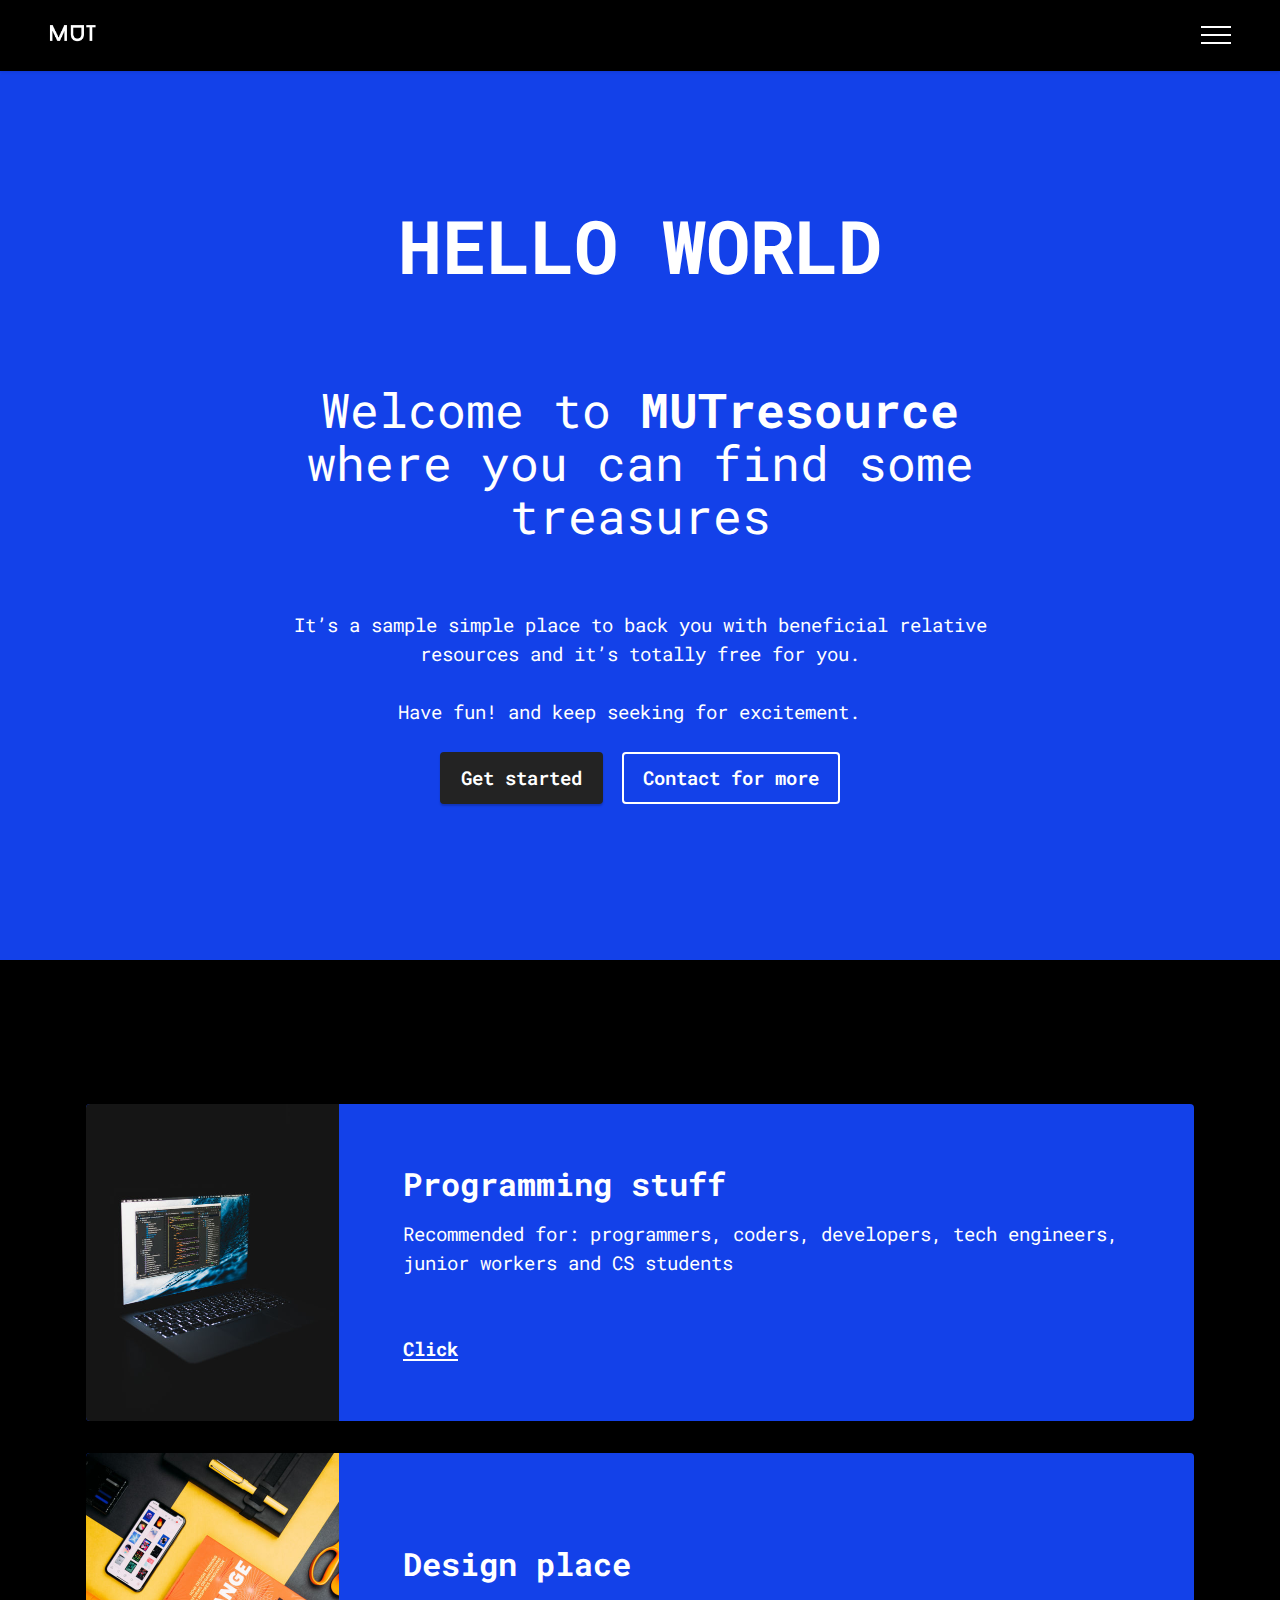
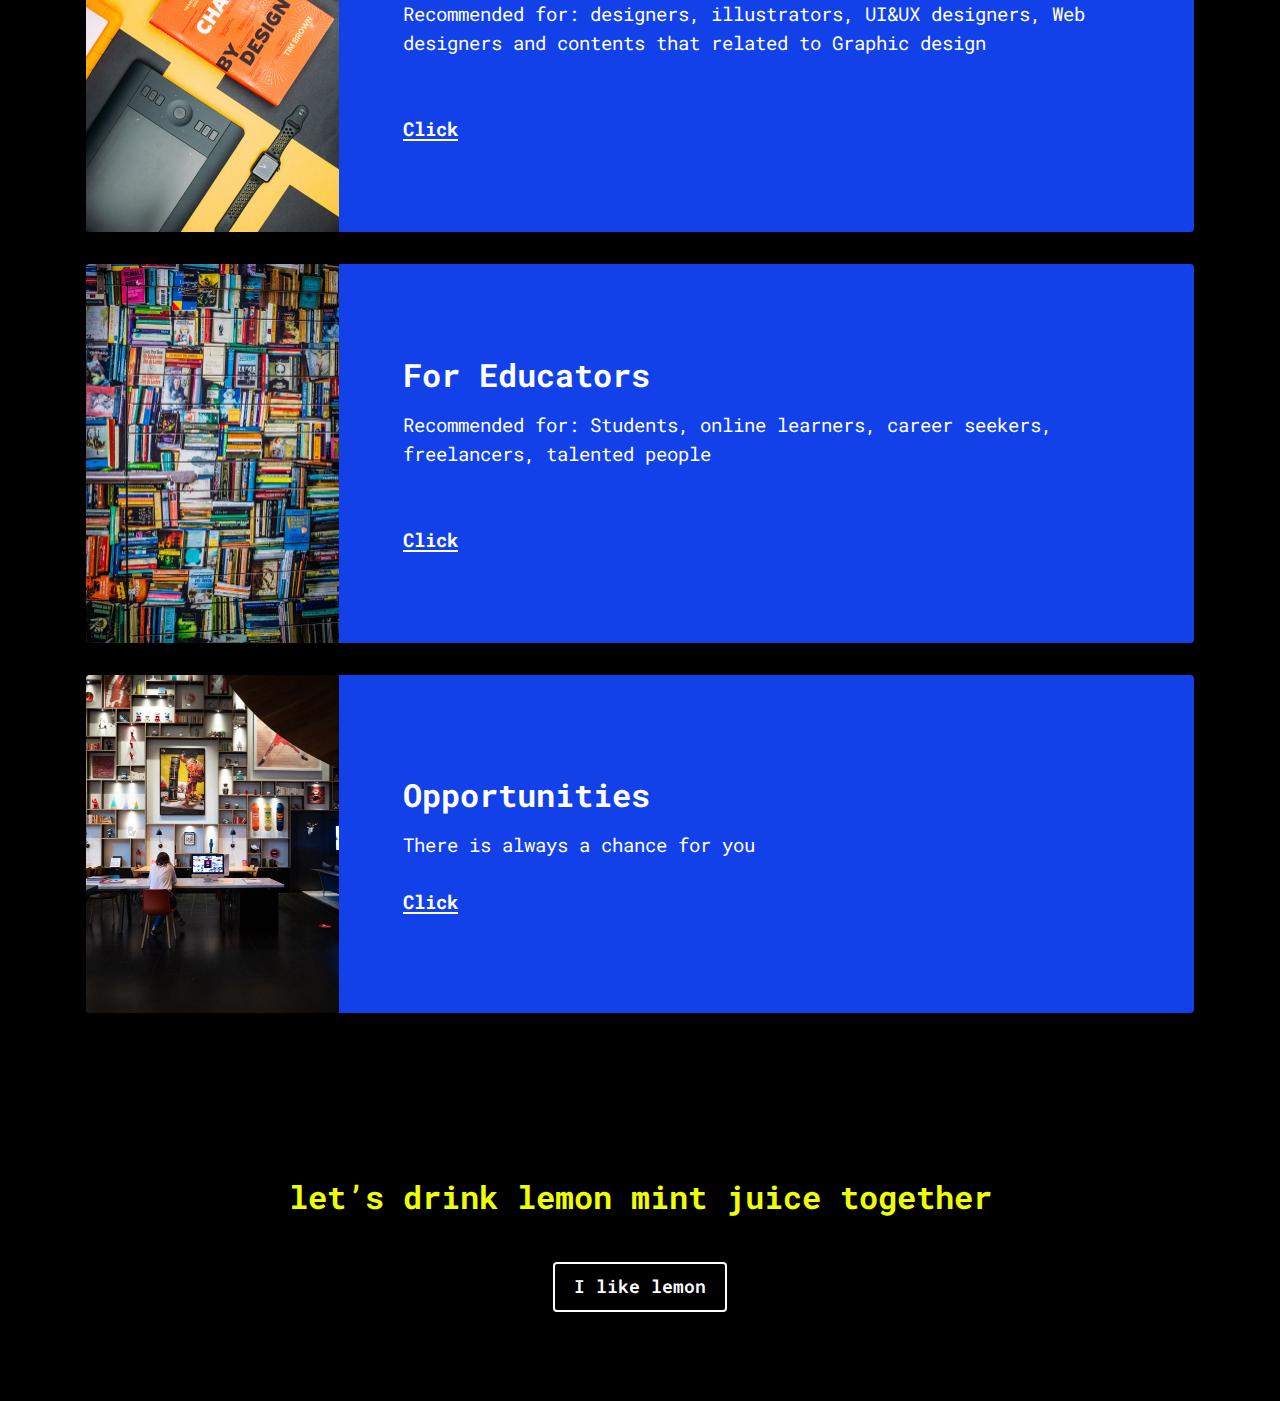
<file: index.html>
<!DOCTYPE html>
<html  >
<head>
  
  <meta charset="UTF-8">
  <meta http-equiv="X-UA-Compatible" content="IE=edge">
  <meta name="generator" content="Mobirise v5.3.0, mobirise.com">
  <meta name="viewport" content="width=device-width, initial-scale=1, minimum-scale=1">
  <link rel="shortcut icon" href="assets/images/mutw-128x128.png" type="image/x-icon">
  <meta name="description" content="A container for useful resources">
  
  
  <title>MUT</title>
  <link rel="stylesheet" href="assets/web/assets/mobirise-icons2/mobirise2.css">
  <link rel="stylesheet" href="assets/tether/tether.min.css">
  <link rel="stylesheet" href="assets/bootstrap/css/bootstrap.min.css">
  <link rel="stylesheet" href="assets/bootstrap/css/bootstrap-grid.min.css">
  <link rel="stylesheet" href="assets/bootstrap/css/bootstrap-reboot.min.css">
  <link rel="stylesheet" href="assets/dropdown/css/style.css">
  <link rel="stylesheet" href="assets/socicon/css/styles.css">
  <link rel="stylesheet" href="assets/theme/css/style.css">
  <link rel="preload" as="style" href="assets/mobirise/css/mbr-additional.css"><link rel="stylesheet" href="assets/mobirise/css/mbr-additional.css" type="text/css">
  
  
  
  
</head>
<body>
  
  <section class="menu menu1 cid-sCCufRMizf" once="menu" id="menu1-a">
    

    <nav class="navbar navbar-dropdown navbar-fixed-top collapsed">
        <div class="container-fluid">
            <div class="navbar-brand">
                <span class="navbar-logo">
                    <a href="index.html">
                        <img src="assets/images/mutw-80x80.png" alt="Home page" style="height: 3rem;">
                    </a>
                </span>
                
            </div>
            <button class="navbar-toggler" type="button" data-toggle="collapse" data-target="#navbarSupportedContent" aria-controls="navbarNavAltMarkup" aria-expanded="false" aria-label="Toggle navigation">
                <div class="hamburger">
                    <span></span>
                    <span></span>
                    <span></span>
                    <span></span>
                </div>
            </button>
            <div class="collapse navbar-collapse" id="navbarSupportedContent">
                <ul class="navbar-nav nav-dropdown nav-right" data-app-modern-menu="true"><li class="nav-item"><a class="nav-link link text-primary display-4" href="index.html">
                            Home</a></li><li class="nav-item"><a class="nav-link link text-primary display-4" href="Contact.html">Contact</a></li>
                    <li class="nav-item"><a class="nav-link link text-primary display-4" href="Programming.html">
                            Programming stuff</a></li>
                    <li class="nav-item"><a class="nav-link link text-primary display-4" href="Design place.html">Design place</a>
                    </li><li class="nav-item"><a class="nav-link link text-primary display-4" href="For educators.html">For educators</a></li><li class="nav-item"><a class="nav-link link text-primary display-4" href="Opportunities.html">Opportunities</a></li><li class="nav-item"><a class="nav-link link text-primary display-4" href="https://ko-fi.com/yasser_mutwakil">Buy me a coffee</a></li></ul>
                
                
            </div>
        </div>
    </nav>
</section>

<section class="header5 cid-sCCaR4shch mbr-fullscreen" id="header5-1">

    

    

    <div class="container-fluid">
        <div class="row justify-content-center">
            <div class="col-12 col-lg-7">
                <h1 class="mbr-section-title mbr-fonts-style mbr-white mb-3 display-1"><strong>HELLO WORLD</strong><br><strong><br></strong></h1>
                <h2 class="mbr-section-subtitle mbr-fonts-style mbr-white mb-3 display-2">Welcome to <strong>MUTresource</strong> where you can find some treasures<br><br></h2>
                <p class="mbr-text mbr-fonts-style mbr-white display-7">It’s a sample simple place to back you with beneficial relative resources and it’s totally free for you.<br><br>Have fun! and keep seeking for excitement.&nbsp;&nbsp;</p>
                <div class="mbr-section-btn mt-3"><a class="btn btn-black display-7" href="index.html#features11-2">Get started</a>
                    <a class="btn btn-primary-outline display-7" href="Contact.html">Contact for more</a></div>
            </div>
        </div>
    </div>
</section>

<section class="features10 cid-sCCaWDfQAD" id="features11-2">
    <!---->
    
    
    <div class="container">
        <div class="title">
            <h3 class="mbr-section-title mbr-fonts-style mb-4 display-2"></h3>
            
        </div>
        <div class="card">
            <div class="card-wrapper">
                <div class="row align-items-center">
                    <div class="col-12 col-md-3">
                        <div class="image-wrapper">
                            <a href="Programming.html"><img src="assets/images/altumcode-u0tbtn8ur8i-unsplash-506x633.jpg" alt="programming stuff" title=""></a>
                        </div>
                    </div>
                    <div class="col-12 col-md">
                        <div class="card-box">
                            <div class="row">
                                <div class="col-12">
                                    <div class="top-line">
                                        <h4 class="card-title mbr-fonts-style display-5"><strong>Programming stuff</strong></h4>
                                        <p class="cost mbr-fonts-style display-5"></p>
                                    </div>
                                </div>
                                <div class="col-12">
                                    <div class="bottom-line">
                                        <p class="mbr-text mbr-fonts-style m-0 display-7">Recommended for: programmers, coders, developers, tech engineers, junior workers and CS students<br><br><br><a href="Programming.html" class="text-secondary text-primary"><strong>Click</strong></a></p>
                                    </div>
                                </div>
                            </div>
                        </div>
                    </div>
                </div>
            </div>
        </div>
        <div class="card">
            <div class="card-wrapper">
                <div class="row align-items-center">
                    <div class="col-12 col-md-3">
                        <div class="image-wrapper">
                            <a href="Design place.html"><img src="assets/images/krisztian-tabori-iyanci0cyrk-unsplash-506x758.jpg" alt="design place" title=""></a>
                        </div>
                    </div>
                    <div class="col-12 col-md">
                        <div class="card-box">
                            <div class="row">
                                <div class="col-12">
                                    <div class="top-line">
                                        <h4 class="card-title mbr-fonts-style display-5"><strong>Design place</strong></h4>
                                        <p class="cost mbr-fonts-style display-5"></p>
                                    </div>
                                </div>
                                <div class="col-12">
                                    <div class="bottom-line">
                                        <p class="mbr-text mbr-fonts-style m-0 display-7">Recommended for: designers, illustrators, UI&amp;UX designers, Web designers and contents that related to Graphic design<br><br><br><a href="Design place.html" class="text-secondary text-primary"><strong>Click</strong></a><br></p>
                                    </div>
                                </div>
                            </div>
                        </div>
                    </div>
                </div>
            </div>
        </div>
        <div class="card">
            <div class="card-wrapper">
                <div class="row align-items-center">
                    <div class="col-12 col-md-3">
                        <div class="image-wrapper">
                            <a href="For educators.html"><img src="assets/images/stephanie-leblanc-1np-jcccwgq-unsplash-506x759.jpg" alt="for educators" title=""></a>
                        </div>
                    </div>
                    <div class="col-12 col-md">
                        <div class="card-box">
                            <div class="row">
                                <div class="col-12">
                                    <div class="top-line">
                                        <h4 class="card-title mbr-fonts-style display-5"><strong>For Educators</strong></h4>
                                        <p class="cost mbr-fonts-style display-5"></p>
                                    </div>
                                </div>
                                <div class="col-12">
                                    <div class="bottom-line">
                                        <p class="mbr-text mbr-fonts-style m-0 display-7">Recommended for: Students, online learners, career seekers, freelancers, talented people<br><br><br><a href="For educators.html" class="text-success text-primary"><strong>Click</strong></a><br></p>
                                    </div>
                                </div>
                            </div>
                        </div>
                    </div>
                </div>
            </div>
        </div>
        <div class="card">
            <div class="card-wrapper">
                <div class="row align-items-center">
                    <div class="col-12 col-md-3">
                        <div class="image-wrapper">
                            <a href="Opportunities.html"><img src="assets/images/yoav-aziz-tznaxxnp-6a-unsplash-506x675.jpg" alt="opportunities " title=""></a>
                        </div>
                    </div>
                    <div class="col-12 col-md">
                        <div class="card-box">
                            <div class="row">
                                <div class="col-12">
                                    <div class="top-line">
                                        <h4 class="card-title mbr-fonts-style display-5"><strong>Opportunities</strong></h4>
                                        <p class="cost mbr-fonts-style display-5"></p>
                                    </div>
                                </div>
                                <div class="col-12">
                                    <div class="bottom-line">
                                        <p class="mbr-text mbr-fonts-style m-0 display-7">
                                            There is always a chance for you<br><br><a href="Opportunities.html" class="text-primary"><strong>Click</strong></a></p>
                                    </div>
                                </div>
                            </div>
                        </div>
                    </div>
                </div>
            </div>
        </div>
        
        
    </div>
</section>

<section class="info1 cid-sCCoobB0f8" id="info1-7">
    
    
    <div class="align-center container-fluid">
        <div class="row justify-content-center">
            <div class="col-12 col-lg-8">
                <h3 class="mbr-section-title mb-4 mbr-fonts-style display-5"><strong>let’s drink lemon mint juice together</strong></h3>
                
                <div class="mbr-section-btn"><a class="btn btn-primary-outline display-4" href="mailto:yasseralcool101@gmail.com">I like lemon</a></div>
            </div>
        </div>
    </div>


</section><section style="background-color: #000000; font-family: -apple-system, BlinkMacSystemFont, 'Segoe UI', 'Roboto', 'Helvetica Neue', Arial, sans-serif; color:#aaa; font-size:12px; padding: 0; align-items: center; display: flex;"><a href="" style="flex: 1 1; height: 3rem; padding-left: 1rem;"></a><p style="flex: 0 0 auto; margin:0; padding-right:1rem;"><a href="https://mobirise.site/c" style="color:#aaa;"></a> </p></section><script src="assets/web/assets/jquery/jquery.min.js"></script>  <script src="assets/popper/popper.min.js"></script>  <script src="assets/tether/tether.min.js"></script>  <script src="assets/bootstrap/js/bootstrap.min.js"></script>  <script src="assets/smoothscroll/smooth-scroll.js"></script>  <script src="assets/dropdown/js/nav-dropdown.js"></script>  <script src="assets/dropdown/js/navbar-dropdown.js"></script>  <script src="assets/touchswipe/jquery.touch-swipe.min.js"></script>  <script src="assets/theme/js/script.js"></script>  

 
 
</body>
</html>
</file>
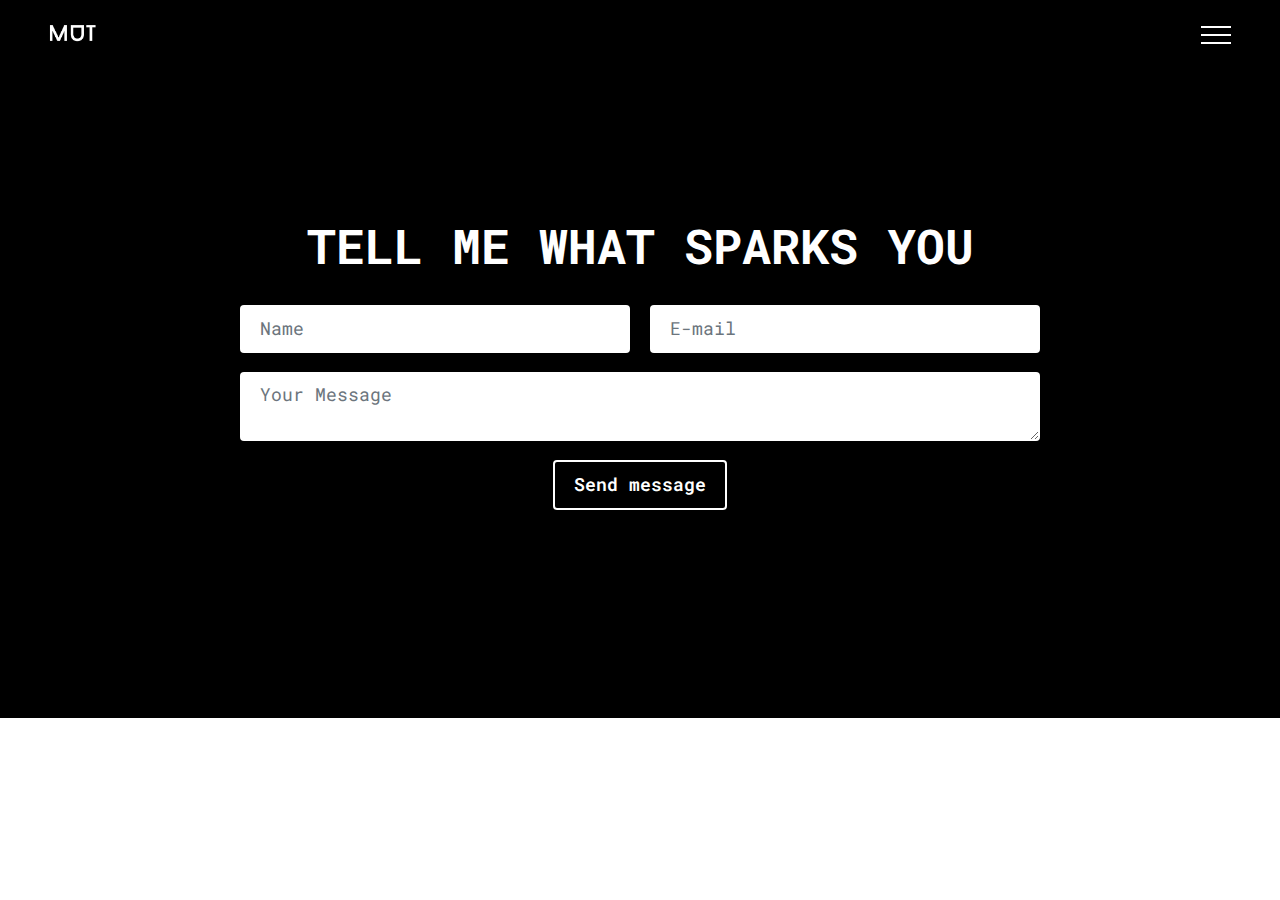
<file: Contact.html>
<!DOCTYPE html>
<html  >
<head>
  
  <meta charset="UTF-8">
  <meta http-equiv="X-UA-Compatible" content="IE=edge">
  <meta name="generator" content="Mobirise v5.3.0, mobirise.com">
  <meta name="viewport" content="width=device-width, initial-scale=1, minimum-scale=1">
  <link rel="shortcut icon" href="assets/images/mutw-128x128.png" type="image/x-icon">
  <meta name="description" content="Contact for further resources for free">
  
  
  <title>Contact</title>
  <link rel="stylesheet" href="assets/web/assets/mobirise-icons2/mobirise2.css">
  <link rel="stylesheet" href="assets/tether/tether.min.css">
  <link rel="stylesheet" href="assets/bootstrap/css/bootstrap.min.css">
  <link rel="stylesheet" href="assets/bootstrap/css/bootstrap-grid.min.css">
  <link rel="stylesheet" href="assets/bootstrap/css/bootstrap-reboot.min.css">
  <link rel="stylesheet" href="assets/formstyler/jquery.formstyler.css">
  <link rel="stylesheet" href="assets/formstyler/jquery.formstyler.theme.css">
  <link rel="stylesheet" href="assets/datepicker/jquery.datetimepicker.min.css">
  <link rel="stylesheet" href="assets/dropdown/css/style.css">
  <link rel="stylesheet" href="assets/socicon/css/styles.css">
  <link rel="stylesheet" href="assets/theme/css/style.css">
  <link rel="preload" as="style" href="assets/mobirise/css/mbr-additional.css"><link rel="stylesheet" href="assets/mobirise/css/mbr-additional.css" type="text/css">
  
  
  
  
</head>
<body>
  
  <section class="menu menu1 cid-sCCufRMizf" once="menu" id="menu1-a">
    

    <nav class="navbar navbar-dropdown navbar-fixed-top collapsed">
        <div class="container-fluid">
            <div class="navbar-brand">
                <span class="navbar-logo">
                    <a href="index.html">
                        <img src="assets/images/mutw-80x80.png" alt="Home page" style="height: 3rem;">
                    </a>
                </span>
                
            </div>
            <button class="navbar-toggler" type="button" data-toggle="collapse" data-target="#navbarSupportedContent" aria-controls="navbarNavAltMarkup" aria-expanded="false" aria-label="Toggle navigation">
                <div class="hamburger">
                    <span></span>
                    <span></span>
                    <span></span>
                    <span></span>
                </div>
            </button>
            <div class="collapse navbar-collapse" id="navbarSupportedContent">
                <ul class="navbar-nav nav-dropdown nav-right" data-app-modern-menu="true"><li class="nav-item"><a class="nav-link link text-primary display-4" href="index.html">
                            Home</a></li><li class="nav-item"><a class="nav-link link text-primary display-4" href="Contact.html">Contact</a></li>
                    <li class="nav-item"><a class="nav-link link text-primary display-4" href="Programming.html">
                            Programming stuff</a></li>
                    <li class="nav-item"><a class="nav-link link text-primary display-4" href="Design place.html">Design place</a>
                    </li><li class="nav-item"><a class="nav-link link text-primary display-4" href="For educators.html">For educators</a></li><li class="nav-item"><a class="nav-link link text-primary display-4" href="Opportunities.html">Opportunities</a></li><li class="nav-item"><a class="nav-link link text-primary display-4" href="https://ko-fi.com/yasser_mutwakil">Buy me a coffee</a></li></ul>
                
                
            </div>
        </div>
    </nav>
</section>

<section class="form5 cid-sCCevjxtL2" id="form5-3">
    
    
    <div class="container-fluid">
        <div class="mbr-section-head">
            <h3 class="mbr-section-title mbr-fonts-style align-center mb-0 display-2">
                <strong>TELL ME WHAT SPARKS YOU</strong></h3>
            
        </div>
        <div class="row justify-content-center mt-4">
            <div class="col-lg-8 mx-auto mbr-form" data-form-type="formoid">
                <form action="https://mobirise.eu/" method="POST" class="mbr-form form-with-styler" data-form-title="Form Name"><input type="hidden" name="email" data-form-email="true" value="kGHPoAx0RxYAED5E5wpbNho+qoQFLX76EUBKvq6luGNvSWM0NkxlNN4SaiBjVlqtBLtOKywHP2x4FBgjyDvcFm0ILkgpOASOVJyhuf2SJWRU8QNtr6xw66WGxsz3QW8W">
                    <div class="row">
                        <div hidden="hidden" data-form-alert="" class="alert alert-success col-12">Thank you, I’ll be there for you</div>
                        <div hidden="hidden" data-form-alert-danger="" class="alert alert-danger col-12">Oops...! some
                            problem!</div>
                    </div>
                    <div class="dragArea row">
                        <div class="col-md col-sm-12 form-group" data-for="name">
                            <input type="text" name="name" placeholder="Name" data-form-field="name" class="form-control" value="" id="name-form5-3">
                        </div>
                        <div class="col-md col-sm-12 form-group" data-for="email">
                            <input type="email" name="email" placeholder="E-mail" data-form-field="email" class="form-control" value="" id="email-form5-3">
                        </div>
                        
                        <div class="col-12 form-group" data-for="textarea">
                            <textarea name="textarea" placeholder="Your Message" data-form-field="textarea" class="form-control" id="textarea-form5-3"></textarea>
                        </div>
                        <div class="col-lg-12 col-md-12 col-sm-12 align-center mbr-section-btn"><button type="submit" class="btn btn-primary-outline display-4">Send message</button></div>
                    </div>
                </form>
            </div>
        </div>
    </div>
</section><section style="background-color: #000000; font-family: -apple-system, BlinkMacSystemFont, 'Segoe UI', 'Roboto', 'Helvetica Neue', Arial, sans-serif; color:#aaa; font-size:12px; padding: 0; align-items: center; display: flex;"><a href="" style="flex: 1 1; height: 3rem; padding-left: 1rem;"></a><p style="flex: 0 0 auto; margin:0; padding-right:1rem;"><a href="https://mobirise.site/c" style="color:#aaa;"></a> </p></section><script src="assets/web/assets/jquery/jquery.min.js"></script>  <script src="assets/popper/popper.min.js"></script>  <script src="assets/tether/tether.min.js"></script>  <script src="assets/bootstrap/js/bootstrap.min.js"></script>  <script src="assets/smoothscroll/smooth-scroll.js"></script>  <script src="assets/dropdown/js/nav-dropdown.js"></script>  <script src="assets/dropdown/js/navbar-dropdown.js"></script>  <script src="assets/touchswipe/jquery.touch-swipe.min.js"></script>  <script src="assets/theme/js/script.js"></script>  
  
  
</body>
</html>
</file>
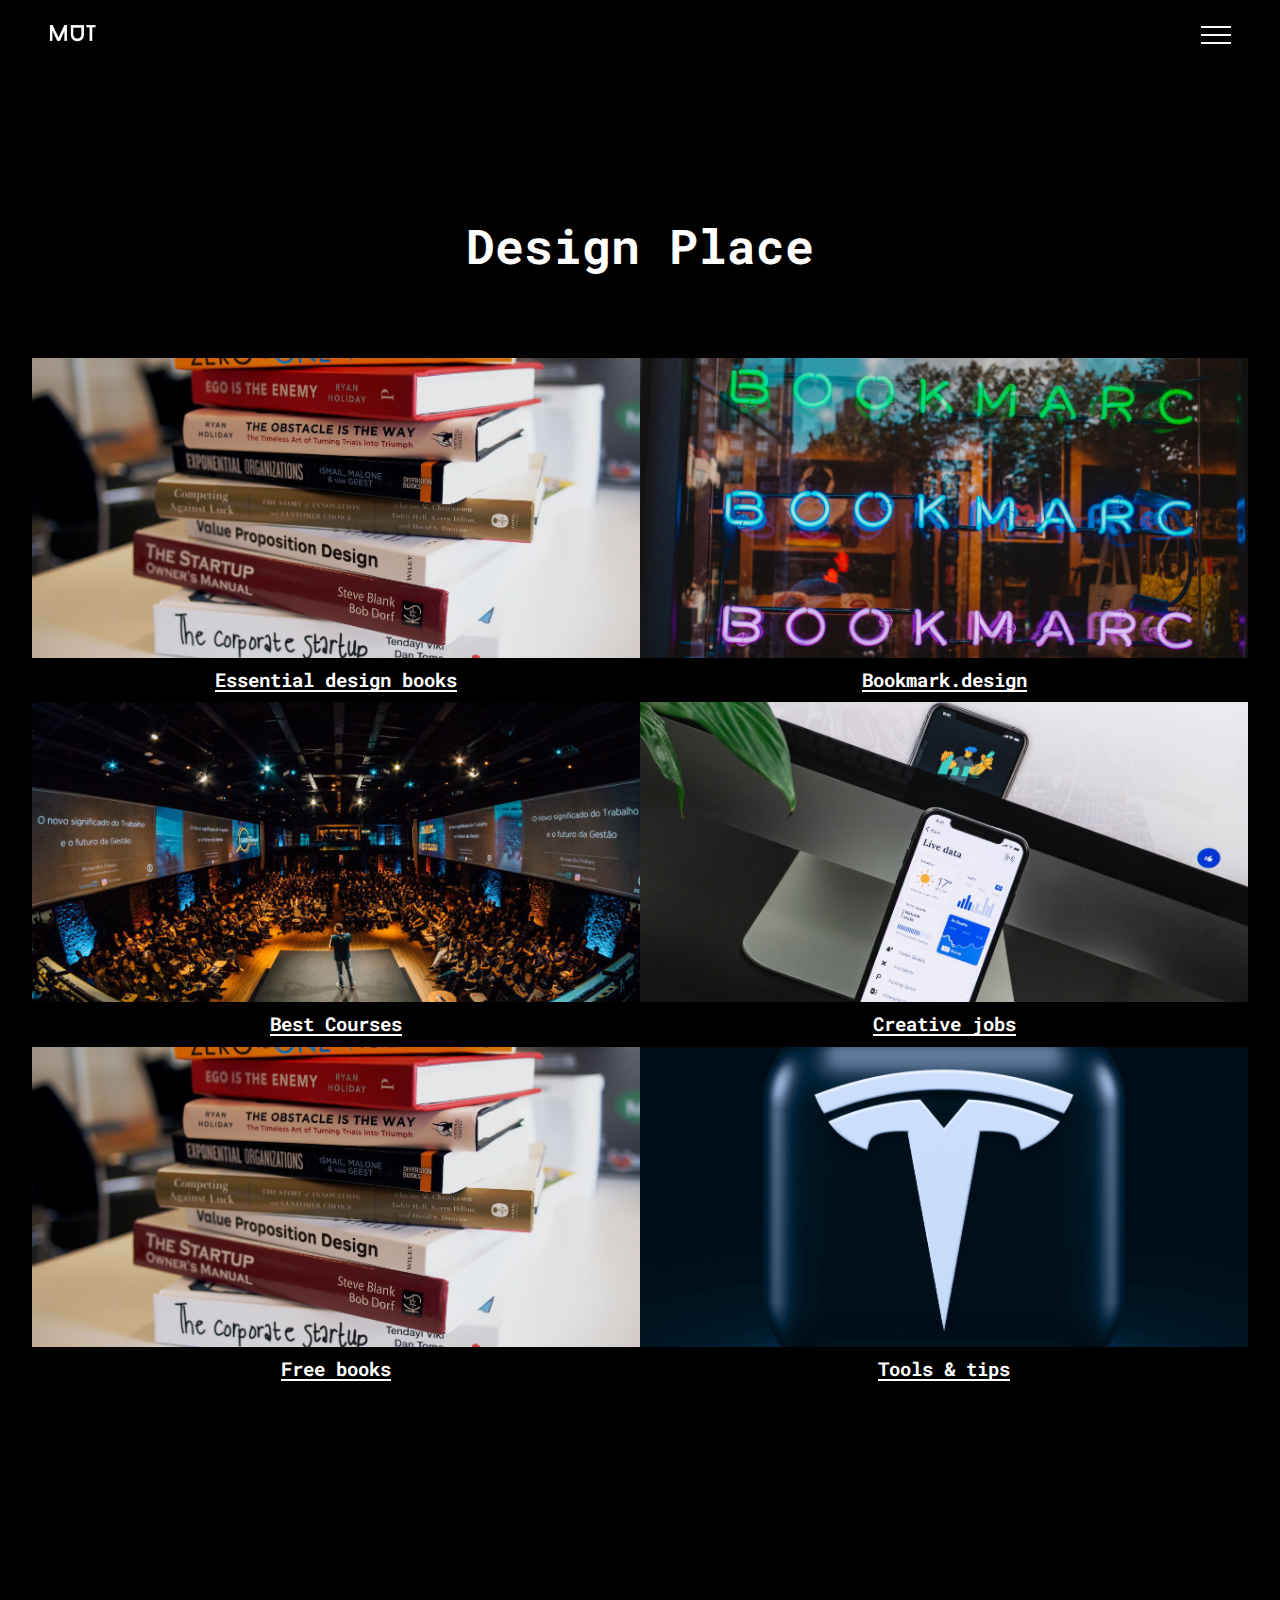
<file: Design place.html>
<!DOCTYPE html>
<html  >
<head>

  <meta charset="UTF-8">
  <meta http-equiv="X-UA-Compatible" content="IE=edge">
  <meta name="generator" content="Mobirise v5.3.0, mobirise.com">
  <meta name="viewport" content="width=device-width, initial-scale=1, minimum-scale=1">
  <link rel="shortcut icon" href="assets/images/mutw-128x128.png" type="image/x-icon">
  <meta name="description" content="A perfect place made to assist creative designers">
  
  
  <title>Design place</title>
  <link rel="stylesheet" href="assets/web/assets/mobirise-icons2/mobirise2.css">
  <link rel="stylesheet" href="assets/tether/tether.min.css">
  <link rel="stylesheet" href="assets/bootstrap/css/bootstrap.min.css">
  <link rel="stylesheet" href="assets/bootstrap/css/bootstrap-grid.min.css">
  <link rel="stylesheet" href="assets/bootstrap/css/bootstrap-reboot.min.css">
  <link rel="stylesheet" href="assets/dropdown/css/style.css">
  <link rel="stylesheet" href="assets/socicon/css/styles.css">
  <link rel="stylesheet" href="assets/theme/css/style.css">
  <link rel="preload" as="style" href="assets/mobirise/css/mbr-additional.css"><link rel="stylesheet" href="assets/mobirise/css/mbr-additional.css" type="text/css">
  
  
  
  
</head>
<body>
  
  <section class="menu menu1 cid-sCCufRMizf" once="menu" id="menu1-b">
    

    <nav class="navbar navbar-dropdown navbar-fixed-top collapsed">
        <div class="container-fluid">
            <div class="navbar-brand">
                <span class="navbar-logo">
                    <a href="index.html">
                        <img src="assets/images/mutw-80x80.png" alt="Home page" style="height: 3rem;">
                    </a>
                </span>
                
            </div>
            <button class="navbar-toggler" type="button" data-toggle="collapse" data-target="#navbarSupportedContent" aria-controls="navbarNavAltMarkup" aria-expanded="false" aria-label="Toggle navigation">
                <div class="hamburger">
                    <span></span>
                    <span></span>
                    <span></span>
                    <span></span>
                </div>
            </button>
            <div class="collapse navbar-collapse" id="navbarSupportedContent">
                <ul class="navbar-nav nav-dropdown nav-right" data-app-modern-menu="true"><li class="nav-item"><a class="nav-link link text-primary display-4" href="index.html">
                            Home</a></li><li class="nav-item"><a class="nav-link link text-primary display-4" href="Contact.html">Contact</a></li>
                    <li class="nav-item"><a class="nav-link link text-primary display-4" href="Programming.html">
                            Programming stuff</a></li>
                    <li class="nav-item"><a class="nav-link link text-primary display-4" href="Design place.html">Design place</a>
                    </li><li class="nav-item"><a class="nav-link link text-primary display-4" href="For educators.html">For educators</a></li><li class="nav-item"><a class="nav-link link text-primary display-4" href="Opportunities.html">Opportunities</a></li><li class="nav-item"><a class="nav-link link text-primary display-4" href="https://ko-fi.com/yasser_mutwakil">Buy me a coffee</a></li></ul>
                
                
            </div>
        </div>
    </nav>
</section>

<section class="gallery6 mbr-gallery cid-sCCEBuTBRt" id="gallery6-e">
    

    

    <div class="container-fluid">
        <div class="mbr-section-head">
            <h3 class="mbr-section-title mbr-fonts-style align-center m-0 display-2"><strong>Design Place</strong><br><strong><br></strong></h3>
            
        </div>
        <div class="row mbr-gallery mt-4">
            
            <div class="col-12 col-md-6 col-lg-6 item gallery-image active">
                <div class="item-wrapper" data-toggle="modal" data-target="#sCDMb54vm5-modal">
                    <a href="https://kit.co/TheFuturIsHere/essential-design-books"><img class="w-100" src="assets/images/daria-nepriakhina-xy55bl5mzam-unsplash-1287x831.jpg" alt="essential books" data-slide-to="0" data-target="#lb-sCDMb54vm5"></a>
                    <div class="icon-wrapper">
                        <span class="mobi-mbri mobi-mbri-search mbr-iconfont mbr-iconfont-btn"></span>
                    </div>
                </div>
                <h6 class="mbr-item-subtitle mbr-fonts-style align-center mb-2 mt-2 display-7"><a href="https://kit.co/TheFuturIsHere/essential-design-books" class="text-primary"><strong>Essential design books</strong></a></h6>
            </div>
            <div class="col-12 col-md-6 col-lg-6 item gallery-image">
                <div class="item-wrapper" data-toggle="modal" data-target="#sCDMb54vm5-modal">
                    <a href="https://www.bookmarks.design/"><img class="w-100" src="assets/images/antonio-dicaterina-vdaojvl5fl8-unsplash-1287x1936.jpg" alt="bookmark" data-slide-to="1" data-target="#lb-sCDMb54vm5"></a>
                    <div class="icon-wrapper">
                        <span class="mobi-mbri mobi-mbri-search mbr-iconfont mbr-iconfont-btn"></span>
                    </div>
                </div>
                <h6 class="mbr-item-subtitle mbr-fonts-style align-center mb-2 mt-2 display-7"><a href="https://www.bookmarks.design/" class="text-primary"><strong>Bookmark.design</strong></a></h6>
            </div>
            <div class="col-12 col-md-6 col-lg-6 item gallery-image">
                <div class="item-wrapper" data-toggle="modal" data-target="#sCDMb54vm5-modal">
                    <a href="https://dribbble.com/stories/2020/10/08/free-graphic-design-courses-online"><img class="w-100" src="assets/images/alexandre-pellaes-6vajp0pscx0-unsplash-643x429.jpg" alt="best courses" data-slide-to="2" data-target="#lb-sCDMb54vm5"></a>
                    <div class="icon-wrapper">
                        <span class="mobi-mbri mobi-mbri-search mbr-iconfont mbr-iconfont-btn"></span>
                    </div>
                </div>
                <h6 class="mbr-item-subtitle mbr-fonts-style align-center mb-2 mt-2 display-7"><a href="https://dribbble.com/stories/2020/10/08/free-graphic-design-courses-online" class="text-primary"><strong>Best Courses</strong></a></h6>
            </div><div class="col-12 col-md-6 col-lg-6 item gallery-image">
                <div class="item-wrapper" data-toggle="modal" data-target="#sCDMb54vm5-modal">
                    <a href="https://www.behance.net/joblist?tracking_source=nav20"><img class="w-100" src="assets/images/balazs-ketyi-l0nipfx-ry4-unsplash-1287x1609.jpg" alt="creative jobs" data-slide-to="3" data-target="#lb-sCDMb54vm5"></a>
                    <div class="icon-wrapper">
                        <span class="mobi-mbri mobi-mbri-search mbr-iconfont mbr-iconfont-btn"></span>
                    </div>
                </div>
                <h6 class="mbr-item-subtitle mbr-fonts-style align-center mb-2 mt-2 display-7"><a href="https://www.behance.net/joblist?tracking_source=nav20" class="text-primary"><strong>Creative jobs</strong></a></h6>
            </div><div class="col-12 col-md-6 col-lg-6 item gallery-image">
                <div class="item-wrapper" data-toggle="modal" data-target="#sCDMb54vm5-modal">
                    <a href="https://undsgn.com/design-free-ebooks/"><img class="w-100" src="assets/images/daria-nepriakhina-xy55bl5mzam-unsplash-1287x831.jpg" alt="free books" data-slide-to="4" data-target="#lb-sCDMb54vm5"></a>
                    <div class="icon-wrapper">
                        <span class="mobi-mbri mobi-mbri-search mbr-iconfont mbr-iconfont-btn"></span>
                    </div>
                </div>
                <h6 class="mbr-item-subtitle mbr-fonts-style align-center mb-2 mt-2 display-7"><a href="https://undsgn.com/design-free-ebooks/" class="text-primary"><strong>Free books</strong></a></h6>
            </div><div class="col-12 col-md-6 col-lg-6 item gallery-image">
                <div class="item-wrapper" data-toggle="modal" data-target="#sCDMb54vm5-modal">
                    <a href="https://www.gettoby.com/p/qqhv46zr39f2"><img class="w-100" src="assets/images/alexander-shatov-cys3w7-mxdu-unsplash-1287x2288.jpg" alt="tools and tips" data-slide-to="5" data-target="#lb-sCDMb54vm5"></a>
                    <div class="icon-wrapper">
                        <span class="mobi-mbri mobi-mbri-search mbr-iconfont mbr-iconfont-btn"></span>
                    </div>
                </div>
                <h6 class="mbr-item-subtitle mbr-fonts-style align-center mb-2 mt-2 display-7"><a href="https://www.gettoby.com/p/qqhv46zr39f2" class="text-primary"><strong>Tools &amp; tips</strong></a></h6>
            </div>
        </div>

        <div class="modal mbr-slider" tabindex="-1" role="dialog" aria-hidden="true" id="sCDMb54vm5-modal">
            <div class="modal-dialog" role="document">
                <div class="modal-content">
                    <div class="modal-body">
                        <div class="carousel slide carousel-fade" id="lb-sCDMb54vm5" data-interval="5000">
                            <div class="carousel-inner">
                                
                                <div class="carousel-item active">
                                    <img class="d-block w-100" src="assets/images/daria-nepriakhina-xy55bl5mzam-unsplash-1287x831.jpg" alt="">
                                </div>
                                <div class="carousel-item">
                                    <img class="d-block w-100" src="assets/images/antonio-dicaterina-vdaojvl5fl8-unsplash-1287x1936.jpg" alt="">
                                </div>
                                <div class="carousel-item">
                                    <img class="d-block w-100" src="assets/images/alexandre-pellaes-6vajp0pscx0-unsplash-643x429.jpg" alt="">
                                </div><div class="carousel-item">
                                    <img class="d-block w-100" src="assets/images/balazs-ketyi-l0nipfx-ry4-unsplash-1287x1609.jpg" alt="">
                                </div><div class="carousel-item">
                                    <img class="d-block w-100" src="assets/images/daria-nepriakhina-xy55bl5mzam-unsplash-1287x831.jpg" alt="">
                                </div><div class="carousel-item">
                                    <img class="d-block w-100" src="assets/images/alexander-shatov-cys3w7-mxdu-unsplash-1287x2288.jpg" alt="">
                                </div>
                            </div>
                            <ol class="carousel-indicators">
                                <li data-slide-to="0" class="active" data-target="#lb-sCDMb54vm5"></li>
                                <li data-slide-to="1" data-target="#lb-sCDMb54vm5"></li>
                                <li data-slide-to="2" data-target="#lb-sCDMb54vm5"></li>
                                <li data-slide-to="3" data-target="#lb-sCDMb54vm5"></li><li data-slide-to="4" data-target="#lb-sCDMb54vm5"></li><li data-slide-to="5" data-target="#lb-sCDMb54vm5"></li>
                            </ol>
                            <a role="button" href="" class="close" data-dismiss="modal" aria-label="Close">
                            </a>
                            <a class="carousel-control-prev carousel-control" role="button" data-slide="prev" href="#lb-sCDMb54vm5">
                                <span class="mobi-mbri mobi-mbri-arrow-prev" aria-hidden="true"></span>
                                <span class="sr-only">Previous</span>
                            </a>
                            <a class="carousel-control-next carousel-control" role="button" data-slide="next" href="#lb-sCDMb54vm5">
                                <span class="mobi-mbri mobi-mbri-arrow-next" aria-hidden="true"></span>
                                <span class="sr-only">Next</span>
                            </a>
                        </div>
                    </div>
                </div>
            </div>
        </div>
    </div>
</section><section style="background-color: #000000; font-family: -apple-system, BlinkMacSystemFont, 'Segoe UI', 'Roboto', 'Helvetica Neue', Arial, sans-serif; color:#aaa; font-size:12px; padding: 0; align-items: center; display: flex;"><a href="" style="flex: 1 1; height: 3rem; padding-left: 1rem;"></a><p style="flex: 0 0 auto; margin:0; padding-right:1rem;"><a href="https://mobirise.site/c" style="color:#aaa;"></a> </p></section><script src="assets/web/assets/jquery/jquery.min.js"></script>  <script src="assets/popper/popper.min.js"></script>  <script src="assets/tether/tether.min.js"></script>  <script src="assets/bootstrap/js/bootstrap.min.js"></script>  <script src="assets/smoothscroll/smooth-scroll.js"></script>  <script src="assets/dropdown/js/nav-dropdown.js"></script>  <script src="assets/dropdown/js/navbar-dropdown.js"></script>  <script src="assets/touchswipe/jquery.touch-swipe.min.js"></script>  <script src="assets/theme/js/script.js"></script>  
  
  
</body>
</html>
</file>
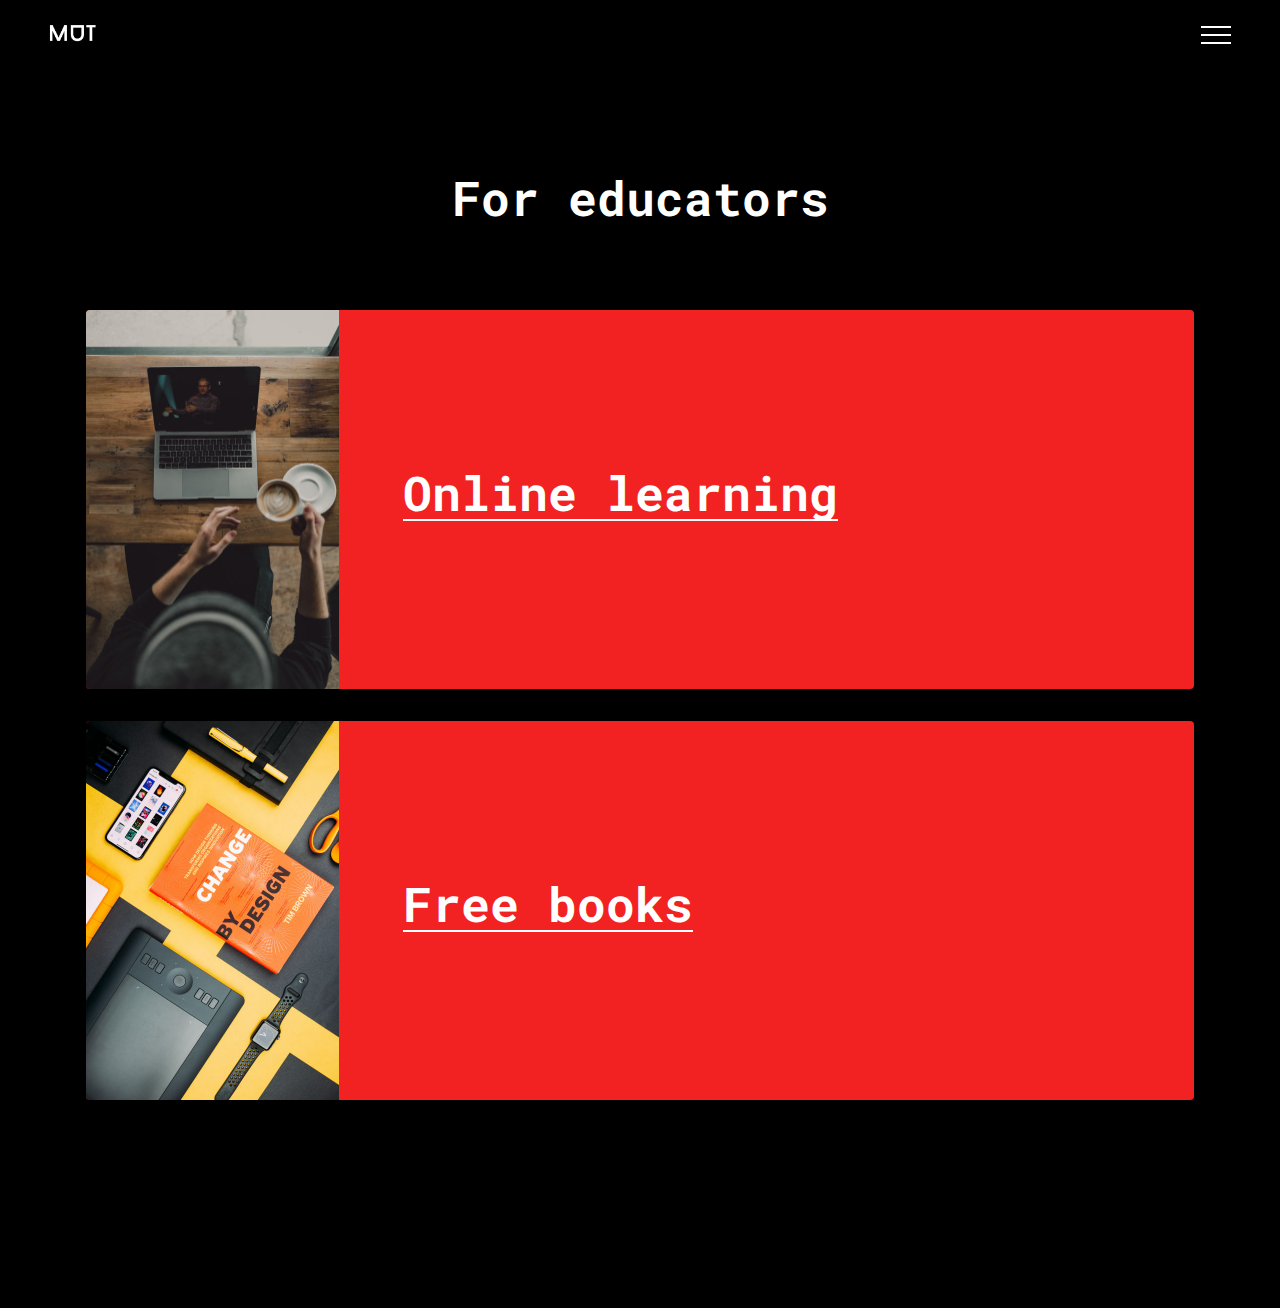
<file: For educators.html>
<!DOCTYPE html>
<html  >
<head>
  
  <meta charset="UTF-8">
  <meta http-equiv="X-UA-Compatible" content="IE=edge">
  <meta name="generator" content="Mobirise v5.3.0, mobirise.com">
  <meta name="viewport" content="width=device-width, initial-scale=1, minimum-scale=1">
  <link rel="shortcut icon" href="assets/images/mutw-128x128.png" type="image/x-icon">
  <meta name="description" content="learn online with open and salable platforms">
  
  
  <title>For educators</title>
  <link rel="stylesheet" href="assets/web/assets/mobirise-icons2/mobirise2.css">
  <link rel="stylesheet" href="assets/tether/tether.min.css">
  <link rel="stylesheet" href="assets/bootstrap/css/bootstrap.min.css">
  <link rel="stylesheet" href="assets/bootstrap/css/bootstrap-grid.min.css">
  <link rel="stylesheet" href="assets/bootstrap/css/bootstrap-reboot.min.css">
  <link rel="stylesheet" href="assets/dropdown/css/style.css">
  <link rel="stylesheet" href="assets/socicon/css/styles.css">
  <link rel="stylesheet" href="assets/theme/css/style.css">
  <link rel="preload" as="style" href="assets/mobirise/css/mbr-additional.css"><link rel="stylesheet" href="assets/mobirise/css/mbr-additional.css" type="text/css">
  
  
  
  
</head>
<body>
  
  <section class="menu menu1 cid-sCCufRMizf" once="menu" id="menu1-c">
    

    <nav class="navbar navbar-dropdown navbar-fixed-top collapsed">
        <div class="container-fluid">
            <div class="navbar-brand">
                <span class="navbar-logo">
                    <a href="index.html">
                        <img src="assets/images/mutw-80x80.png" alt="Home page" style="height: 3rem;">
                    </a>
                </span>
                
            </div>
            <button class="navbar-toggler" type="button" data-toggle="collapse" data-target="#navbarSupportedContent" aria-controls="navbarNavAltMarkup" aria-expanded="false" aria-label="Toggle navigation">
                <div class="hamburger">
                    <span></span>
                    <span></span>
                    <span></span>
                    <span></span>
                </div>
            </button>
            <div class="collapse navbar-collapse" id="navbarSupportedContent">
                <ul class="navbar-nav nav-dropdown nav-right" data-app-modern-menu="true"><li class="nav-item"><a class="nav-link link text-primary display-4" href="index.html">
                            Home</a></li><li class="nav-item"><a class="nav-link link text-primary display-4" href="Contact.html">Contact</a></li>
                    <li class="nav-item"><a class="nav-link link text-primary display-4" href="Programming.html">
                            Programming stuff</a></li>
                    <li class="nav-item"><a class="nav-link link text-primary display-4" href="Design place.html">Design place</a>
                    </li><li class="nav-item"><a class="nav-link link text-primary display-4" href="For educators.html">For educators</a></li><li class="nav-item"><a class="nav-link link text-primary display-4" href="Opportunities.html">Opportunities</a></li><li class="nav-item"><a class="nav-link link text-primary display-4" href="https://ko-fi.com/yasser_mutwakil">Buy me a coffee</a></li></ul>
                
                
            </div>
        </div>
    </nav>
</section>

<section class="features10 cid-sCCXneZZ9U" id="features11-q">
    <!---->
    
    
    <div class="container">
        <div class="title">
            <h3 class="mbr-section-title mbr-fonts-style mb-4 display-2"><strong>For educators<br></strong><br></h3>
            
        </div>
        <div class="card">
            <div class="card-wrapper">
                <div class="row align-items-center">
                    <div class="col-12 col-md-3">
                        <div class="image-wrapper">
                            <a href="https://www.gettoby.com/p/1mqd73h79nl5"><img src="assets/images/nathan-ansell-jvbnsrcxxic-unsplash-506x759.jpg" alt="online courses" title=""></a>
                        </div>
                    </div>
                    <div class="col-12 col-md">
                        <div class="card-box">
                            <div class="row">
                                <div class="col-12">
                                    <div class="top-line">
                                        <h4 class="card-title mbr-fonts-style display-2"><a href="https://www.gettoby.com/p/1mqd73h79nl5" class="text-primary"><strong>Online learning</strong></a></h4>
                                        <p class="cost mbr-fonts-style display-5"></p>
                                    </div>
                                </div>
                                <div class="col-12">
                                    <div class="bottom-line">
                                        <p class="mbr-text mbr-fonts-style m-0 display-7"></p>
                                    </div>
                                </div>
                            </div>
                        </div>
                    </div>
                </div>
            </div>
        </div>
        <div class="card">
            <div class="card-wrapper">
                <div class="row align-items-center">
                    <div class="col-12 col-md-3">
                        <div class="image-wrapper">
                            <a href="https://www.gettoby.com/p/s6skf6mw66vk"><img src="assets/images/krisztian-tabori-iyanci0cyrk-unsplash-506x758.jpg" alt="free books" title=""></a>
                        </div>
                    </div>
                    <div class="col-12 col-md">
                        <div class="card-box">
                            <div class="row">
                                <div class="col-12">
                                    <div class="top-line">
                                        <h4 class="card-title mbr-fonts-style display-2"><a href="https://www.gettoby.com/p/s6skf6mw66vk" class="text-primary"><strong>Free books</strong></a></h4>
                                        <p class="cost mbr-fonts-style display-5"></p>
                                    </div>
                                </div>
                                <div class="col-12">
                                    <div class="bottom-line">
                                        <p class="mbr-text mbr-fonts-style m-0 display-7"></p>
                                    </div>
                                </div>
                            </div>
                        </div>
                    </div>
                </div>
            </div>
        </div>
        
        
        
        
    </div>
</section><section style="background-color: #000000; font-family: -apple-system, BlinkMacSystemFont, 'Segoe UI', 'Roboto', 'Helvetica Neue', Arial, sans-serif; color:#aaa; font-size:12px; padding: 0; align-items: center; display: flex;"><a href="" style="flex: 1 1; height: 3rem; padding-left: 1rem;"></a><p style="flex: 0 0 auto; margin:0; padding-right:1rem;"><a href="https://mobirise.site/c" style="color:#aaa;"></a> </p></section><script src="assets/web/assets/jquery/jquery.min.js"></script>  <script src="assets/popper/popper.min.js"></script>  <script src="assets/tether/tether.min.js"></script>  <script src="assets/bootstrap/js/bootstrap.min.js"></script>  <script src="assets/smoothscroll/smooth-scroll.js"></script>  <script src="assets/dropdown/js/nav-dropdown.js"></script>  <script src="assets/dropdown/js/navbar-dropdown.js"></script>  <script src="assets/touchswipe/jquery.touch-swipe.min.js"></script>  <script src="assets/theme/js/script.js"></script>  
  
  
</body>
</html>
</file>
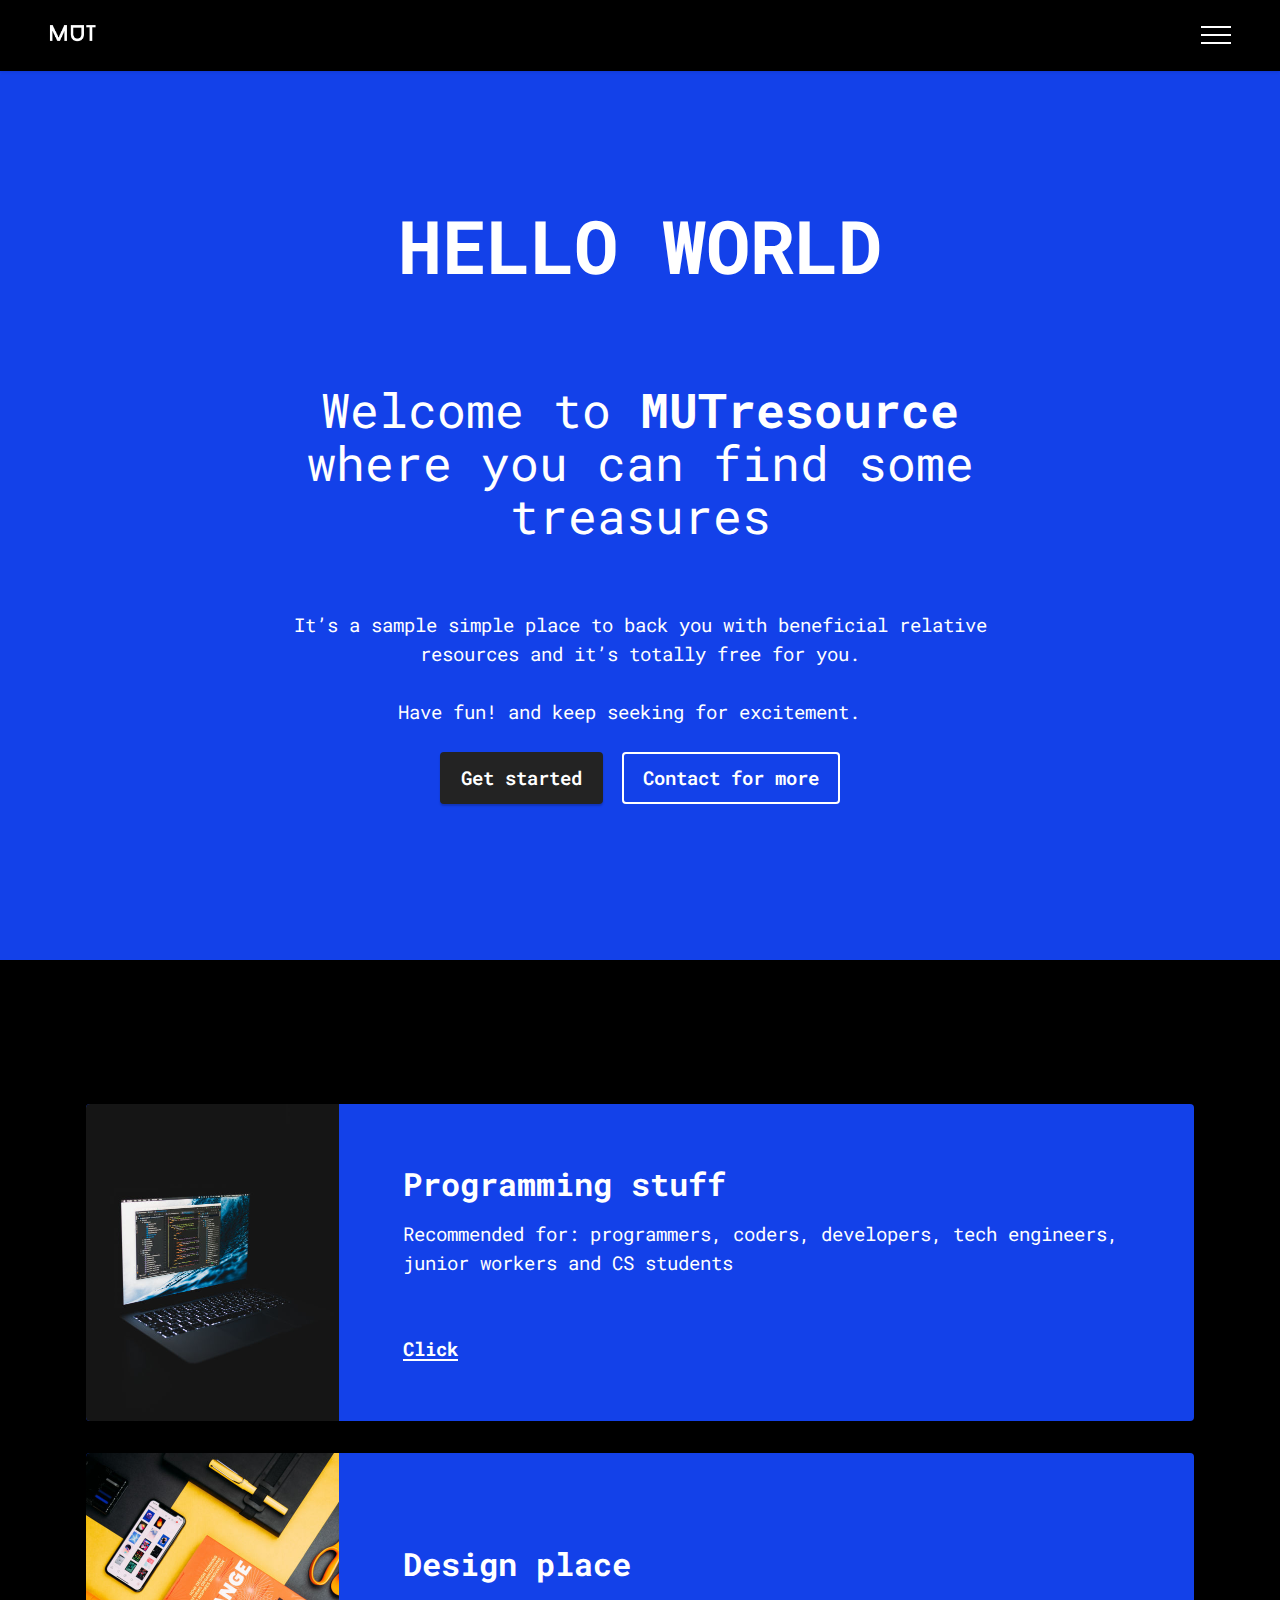
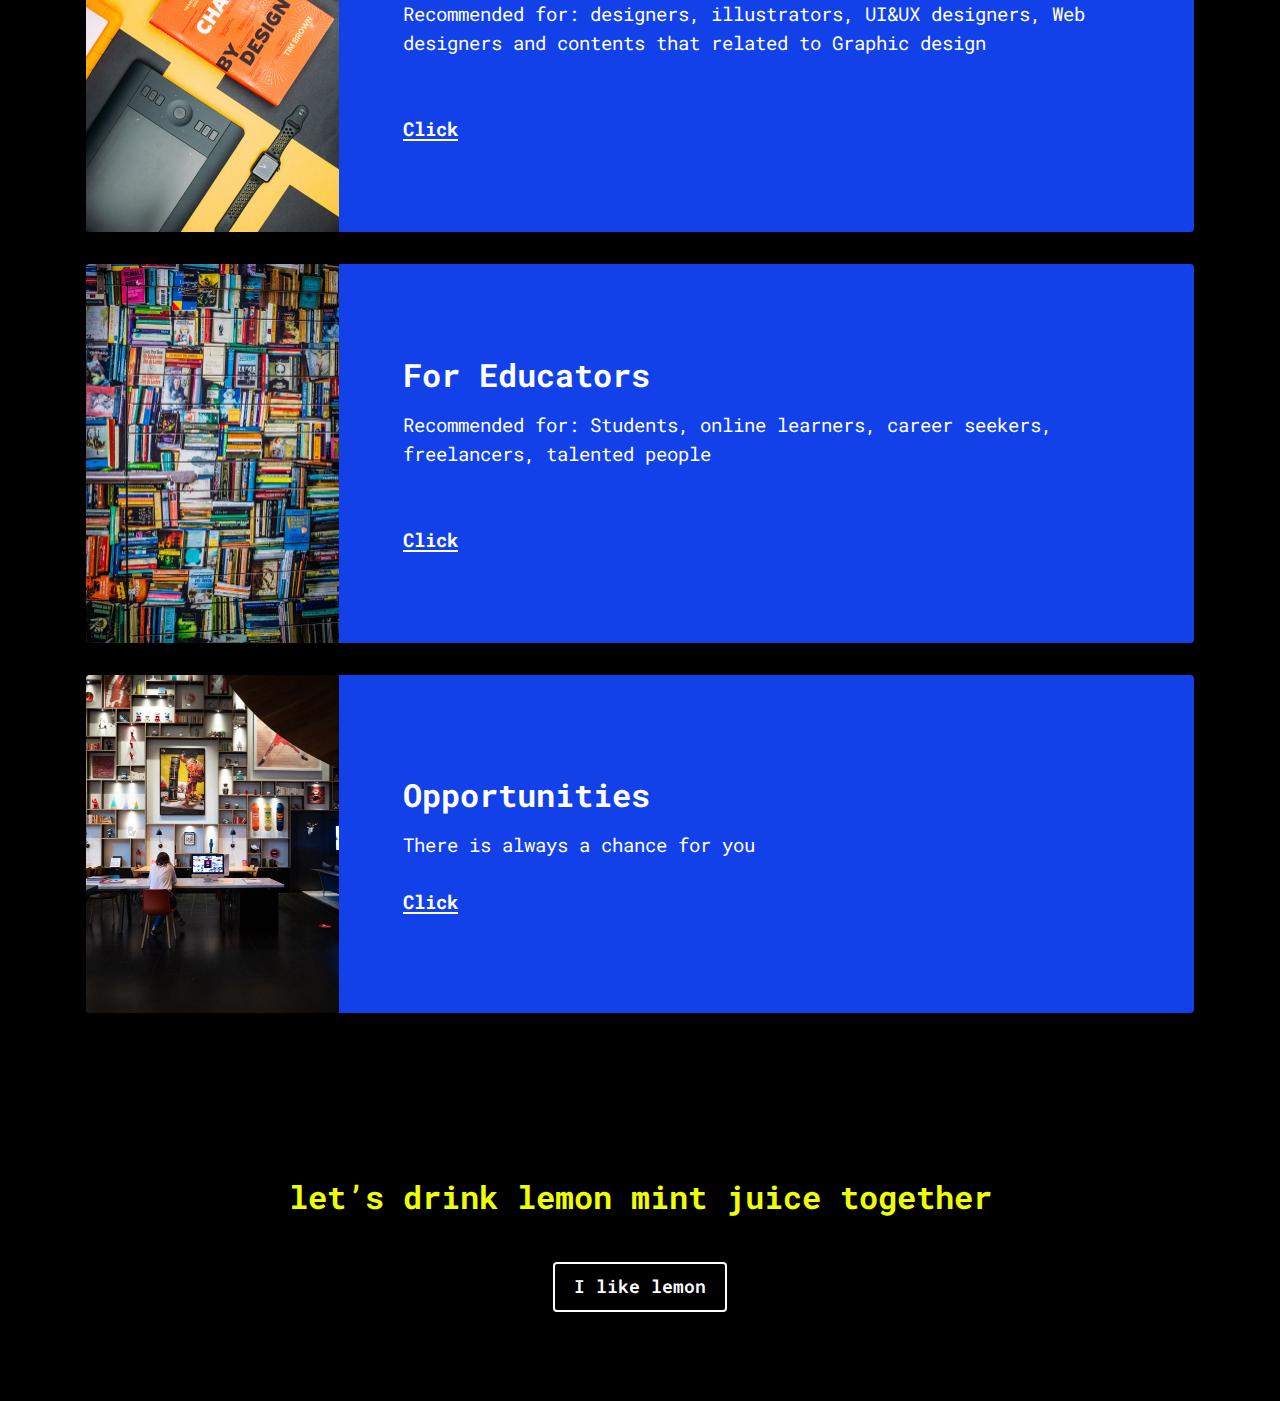
<file: Home.html>
<!DOCTYPE html>
<html  >
<head>
  <!-- Site made with Mobirise Website Builder v5.3.0, https://mobirise.com -->
  <meta charset="UTF-8">
  <meta http-equiv="X-UA-Compatible" content="IE=edge">
  <meta name="generator" content="Mobirise v5.3.0, mobirise.com">
  <meta name="viewport" content="width=device-width, initial-scale=1, minimum-scale=1">
  <link rel="shortcut icon" href="assets/images/mutw-128x128.png" type="image/x-icon">
  <meta name="description" content="A container for useful resources">
  
  
  <title>MUT</title>
  <link rel="stylesheet" href="assets/web/assets/mobirise-icons2/mobirise2.css">
  <link rel="stylesheet" href="assets/tether/tether.min.css">
  <link rel="stylesheet" href="assets/bootstrap/css/bootstrap.min.css">
  <link rel="stylesheet" href="assets/bootstrap/css/bootstrap-grid.min.css">
  <link rel="stylesheet" href="assets/bootstrap/css/bootstrap-reboot.min.css">
  <link rel="stylesheet" href="assets/dropdown/css/style.css">
  <link rel="stylesheet" href="assets/socicon/css/styles.css">
  <link rel="stylesheet" href="assets/theme/css/style.css">
  <link rel="preload" as="style" href="assets/mobirise/css/mbr-additional.css"><link rel="stylesheet" href="assets/mobirise/css/mbr-additional.css" type="text/css">
  
  
  
  
</head>
<body>
  
  <section class="menu menu1 cid-sCCufRMizf" once="menu" id="menu1-a">
    

    <nav class="navbar navbar-dropdown navbar-fixed-top collapsed">
        <div class="container-fluid">
            <div class="navbar-brand">
                <span class="navbar-logo">
                    <a href="index.html">
                        <img src="assets/images/mutw-80x80.png" alt="Home page" style="height: 3rem;">
                    </a>
                </span>
                
            </div>
            <button class="navbar-toggler" type="button" data-toggle="collapse" data-target="#navbarSupportedContent" aria-controls="navbarNavAltMarkup" aria-expanded="false" aria-label="Toggle navigation">
                <div class="hamburger">
                    <span></span>
                    <span></span>
                    <span></span>
                    <span></span>
                </div>
            </button>
            <div class="collapse navbar-collapse" id="navbarSupportedContent">
                <ul class="navbar-nav nav-dropdown nav-right" data-app-modern-menu="true"><li class="nav-item"><a class="nav-link link text-primary display-4" href="index.html">
                            Home</a></li><li class="nav-item"><a class="nav-link link text-primary display-4" href="Contact.html">Contact</a></li>
                    <li class="nav-item"><a class="nav-link link text-primary display-4" href="Programming.html">
                            Programming stuff</a></li>
                    <li class="nav-item"><a class="nav-link link text-primary display-4" href="Design place.html">Design place</a>
                    </li><li class="nav-item"><a class="nav-link link text-primary display-4" href="For educators.html">For educators</a></li><li class="nav-item"><a class="nav-link link text-primary display-4" href="Opportunities.html">Opportunities</a></li><li class="nav-item"><a class="nav-link link text-primary display-4" href="https://ko-fi.com/yasser_mutwakil">Buy me a coffee</a></li></ul>
                
                
            </div>
        </div>
    </nav>
</section>

<section class="header5 cid-sCCaR4shch mbr-fullscreen" id="header5-1">

    

    

    <div class="container-fluid">
        <div class="row justify-content-center">
            <div class="col-12 col-lg-7">
                <h1 class="mbr-section-title mbr-fonts-style mbr-white mb-3 display-1"><strong>HELLO WORLD</strong><br><strong><br></strong></h1>
                <h2 class="mbr-section-subtitle mbr-fonts-style mbr-white mb-3 display-2">Welcome to <strong>MUTresource</strong> where you can find some treasures<br><br></h2>
                <p class="mbr-text mbr-fonts-style mbr-white display-7">It’s a sample simple place to back you with beneficial relative resources and it’s totally free for you.<br><br>Have fun! and keep seeking for excitement.&nbsp;&nbsp;</p>
                <div class="mbr-section-btn mt-3"><a class="btn btn-black display-7" href="index.html#features11-2">Get started</a>
                    <a class="btn btn-primary-outline display-7" href="Contact.html">Contact for more</a></div>
            </div>
        </div>
    </div>
</section>

<section class="features10 cid-sCCaWDfQAD" id="features11-2">
    <!---->
    
    
    <div class="container">
        <div class="title">
            <h3 class="mbr-section-title mbr-fonts-style mb-4 display-2"></h3>
            
        </div>
        <div class="card">
            <div class="card-wrapper">
                <div class="row align-items-center">
                    <div class="col-12 col-md-3">
                        <div class="image-wrapper">
                            <a href="Programming.html"><img src="assets/images/altumcode-u0tbtn8ur8i-unsplash-506x633.jpg" alt="programming stuff" title=""></a>
                        </div>
                    </div>
                    <div class="col-12 col-md">
                        <div class="card-box">
                            <div class="row">
                                <div class="col-12">
                                    <div class="top-line">
                                        <h4 class="card-title mbr-fonts-style display-5"><strong>Programming stuff</strong></h4>
                                        <p class="cost mbr-fonts-style display-5"></p>
                                    </div>
                                </div>
                                <div class="col-12">
                                    <div class="bottom-line">
                                        <p class="mbr-text mbr-fonts-style m-0 display-7">Recommended for: programmers, coders, developers, tech engineers, junior workers and CS students<br><br><br><a href="Programming.html" class="text-secondary text-primary"><strong>Click</strong></a></p>
                                    </div>
                                </div>
                            </div>
                        </div>
                    </div>
                </div>
            </div>
        </div>
        <div class="card">
            <div class="card-wrapper">
                <div class="row align-items-center">
                    <div class="col-12 col-md-3">
                        <div class="image-wrapper">
                            <a href="Design place.html"><img src="assets/images/krisztian-tabori-iyanci0cyrk-unsplash-506x758.jpg" alt="design place" title=""></a>
                        </div>
                    </div>
                    <div class="col-12 col-md">
                        <div class="card-box">
                            <div class="row">
                                <div class="col-12">
                                    <div class="top-line">
                                        <h4 class="card-title mbr-fonts-style display-5"><strong>Design place</strong></h4>
                                        <p class="cost mbr-fonts-style display-5"></p>
                                    </div>
                                </div>
                                <div class="col-12">
                                    <div class="bottom-line">
                                        <p class="mbr-text mbr-fonts-style m-0 display-7">Recommended for: designers, illustrators, UI&amp;UX designers, Web designers and contents that related to Graphic design<br><br><br><a href="Design place.html" class="text-secondary text-primary"><strong>Click</strong></a><br></p>
                                    </div>
                                </div>
                            </div>
                        </div>
                    </div>
                </div>
            </div>
        </div>
        <div class="card">
            <div class="card-wrapper">
                <div class="row align-items-center">
                    <div class="col-12 col-md-3">
                        <div class="image-wrapper">
                            <a href="For educators.html"><img src="assets/images/stephanie-leblanc-1np-jcccwgq-unsplash-506x759.jpg" alt="for educators" title=""></a>
                        </div>
                    </div>
                    <div class="col-12 col-md">
                        <div class="card-box">
                            <div class="row">
                                <div class="col-12">
                                    <div class="top-line">
                                        <h4 class="card-title mbr-fonts-style display-5"><strong>For Educators</strong></h4>
                                        <p class="cost mbr-fonts-style display-5"></p>
                                    </div>
                                </div>
                                <div class="col-12">
                                    <div class="bottom-line">
                                        <p class="mbr-text mbr-fonts-style m-0 display-7">Recommended for: Students, online learners, career seekers, freelancers, talented people<br><br><br><a href="For educators.html" class="text-success text-primary"><strong>Click</strong></a><br></p>
                                    </div>
                                </div>
                            </div>
                        </div>
                    </div>
                </div>
            </div>
        </div>
        <div class="card">
            <div class="card-wrapper">
                <div class="row align-items-center">
                    <div class="col-12 col-md-3">
                        <div class="image-wrapper">
                            <a href="Opportunities.html"><img src="assets/images/yoav-aziz-tznaxxnp-6a-unsplash-506x675.jpg" alt="opportunities " title=""></a>
                        </div>
                    </div>
                    <div class="col-12 col-md">
                        <div class="card-box">
                            <div class="row">
                                <div class="col-12">
                                    <div class="top-line">
                                        <h4 class="card-title mbr-fonts-style display-5"><strong>Opportunities</strong></h4>
                                        <p class="cost mbr-fonts-style display-5"></p>
                                    </div>
                                </div>
                                <div class="col-12">
                                    <div class="bottom-line">
                                        <p class="mbr-text mbr-fonts-style m-0 display-7">
                                            There is always a chance for you<br><br><a href="Opportunities.html" class="text-primary"><strong>Click</strong></a></p>
                                    </div>
                                </div>
                            </div>
                        </div>
                    </div>
                </div>
            </div>
        </div>
        
        
    </div>
</section>

<section class="info1 cid-sCCoobB0f8" id="info1-7">
    
    
    <div class="align-center container-fluid">
        <div class="row justify-content-center">
            <div class="col-12 col-lg-8">
                <h3 class="mbr-section-title mb-4 mbr-fonts-style display-5"><strong>let’s drink lemon mint juice together</strong></h3>
                
                <div class="mbr-section-btn"><a class="btn btn-primary-outline display-4" href="mailto:yasseralcool101@gmail.com">I like lemon</a></div>
            </div>
        </div>
    </div>


</section><section style="background-color: #000000; font-family: -apple-system, BlinkMacSystemFont, 'Segoe UI', 'Roboto', 'Helvetica Neue', Arial, sans-serif; color:#aaa; font-size:12px; padding: 0; align-items: center; display: flex;"><a href="" style="flex: 1 1; height: 3rem; padding-left: 1rem;"></a><p style="flex: 0 0 auto; margin:0; padding-right:1rem;"><a href="https://mobirise.site/c" style="color:#aaa;"></a> </p></section><script src="assets/web/assets/jquery/jquery.min.js"></script>  <script src="assets/popper/popper.min.js"></script>  <script src="assets/tether/tether.min.js"></script>  <script src="assets/bootstrap/js/bootstrap.min.js"></script>  <script src="assets/smoothscroll/smooth-scroll.js"></script>  <script src="assets/dropdown/js/nav-dropdown.js"></script>  <script src="assets/dropdown/js/navbar-dropdown.js"></script>  <script src="assets/touchswipe/jquery.touch-swipe.min.js"></script>  <script src="assets/theme/js/script.js"></script>  

 
 
</body>
</html>
</file>
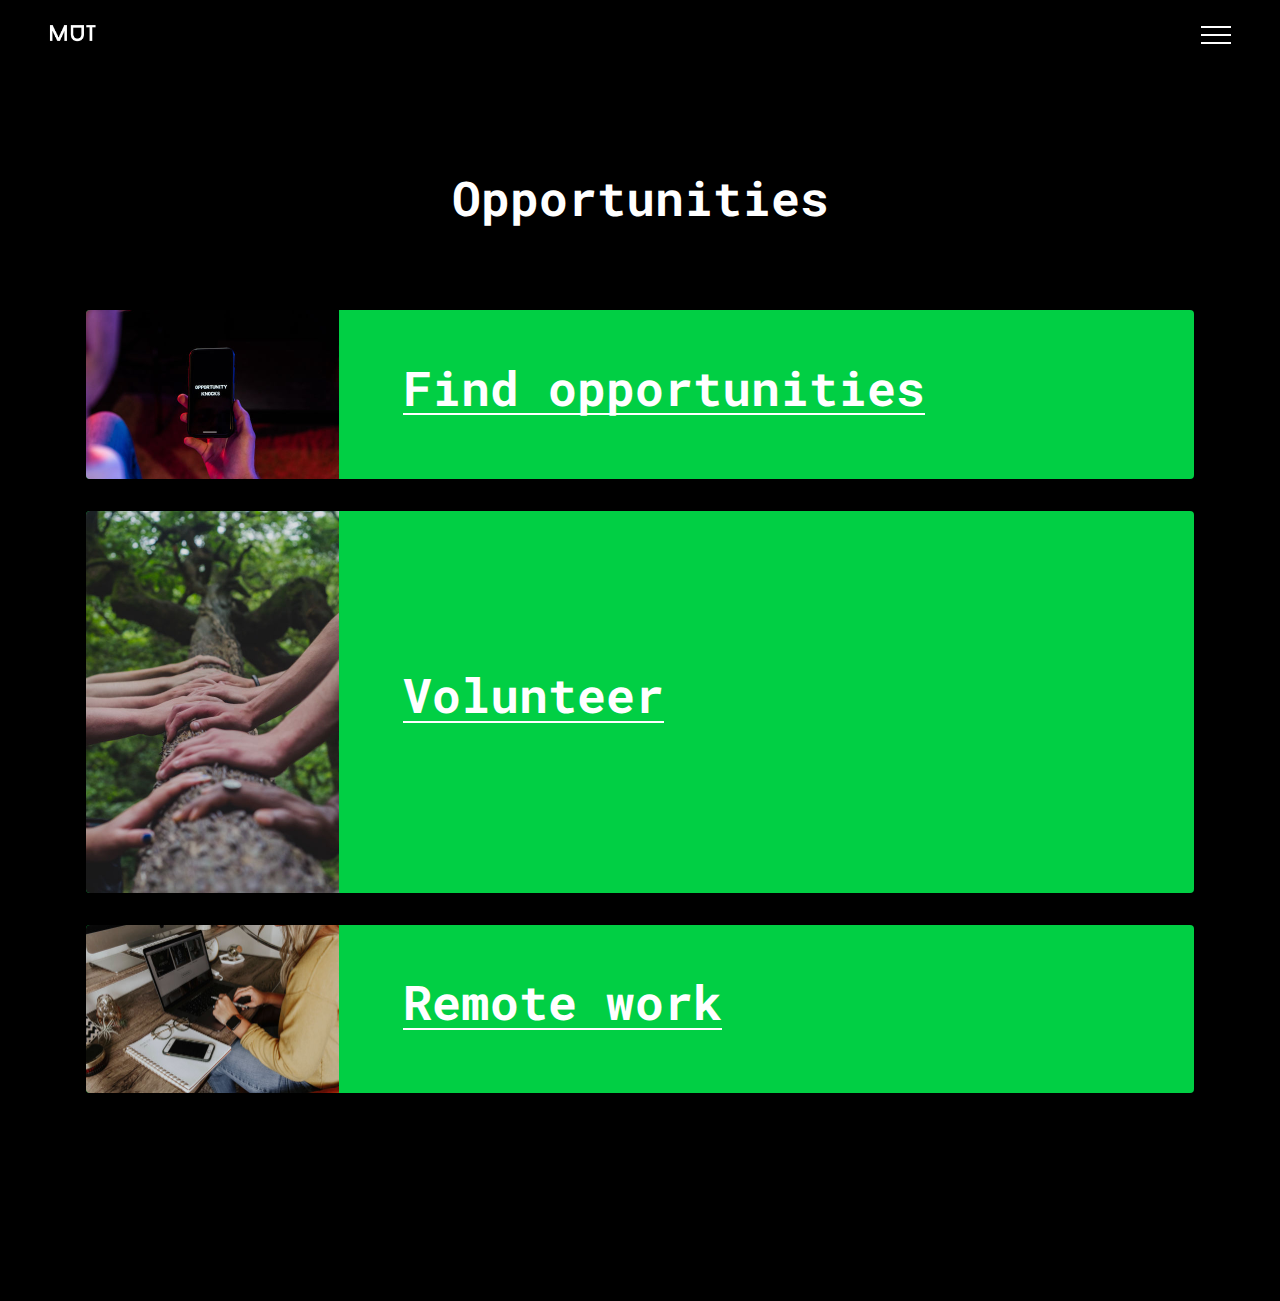
<file: Opportunities.html>
<!DOCTYPE html>
<html  >
<head>
 
  <meta charset="UTF-8">
  <meta http-equiv="X-UA-Compatible" content="IE=edge">
  <meta name="generator" content="Mobirise v5.3.0, mobirise.com">
  <meta name="viewport" content="width=device-width, initial-scale=1, minimum-scale=1">
  <link rel="shortcut icon" href="assets/images/mutw-128x128.png" type="image/x-icon">
  <meta name="description" content="find best the opportunity that fits your need">
  
  
  <title>Opportunities</title>
  <link rel="stylesheet" href="assets/web/assets/mobirise-icons2/mobirise2.css">
  <link rel="stylesheet" href="assets/tether/tether.min.css">
  <link rel="stylesheet" href="assets/bootstrap/css/bootstrap.min.css">
  <link rel="stylesheet" href="assets/bootstrap/css/bootstrap-grid.min.css">
  <link rel="stylesheet" href="assets/bootstrap/css/bootstrap-reboot.min.css">
  <link rel="stylesheet" href="assets/dropdown/css/style.css">
  <link rel="stylesheet" href="assets/socicon/css/styles.css">
  <link rel="stylesheet" href="assets/theme/css/style.css">
  <link rel="preload" as="style" href="assets/mobirise/css/mbr-additional.css"><link rel="stylesheet" href="assets/mobirise/css/mbr-additional.css" type="text/css">
  
  
  
  
</head>
<body>
  
  <section class="menu menu1 cid-sCCufRMizf" once="menu" id="menu1-d">
    

    <nav class="navbar navbar-dropdown navbar-fixed-top collapsed">
        <div class="container-fluid">
            <div class="navbar-brand">
                <span class="navbar-logo">
                    <a href="index.html">
                        <img src="assets/images/mutw-80x80.png" alt="Home page" style="height: 3rem;">
                    </a>
                </span>
                
            </div>
            <button class="navbar-toggler" type="button" data-toggle="collapse" data-target="#navbarSupportedContent" aria-controls="navbarNavAltMarkup" aria-expanded="false" aria-label="Toggle navigation">
                <div class="hamburger">
                    <span></span>
                    <span></span>
                    <span></span>
                    <span></span>
                </div>
            </button>
            <div class="collapse navbar-collapse" id="navbarSupportedContent">
                <ul class="navbar-nav nav-dropdown nav-right" data-app-modern-menu="true"><li class="nav-item"><a class="nav-link link text-primary display-4" href="index.html">
                            Home</a></li><li class="nav-item"><a class="nav-link link text-primary display-4" href="Contact.html">Contact</a></li>
                    <li class="nav-item"><a class="nav-link link text-primary display-4" href="Programming.html">
                            Programming stuff</a></li>
                    <li class="nav-item"><a class="nav-link link text-primary display-4" href="Design place.html">Design place</a>
                    </li><li class="nav-item"><a class="nav-link link text-primary display-4" href="For educators.html">For educators</a></li><li class="nav-item"><a class="nav-link link text-primary display-4" href="Opportunities.html">Opportunities</a></li><li class="nav-item"><a class="nav-link link text-primary display-4" href="https://ko-fi.com/yasser_mutwakil">Buy me a coffee</a></li></ul>
                
                
            </div>
        </div>
    </nav>
</section>

<section class="features10 cid-sCD7x7O6y4" id="features11-t">
    <!---->
    
    
    <div class="container">
        <div class="title">
            <h3 class="mbr-section-title mbr-fonts-style mb-4 display-2"><strong>Opportunities</strong><br><strong><br></strong></h3>
            
        </div>
        <div class="card">
            <div class="card-wrapper">
                <div class="row align-items-center">
                    <div class="col-12 col-md-3">
                        <div class="image-wrapper">
                            <a href="https://www.gettoby.com/p/qz81qwg7r0fl"><img src="assets/images/dylan-mcleod-u-axb2iwo-k-unsplash-506x338.jpg" alt="find an opportunity" title=""></a>
                        </div>
                    </div>
                    <div class="col-12 col-md">
                        <div class="card-box">
                            <div class="row">
                                <div class="col-12">
                                    <div class="top-line">
                                        <h4 class="card-title mbr-fonts-style display-2"><a href="https://www.gettoby.com/p/qz81qwg7r0fl" class="text-primary"><strong>Find opportunities</strong></a></h4>
                                        <p class="cost mbr-fonts-style display-5"></p>
                                    </div>
                                </div>
                                <div class="col-12">
                                    <div class="bottom-line">
                                        <p class="mbr-text mbr-fonts-style m-0 display-7"></p>
                                    </div>
                                </div>
                            </div>
                        </div>
                    </div>
                </div>
            </div>
        </div>
        <div class="card">
            <div class="card-wrapper">
                <div class="row align-items-center">
                    <div class="col-12 col-md-3">
                        <div class="image-wrapper">
                            <a href="https://www.gettoby.com/p/zv1rtgq28z02"><img src="assets/images/shane-rounce-dnkonxqti3c-unsplash-506x764.jpg" alt="volunteer" title=""></a>
                        </div>
                    </div>
                    <div class="col-12 col-md">
                        <div class="card-box">
                            <div class="row">
                                <div class="col-12">
                                    <div class="top-line">
                                        <h4 class="card-title mbr-fonts-style display-2"><a href="https://www.gettoby.com/p/zv1rtgq28z02" class="text-primary"><strong>Volunteer</strong></a></h4>
                                        <p class="cost mbr-fonts-style display-5"></p>
                                    </div>
                                </div>
                                <div class="col-12">
                                    <div class="bottom-line">
                                        <p class="mbr-text mbr-fonts-style m-0 display-7"></p>
                                    </div>
                                </div>
                            </div>
                        </div>
                    </div>
                </div>
            </div>
        </div>
        <div class="card">
            <div class="card-wrapper">
                <div class="row align-items-center">
                    <div class="col-12 col-md-3">
                        <div class="image-wrapper">
                            <a href="https://remotive.io"><img src="assets/images/corinne-kutz-eeqfjt6q-sq-unsplash-506x337.jpg" alt="find a job online" title=""></a>
                        </div>
                    </div>
                    <div class="col-12 col-md">
                        <div class="card-box">
                            <div class="row">
                                <div class="col-12">
                                    <div class="top-line">
                                        <h4 class="card-title mbr-fonts-style display-2"><a href="https://remotive.io" class="text-primary"><strong>Remote work</strong></a></h4>
                                        <p class="cost mbr-fonts-style display-5"></p>
                                    </div>
                                </div>
                                <div class="col-12">
                                    <div class="bottom-line">
                                        <p class="mbr-text mbr-fonts-style m-0 display-7"></p>
                                    </div>
                                </div>
                            </div>
                        </div>
                    </div>
                </div>
            </div>
        </div>
        
        
        
    </div>
</section><section style="background-color: #000000; font-family: -apple-system, BlinkMacSystemFont, 'Segoe UI', 'Roboto', 'Helvetica Neue', Arial, sans-serif; color:#aaa; font-size:12px; padding: 0; align-items: center; display: flex;"><a href="" style="flex: 1 1; height: 3rem; padding-left: 1rem;"></a><p style="flex: 0 0 auto; margin:0; padding-right:1rem;"><a href="https://mobirise.site/c" style="color:#aaa;"></a> </p></section><script src="assets/web/assets/jquery/jquery.min.js"></script>  <script src="assets/popper/popper.min.js"></script>  <script src="assets/tether/tether.min.js"></script>  <script src="assets/bootstrap/js/bootstrap.min.js"></script>  <script src="assets/smoothscroll/smooth-scroll.js"></script>  <script src="assets/dropdown/js/nav-dropdown.js"></script>  <script src="assets/dropdown/js/navbar-dropdown.js"></script>  <script src="assets/touchswipe/jquery.touch-swipe.min.js"></script>  <script src="assets/theme/js/script.js"></script>  
  
  
</body>
</html>
</file>
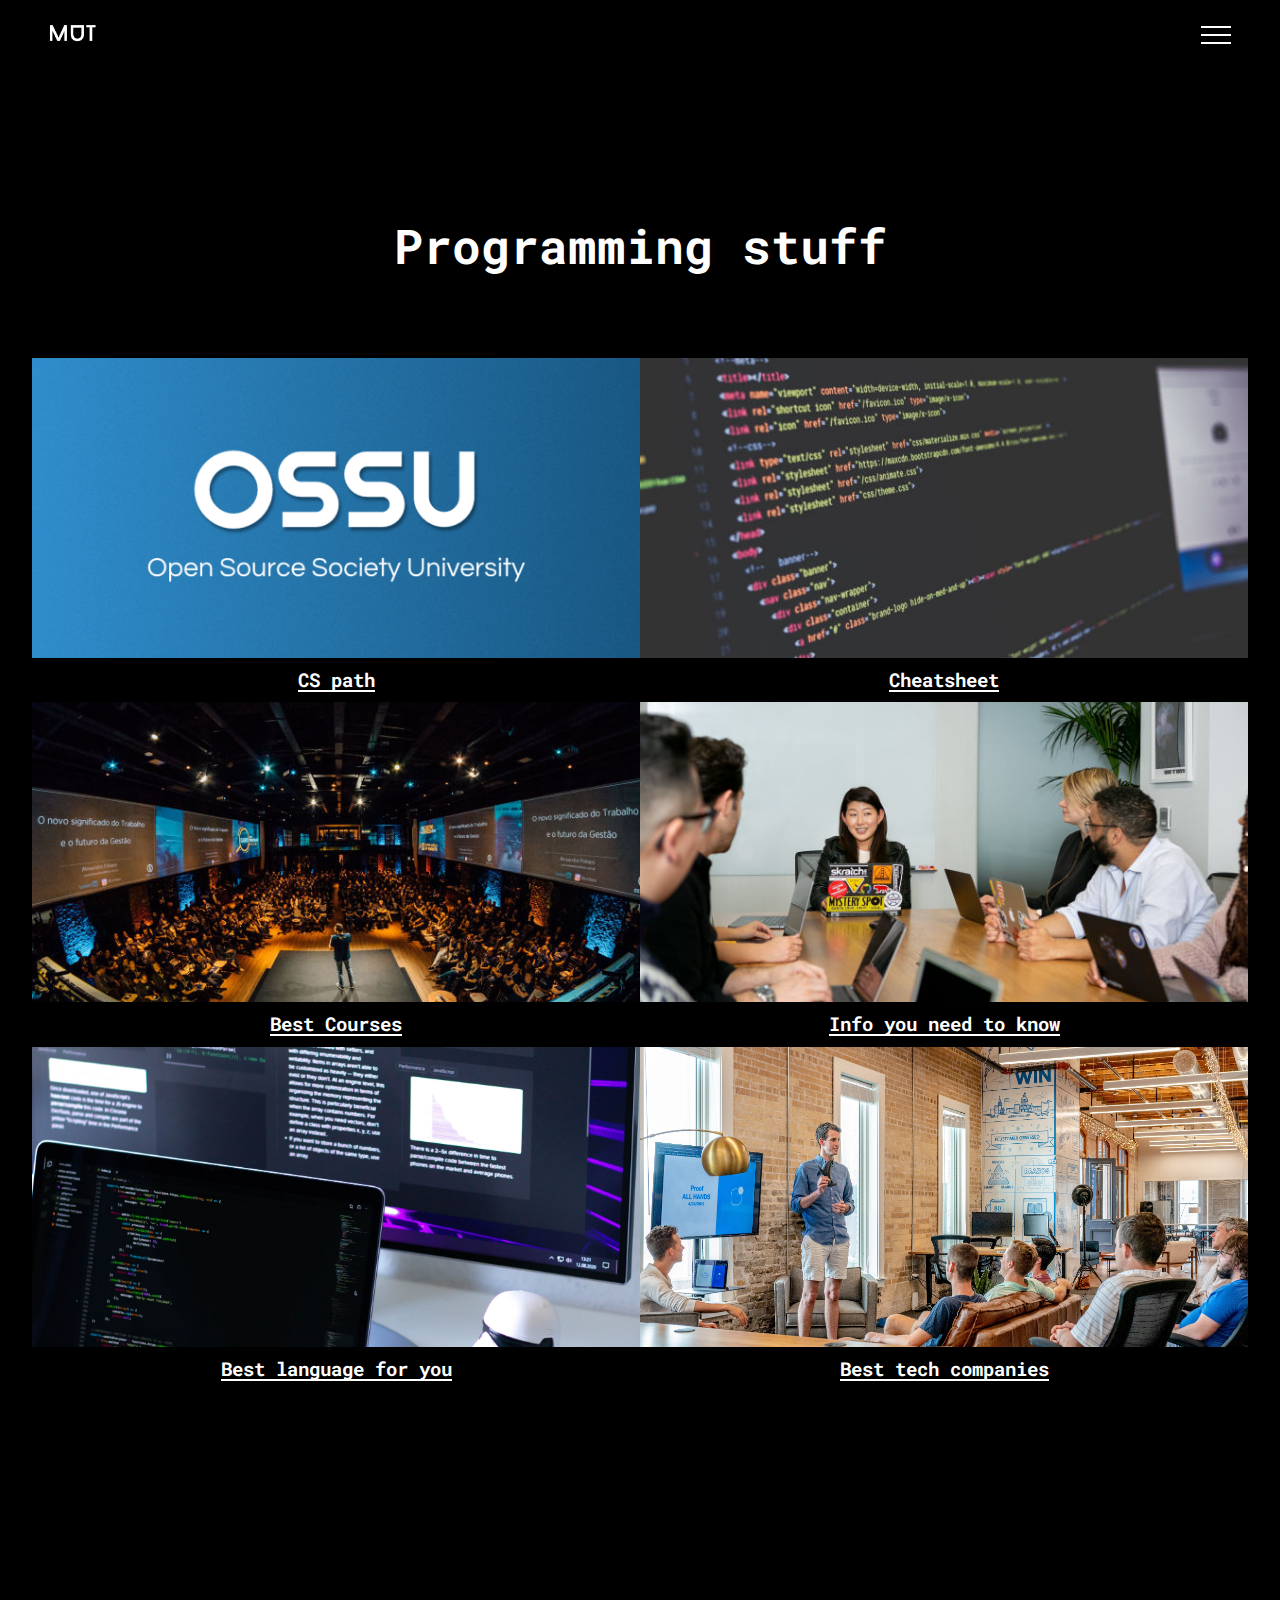
<file: Programming.html>
<!DOCTYPE html>
<html  >
<head>
 
  <meta charset="UTF-8">
  <meta http-equiv="X-UA-Compatible" content="IE=edge">
  <meta name="generator" content="Mobirise v5.3.0, mobirise.com">
  <meta name="viewport" content="width=device-width, initial-scale=1, minimum-scale=1">
  <link rel="shortcut icon" href="assets/images/mutw-128x128.png" type="image/x-icon">
  <meta name="description" content="Some useful resources about programming">
  
  
  <title>Programming stuff</title>
  <link rel="stylesheet" href="assets/web/assets/mobirise-icons2/mobirise2.css">
  <link rel="stylesheet" href="assets/tether/tether.min.css">
  <link rel="stylesheet" href="assets/bootstrap/css/bootstrap.min.css">
  <link rel="stylesheet" href="assets/bootstrap/css/bootstrap-grid.min.css">
  <link rel="stylesheet" href="assets/bootstrap/css/bootstrap-reboot.min.css">
  <link rel="stylesheet" href="assets/dropdown/css/style.css">
  <link rel="stylesheet" href="assets/socicon/css/styles.css">
  <link rel="stylesheet" href="assets/theme/css/style.css">
  <link rel="preload" as="style" href="assets/mobirise/css/mbr-additional.css"><link rel="stylesheet" href="assets/mobirise/css/mbr-additional.css" type="text/css">
  
  
  
  
</head>
<body>
  
  <section class="menu menu1 cid-sCCufRMizf" once="menu" id="menu1-a">
    

    <nav class="navbar navbar-dropdown navbar-fixed-top collapsed">
        <div class="container-fluid">
            <div class="navbar-brand">
                <span class="navbar-logo">
                    <a href="index.html">
                        <img src="assets/images/mutw-80x80.png" alt="Home page" style="height: 3rem;">
                    </a>
                </span>
                
            </div>
            <button class="navbar-toggler" type="button" data-toggle="collapse" data-target="#navbarSupportedContent" aria-controls="navbarNavAltMarkup" aria-expanded="false" aria-label="Toggle navigation">
                <div class="hamburger">
                    <span></span>
                    <span></span>
                    <span></span>
                    <span></span>
                </div>
            </button>
            <div class="collapse navbar-collapse" id="navbarSupportedContent">
                <ul class="navbar-nav nav-dropdown nav-right" data-app-modern-menu="true"><li class="nav-item"><a class="nav-link link text-primary display-4" href="index.html">
                            Home</a></li><li class="nav-item"><a class="nav-link link text-primary display-4" href="Contact.html">Contact</a></li>
                    <li class="nav-item"><a class="nav-link link text-primary display-4" href="Programming.html">
                            Programming stuff</a></li>
                    <li class="nav-item"><a class="nav-link link text-primary display-4" href="Design place.html">Design place</a>
                    </li><li class="nav-item"><a class="nav-link link text-primary display-4" href="For educators.html">For educators</a></li><li class="nav-item"><a class="nav-link link text-primary display-4" href="Opportunities.html">Opportunities</a></li><li class="nav-item"><a class="nav-link link text-primary display-4" href="https://ko-fi.com/yasser_mutwakil">Buy me a coffee</a></li></ul>
                
                
            </div>
        </div>
    </nav>
</section>

<section class="gallery6 mbr-gallery cid-sCCqNiwXtn" id="gallery6-9">
    

    

    <div class="container-fluid">
        <div class="mbr-section-head">
            <h3 class="mbr-section-title mbr-fonts-style align-center m-0 display-2"><strong>Programming stuff</strong><br><strong><br></strong></h3>
            
        </div>
        <div class="row mbr-gallery mt-4">
            
            <div class="col-12 col-md-6 col-lg-6 item gallery-image active">
                <div class="item-wrapper" data-toggle="modal" data-target="#sCDManWGmN-modal">
                    <a href="https://trello.com/invite/b/dqYBr457/ae9271279e3da9a5d7e44aae535fe95c/ossu-cs-program"><img class="w-100" src="assets/images/687474703a2f2f692e696d6775722e636f6d2f6b5959435874432e706e67-643x357.png" alt="cs path" data-slide-to="0" data-target="#lb-sCDManWGmN"></a>
                    <div class="icon-wrapper">
                        <span class="mobi-mbri mobi-mbri-search mbr-iconfont mbr-iconfont-btn"></span>
                    </div>
                </div>
                <h6 class="mbr-item-subtitle mbr-fonts-style align-center mb-2 mt-2 display-7"><a href="https://trello.com/invite/b/dqYBr457/ae9271279e3da9a5d7e44aae535fe95c/ossu-cs-program" class="text-primary"><strong>CS path</strong></a></h6>
            </div>
            <div class="col-12 col-md-6 col-lg-6 item gallery-image">
                <div class="item-wrapper" data-toggle="modal" data-target="#sCDManWGmN-modal">
                    <a href="https://dev.to/devmount/a-cheatsheet-of-128-cheatsheets-for-developers-f4m"><img class="w-100" src="assets/images/mbr-643x429.jpg" alt="cheatsheet" data-slide-to="1" data-target="#lb-sCDManWGmN"></a>
                    <div class="icon-wrapper">
                        <span class="mobi-mbri mobi-mbri-search mbr-iconfont mbr-iconfont-btn"></span>
                    </div>
                </div>
                <h6 class="mbr-item-subtitle mbr-fonts-style align-center mb-2 mt-2 display-7"><a href="https://dev.to/devmount/a-cheatsheet-of-128-cheatsheets-for-developers-f4m" class="text-primary"><strong>Cheatsheet</strong></a></h6>
            </div>
            <div class="col-12 col-md-6 col-lg-6 item gallery-image">
                <div class="item-wrapper" data-toggle="modal" data-target="#sCDManWGmN-modal">
                    <a href="https://www.classcentral.com/subject/cs"><img class="w-100" src="assets/images/alexandre-pellaes-6vajp0pscx0-unsplash-643x429.jpg" alt="best courses" data-slide-to="2" data-target="#lb-sCDManWGmN"></a>
                    <div class="icon-wrapper">
                        <span class="mobi-mbri mobi-mbri-search mbr-iconfont mbr-iconfont-btn"></span>
                    </div>
                </div>
                <h6 class="mbr-item-subtitle mbr-fonts-style align-center mb-2 mt-2 display-7"><a href="https://www.classcentral.com/subject/cs" class="text-primary"><strong>Best Courses</strong></a></h6>
            </div><div class="col-12 col-md-6 col-lg-6 item gallery-image">
                <div class="item-wrapper" data-toggle="modal" data-target="#sCDManWGmN-modal">
                    <a href="https://insights.stackoverflow.com/survey/2020#overview"><img class="w-100" src="assets/images/mapbox-ljtfv2dkp4u-unsplash-643x429.jpg" alt="more info" data-slide-to="3" data-target="#lb-sCDManWGmN"></a>
                    <div class="icon-wrapper">
                        <span class="mobi-mbri mobi-mbri-search mbr-iconfont mbr-iconfont-btn"></span>
                    </div>
                </div>
                <h6 class="mbr-item-subtitle mbr-fonts-style align-center mb-2 mt-2 display-7"><a href="https://insights.stackoverflow.com/survey/2020#overview" class="text-primary"><strong>Info you need to know</strong></a></h6>
            </div><div class="col-12 col-md-6 col-lg-6 item gallery-image">
                <div class="item-wrapper" data-toggle="modal" data-target="#sCDManWGmN-modal">
                    <a href="https://www.bestprogramminglanguagefor.me/"><img class="w-100" src="assets/images/walling-sqipfnb0nk4-unsplash-3456x5184.jpg" alt="best language for you" data-slide-to="4" data-target="#lb-sCDManWGmN"></a>
                    <div class="icon-wrapper">
                        <span class="mobi-mbri mobi-mbri-search mbr-iconfont mbr-iconfont-btn"></span>
                    </div>
                </div>
                <h6 class="mbr-item-subtitle mbr-fonts-style align-center mb-2 mt-2 display-7"><a href="https://www.bestprogramminglanguagefor.me/" class="text-primary"><strong>Best language for you</strong></a></h6>
            </div><div class="col-12 col-md-6 col-lg-6 item gallery-image">
                <div class="item-wrapper" data-toggle="modal" data-target="#sCDManWGmN-modal">
                    <a href="https://www.visualcapitalist.com/the-worlds-tech-giants-ranked/"><img class="w-100" src="assets/images/austin-distel-rxpthowuvge-unsplash-4767x2681.jpg" alt="best tech companies" data-slide-to="5" data-target="#lb-sCDManWGmN"></a>
                    <div class="icon-wrapper">
                        <span class="mobi-mbri mobi-mbri-search mbr-iconfont mbr-iconfont-btn"></span>
                    </div>
                </div>
                <h6 class="mbr-item-subtitle mbr-fonts-style align-center mb-2 mt-2 display-7"><a href="https://www.visualcapitalist.com/the-worlds-tech-giants-ranked/" class="text-primary"><strong>Best tech companies</strong></a></h6>
            </div>
        </div>

        <div class="modal mbr-slider" tabindex="-1" role="dialog" aria-hidden="true" id="sCDManWGmN-modal">
            <div class="modal-dialog" role="document">
                <div class="modal-content">
                    <div class="modal-body">
                        <div class="carousel slide carousel-fade" id="lb-sCDManWGmN" data-interval="5000">
                            <div class="carousel-inner">
                                
                                <div class="carousel-item active">
                                    <img class="d-block w-100" src="assets/images/687474703a2f2f692e696d6775722e636f6d2f6b5959435874432e706e67-643x357.png" alt="">
                                </div>
                                <div class="carousel-item">
                                    <img class="d-block w-100" src="assets/images/mbr-643x429.jpg" alt="">
                                </div>
                                <div class="carousel-item">
                                    <img class="d-block w-100" src="assets/images/alexandre-pellaes-6vajp0pscx0-unsplash-643x429.jpg" alt="">
                                </div><div class="carousel-item">
                                    <img class="d-block w-100" src="assets/images/mapbox-ljtfv2dkp4u-unsplash-643x429.jpg" alt="">
                                </div><div class="carousel-item">
                                    <img class="d-block w-100" src="assets/images/walling-sqipfnb0nk4-unsplash-3456x5184.jpg" alt="">
                                </div><div class="carousel-item">
                                    <img class="d-block w-100" src="assets/images/austin-distel-rxpthowuvge-unsplash-4767x2681.jpg" alt="">
                                </div>
                            </div>
                            <ol class="carousel-indicators">
                                <li data-slide-to="0" class="active" data-target="#lb-sCDManWGmN"></li>
                                <li data-slide-to="1" data-target="#lb-sCDManWGmN"></li>
                                <li data-slide-to="2" data-target="#lb-sCDManWGmN"></li>
                                <li data-slide-to="3" data-target="#lb-sCDManWGmN"></li><li data-slide-to="4" data-target="#lb-sCDManWGmN"></li><li data-slide-to="5" data-target="#lb-sCDManWGmN"></li>
                            </ol>
                            <a role="button" href="" class="close" data-dismiss="modal" aria-label="Close">
                            </a>
                            <a class="carousel-control-prev carousel-control" role="button" data-slide="prev" href="#lb-sCDManWGmN">
                                <span class="mobi-mbri mobi-mbri-arrow-prev" aria-hidden="true"></span>
                                <span class="sr-only">Previous</span>
                            </a>
                            <a class="carousel-control-next carousel-control" role="button" data-slide="next" href="#lb-sCDManWGmN">
                                <span class="mobi-mbri mobi-mbri-arrow-next" aria-hidden="true"></span>
                                <span class="sr-only">Next</span>
                            </a>
                        </div>
                    </div>
                </div>
            </div>
        </div>
    </div>

  </section><section style="background-color: #000000; font-family: -apple-system, BlinkMacSystemFont, 'Segoe UI', 'Roboto', 'Helvetica Neue', Arial, sans-serif; color:#aaa; font-size:12px; padding: 0; align-items: center; display: flex;"><a href="" style="flex: 1 1; height: 3rem; padding-left: 1rem;"></a><p style="flex: 0 0 auto; margin:0; padding-right:1rem;"><a href="https://mobirise.site/c" style="color:#aaa;"></a> </p></section><script src="assets/web/assets/jquery/jquery.min.js"></script>  <script src="assets/popper/popper.min.js"></script>  <script src="assets/tether/tether.min.js"></script>  <script src="assets/bootstrap/js/bootstrap.min.js"></script>  <script src="assets/smoothscroll/smooth-scroll.js"></script>  <script src="assets/dropdown/js/nav-dropdown.js"></script>  <script src="assets/dropdown/js/navbar-dropdown.js"></script>  <script src="assets/touchswipe/jquery.touch-swipe.min.js"></script>  <script src="assets/theme/js/script.js"></script>  

  
</body>
</html>
</file>
<file: assets/web/assets/mobirise-icons2/mobirise2.css>
@font-face {
  font-family: 'Moririse2';
  font-display: swap;
  src:  url('mobirise2.eot?f2bix4');
  src:  url('mobirise2.eot?f2bix4#iefix') format('embedded-opentype'),
    url('mobirise2.ttf?f2bix4') format('truetype'),
    url('mobirise2.woff?f2bix4') format('woff'),
    url('mobirise2.svg?f2bix4#mobirise2') format('svg');
  font-weight: normal;
  font-style: normal;
}

[class^="mobi-"], [class*=" mobi-"] {
  /* use !important to prevent issues with browser extensions that change fonts */
  font-family: 'Moririse2' !important;
  speak: none;
  font-style: normal;
  font-weight: normal;
  font-variant: normal;
  text-transform: none;
  line-height: 1;

  /* Better Font Rendering =========== */
  -webkit-font-smoothing: antialiased;
  -moz-osx-font-smoothing: grayscale;
}

.mobi-mbri-add-submenu:before {
  content: "\e900";
}
.mobi-mbri-alert:before {
  content: "\e901";
}
.mobi-mbri-align-center:before {
  content: "\e902";
}
.mobi-mbri-align-justify:before {
  content: "\e903";
}
.mobi-mbri-align-left:before {
  content: "\e904";
}
.mobi-mbri-align-right:before {
  content: "\e905";
}
.mobi-mbri-android:before {
  content: "\e906";
}
.mobi-mbri-apple:before {
  content: "\e907";
}
.mobi-mbri-arrow-down:before {
  content: "\e908";
}
.mobi-mbri-arrow-next:before {
  content: "\e909";
}
.mobi-mbri-arrow-prev:before {
  content: "\e90a";
}
.mobi-mbri-arrow-up:before {
  content: "\e90b";
}
.mobi-mbri-bold:before {
  content: "\e90c";
}
.mobi-mbri-bookmark:before {
  content: "\e90d";
}
.mobi-mbri-bootstrap:before {
  content: "\e90e";
}
.mobi-mbri-briefcase:before {
  content: "\e90f";
}
.mobi-mbri-browse:before {
  content: "\e910";
}
.mobi-mbri-bulleted-list:before {
  content: "\e911";
}
.mobi-mbri-calendar:before {
  content: "\e912";
}
.mobi-mbri-camera:before {
  content: "\e913";
}
.mobi-mbri-cart-add:before {
  content: "\e914";
}
.mobi-mbri-cart-full:before {
  content: "\e915";
}
.mobi-mbri-cash:before {
  content: "\e916";
}
.mobi-mbri-change-style:before {
  content: "\e917";
}
.mobi-mbri-chat:before {
  content: "\e918";
}
.mobi-mbri-clock:before {
  content: "\e919";
}
.mobi-mbri-close:before {
  content: "\e91a";
}
.mobi-mbri-cloud:before {
  content: "\e91b";
}
.mobi-mbri-code:before {
  content: "\e91c";
}
.mobi-mbri-contact-form:before {
  content: "\e91d";
}
.mobi-mbri-credit-card:before {
  content: "\e91e";
}
.mobi-mbri-cursor-click:before {
  content: "\e91f";
}
.mobi-mbri-cust-feedback:before {
  content: "\e920";
}
.mobi-mbri-database:before {
  content: "\e921";
}
.mobi-mbri-delivery:before {
  content: "\e922";
}
.mobi-mbri-desktop:before {
  content: "\e923";
}
.mobi-mbri-devices:before {
  content: "\e924";
}
.mobi-mbri-down:before {
  content: "\e925";
}
.mobi-mbri-download-2:before {
  content: "\e926";
}
.mobi-mbri-download:before {
  content: "\e927";
}
.mobi-mbri-drag-n-drop-2:before {
  content: "\e928";
}
.mobi-mbri-drag-n-drop:before {
  content: "\e929";
}
.mobi-mbri-edit-2:before {
  content: "\e92a";
}
.mobi-mbri-edit:before {
  content: "\e92b";
}
.mobi-mbri-error:before {
  content: "\e92c";
}
.mobi-mbri-extension:before {
  content: "\e92d";
}
.mobi-mbri-features:before {
  content: "\e92e";
}
.mobi-mbri-file:before {
  content: "\e92f";
}
.mobi-mbri-flag:before {
  content: "\e930";
}
.mobi-mbri-folder:before {
  content: "\e931";
}
.mobi-mbri-gift:before {
  content: "\e932";
}
.mobi-mbri-github:before {
  content: "\e933";
}
.mobi-mbri-globe-2:before {
  content: "\e934";
}
.mobi-mbri-globe:before {
  content: "\e935";
}
.mobi-mbri-growing-chart:before {
  content: "\e936";
}
.mobi-mbri-hearth:before {
  content: "\e937";
}
.mobi-mbri-help:before {
  content: "\e938";
}
.mobi-mbri-home:before {
  content: "\e939";
}
.mobi-mbri-hot-cup:before {
  content: "\e93a";
}
.mobi-mbri-idea:before {
  content: "\e93b";
}
.mobi-mbri-image-gallery:before {
  content: "\e93c";
}
.mobi-mbri-image-slider:before {
  content: "\e93d";
}
.mobi-mbri-info:before {
  content: "\e93e";
}
.mobi-mbri-italic:before {
  content: "\e93f";
}
.mobi-mbri-key:before {
  content: "\e940";
}
.mobi-mbri-laptop:before {
  content: "\e941";
}
.mobi-mbri-layers:before {
  content: "\e942";
}
.mobi-mbri-left-right:before {
  content: "\e943";
}
.mobi-mbri-left:before {
  content: "\e944";
}
.mobi-mbri-letter:before {
  content: "\e945";
}
.mobi-mbri-like:before {
  content: "\e946";
}
.mobi-mbri-link:before {
  content: "\e947";
}
.mobi-mbri-lock:before {
  content: "\e948";
}
.mobi-mbri-login:before {
  content: "\e949";
}
.mobi-mbri-logout:before {
  content: "\e94a";
}
.mobi-mbri-magic-stick:before {
  content: "\e94b";
}
.mobi-mbri-map-pin:before {
  content: "\e94c";
}
.mobi-mbri-menu:before {
  content: "\e94d";
}
.mobi-mbri-mobile-2:before {
  content: "\e94e";
}
.mobi-mbri-mobile-horizontal:before {
  content: "\e94f";
}
.mobi-mbri-mobile:before {
  content: "\e950";
}
.mobi-mbri-mobirise:before {
  content: "\e951";
}
.mobi-mbri-more-horizontal:before {
  content: "\e952";
}
.mobi-mbri-more-vertical:before {
  content: "\e953";
}
.mobi-mbri-music:before {
  content: "\e954";
}
.mobi-mbri-new-file:before {
  content: "\e955";
}
.mobi-mbri-numbered-list:before {
  content: "\e956";
}
.mobi-mbri-opened-folder:before {
  content: "\e957";
}
.mobi-mbri-pages:before {
  content: "\e958";
}
.mobi-mbri-paper-plane:before {
  content: "\e959";
}
.mobi-mbri-paperclip:before {
  content: "\e95a";
}
.mobi-mbri-phone:before {
  content: "\e95b";
}
.mobi-mbri-photo:before {
  content: "\e95c";
}
.mobi-mbri-photos:before {
  content: "\e95d";
}
.mobi-mbri-pin:before {
  content: "\e95e";
}
.mobi-mbri-play:before {
  content: "\e95f";
}
.mobi-mbri-plus:before {
  content: "\e960";
}
.mobi-mbri-preview:before {
  content: "\e961";
}
.mobi-mbri-print:before {
  content: "\e962";
}
.mobi-mbri-protect:before {
  content: "\e963";
}
.mobi-mbri-question:before {
  content: "\e964";
}
.mobi-mbri-quote-left:before {
  content: "\e965";
}
.mobi-mbri-quote-right:before {
  content: "\e966";
}
.mobi-mbri-redo:before {
  content: "\e967";
}
.mobi-mbri-refresh:before {
  content: "\e968";
}
.mobi-mbri-responsive-2:before {
  content: "\e969";
}
.mobi-mbri-responsive:before {
  content: "\e96a";
}
.mobi-mbri-right:before {
  content: "\e96b";
}
.mobi-mbri-rocket:before {
  content: "\e96c";
}
.mobi-mbri-sad-face:before {
  content: "\e96d";
}
.mobi-mbri-sale:before {
  content: "\e96e";
}
.mobi-mbri-save:before {
  content: "\e96f";
}
.mobi-mbri-search:before {
  content: "\e970";
}
.mobi-mbri-setting-2:before {
  content: "\e971";
}
.mobi-mbri-setting-3:before {
  content: "\e972";
}
.mobi-mbri-setting:before {
  content: "\e973";
}
.mobi-mbri-share:before {
  content: "\e974";
}
.mobi-mbri-shopping-bag:before {
  content: "\e975";
}
.mobi-mbri-shopping-basket:before {
  content: "\e976";
}
.mobi-mbri-shopping-cart:before {
  content: "\e977";
}
.mobi-mbri-sites:before {
  content: "\e978";
}
.mobi-mbri-smile-face:before {
  content: "\e979";
}
.mobi-mbri-speed:before {
  content: "\e97a";
}
.mobi-mbri-star:before {
  content: "\e97b";
}
.mobi-mbri-success:before {
  content: "\e97c";
}
.mobi-mbri-sun:before {
  content: "\e97d";
}
.mobi-mbri-sun2:before {
  content: "\e97e";
}
.mobi-mbri-tablet-vertical:before {
  content: "\e97f";
}
.mobi-mbri-tablet:before {
  content: "\e980";
}
.mobi-mbri-target:before {
  content: "\e981";
}
.mobi-mbri-timer:before {
  content: "\e982";
}
.mobi-mbri-to-ftp:before {
  content: "\e983";
}
.mobi-mbri-to-local-drive:before {
  content: "\e984";
}
.mobi-mbri-touch-swipe:before {
  content: "\e985";
}
.mobi-mbri-touch:before {
  content: "\e986";
}
.mobi-mbri-trash:before {
  content: "\e987";
}
.mobi-mbri-underline:before {
  content: "\e988";
}
.mobi-mbri-undo:before {
  content: "\e989";
}
.mobi-mbri-unlink:before {
  content: "\e98a";
}
.mobi-mbri-unlock:before {
  content: "\e98b";
}
.mobi-mbri-up-down:before {
  content: "\e98c";
}
.mobi-mbri-up:before {
  content: "\e98d";
}
.mobi-mbri-update:before {
  content: "\e98e";
}
.mobi-mbri-upload-2:before {
  content: "\e98f";
}
.mobi-mbri-upload:before {
  content: "\e990";
}
.mobi-mbri-user-2:before {
  content: "\e991";
}
.mobi-mbri-user:before {
  content: "\e992";
}
.mobi-mbri-users:before {
  content: "\e993";
}
.mobi-mbri-video-play:before {
  content: "\e994";
}
.mobi-mbri-video:before {
  content: "\e995";
}
.mobi-mbri-watch:before {
  content: "\e996";
}
.mobi-mbri-website-theme-2:before {
  content: "\e997";
}
.mobi-mbri-website-theme:before {
  content: "\e998";
}
.mobi-mbri-wifi:before {
  content: "\e999";
}
.mobi-mbri-windows:before {
  content: "\e99a";
}
.mobi-mbri-zoom-in:before {
  content: "\e99b";
}
.mobi-mbri-zoom-out:before {
  content: "\e99c";
}
</file>
<file: assets/dropdown/css/style.css>
.navbar-dropdown {
  left: 0;
  padding: 0;
  position: absolute;
  right: 0;
  top: 0;
  transition: all 0.45s ease;
  z-index: 1030;
  background: #282828; }
  .navbar-dropdown .navbar-logo {
    margin-right: 0.8rem;
    transition: margin 0.3s ease-in-out;
    vertical-align: middle; }
    .navbar-dropdown .navbar-logo img {
      height: 3.125rem;
      transition: all 0.3s ease-in-out; }
    .navbar-dropdown .navbar-logo.mbr-iconfont {
      font-size: 3.125rem;
      line-height: 3.125rem; }
  .navbar-dropdown .navbar-caption {
    font-weight: 700;
    white-space: normal;
    vertical-align: -4px;
    line-height: 3.125rem !important; }
    .navbar-dropdown .navbar-caption, .navbar-dropdown .navbar-caption:hover {
      color: inherit;
      text-decoration: none; }
  .navbar-dropdown .mbr-iconfont + .navbar-caption {
    vertical-align: -1px; }
  .navbar-dropdown.navbar-fixed-top {
    position: fixed; }
  .navbar-dropdown .navbar-brand span {
    vertical-align: -4px; }
  .navbar-dropdown.bg-color.transparent {
    background: none; }
  .navbar-dropdown.navbar-short .navbar-brand {
    padding: 0.625rem 0; }
    .navbar-dropdown.navbar-short .navbar-brand span {
      vertical-align: -1px; }
  .navbar-dropdown.navbar-short .navbar-caption {
    line-height: 2.375rem !important;
    vertical-align: -2px; }
  .navbar-dropdown.navbar-short .navbar-logo {
    margin-right: 0.5rem; }
    .navbar-dropdown.navbar-short .navbar-logo img {
      height: 2.375rem; }
    .navbar-dropdown.navbar-short .navbar-logo.mbr-iconfont {
      font-size: 2.375rem;
      line-height: 2.375rem; }
  .navbar-dropdown.navbar-short .mbr-table-cell {
    height: 3.625rem; }
  .navbar-dropdown .navbar-close {
    left: 0.6875rem;
    position: fixed;
    top: 0.75rem;
    z-index: 1000; }
  .navbar-dropdown .hamburger-icon {
    content: "";
    display: inline-block;
    vertical-align: middle;
    width: 16px;
    -webkit-box-shadow: 0 -6px 0 1px #282828,0 0 0 1px #282828,0 6px 0 1px #282828;
    -moz-box-shadow: 0 -6px 0 1px #282828,0 0 0 1px #282828,0 6px 0 1px #282828;
    box-shadow: 0 -6px 0 1px #282828,0 0 0 1px #282828,0 6px 0 1px #282828; }

.dropdown-menu .dropdown-toggle[data-toggle="dropdown-submenu"]::after {
  border-bottom: 0.35em solid transparent;
  border-left: 0.35em solid;
  border-right: 0;
  border-top: 0.35em solid transparent;
  margin-left: 0.3rem; }

.dropdown-menu .dropdown-item:focus {
  outline: 0; }

.nav-dropdown {
  font-size: 0.75rem;
  font-weight: 500;
  height: auto !important; }
  .nav-dropdown .nav-btn {
    padding-left: 1rem; }
  .nav-dropdown .link {
    margin: .667em 1.667em;
    font-weight: 500;
    padding: 0;
    transition: color .2s ease-in-out; }
    .nav-dropdown .link.dropdown-toggle {
      margin-right: 2.583em; }
      .nav-dropdown .link.dropdown-toggle::after {
        margin-left: .25rem;
        border-top: 0.35em solid;
        border-right: 0.35em solid transparent;
        border-left: 0.35em solid transparent;
        border-bottom: 0; }
      .nav-dropdown .link.dropdown-toggle[aria-expanded="true"] {
        margin: 0;
        padding: 0.667em 3.263em  0.667em 1.667em; }
  .nav-dropdown .link::after,
  .nav-dropdown .dropdown-item::after {
    color: inherit; }
  .nav-dropdown .btn {
    font-size: 0.75rem;
    font-weight: 700;
    letter-spacing: 0;
    margin-bottom: 0;
    padding-left: 1.25rem;
    padding-right: 1.25rem; }
  .nav-dropdown .dropdown-menu {
    border-radius: 0;
    border: 0;
    left: 0;
    margin: 0;
    padding-bottom: 1.25rem;
    padding-top: 1.25rem;
    position: relative; }
  .nav-dropdown .dropdown-submenu {
    margin-left: 0.125rem;
    top: 0; }
  .nav-dropdown .dropdown-item {
    font-weight: 500;
    line-height: 2;
    padding: 0.3846em 4.615em 0.3846em 1.5385em;
    position: relative;
    transition: color .2s ease-in-out, background-color .2s ease-in-out; }
    .nav-dropdown .dropdown-item::after {
      margin-top: -0.3077em;
      position: absolute;
      right: 1.1538em;
      top: 50%; }
    .nav-dropdown .dropdown-item:focus, .nav-dropdown .dropdown-item:hover {
      background: none; }

@media (max-width: 767px) {
  .nav-dropdown.navbar-toggleable-sm {
    bottom: 0;
    display: none;
    left: 0;
    overflow-x: hidden;
    position: fixed;
    top: 0;
    transform: translateX(-100%);
    -ms-transform: translateX(-100%);
    -webkit-transform: translateX(-100%);
    width: 18.75rem;
    z-index: 999; } }
.nav-dropdown.navbar-toggleable-xl {
  bottom: 0;
  display: none;
  left: 0;
  overflow-x: hidden;
  position: fixed;
  top: 0;
  transform: translateX(-100%);
  -ms-transform: translateX(-100%);
  -webkit-transform: translateX(-100%);
  width: 18.75rem;
  z-index: 999; }

.nav-dropdown-sm {
  display: block !important;
  overflow-x: hidden;
  overflow: auto;
  padding-top: 3.875rem; }
  .nav-dropdown-sm::after {
    content: "";
    display: block;
    height: 3rem;
    width: 100%; }
  .nav-dropdown-sm.collapse.in ~ .navbar-close {
    display: block !important; }
  .nav-dropdown-sm.collapsing, .nav-dropdown-sm.collapse.in {
    transform: translateX(0);
    -ms-transform: translateX(0);
    -webkit-transform: translateX(0);
    transition: all 0.25s ease-out;
    -webkit-transition: all 0.25s ease-out;
    background: #282828; }
  .nav-dropdown-sm.collapsing[aria-expanded="false"] {
    transform: translateX(-100%);
    -ms-transform: translateX(-100%);
    -webkit-transform: translateX(-100%); }
  .nav-dropdown-sm .nav-item {
    display: block;
    margin-left: 0 !important;
    padding-left: 0; }
  .nav-dropdown-sm .link,
  .nav-dropdown-sm .dropdown-item {
    border-top: 1px dotted rgba(255, 255, 255, 0.1);
    font-size: 0.8125rem;
    line-height: 1.6;
    margin: 0 !important;
    padding: 0.875rem 2.4rem 0.875rem 1.5625rem !important;
    position: relative;
    white-space: normal; }
    .nav-dropdown-sm .link:focus, .nav-dropdown-sm .link:hover,
    .nav-dropdown-sm .dropdown-item:focus,
    .nav-dropdown-sm .dropdown-item:hover {
      background: rgba(0, 0, 0, 0.2) !important;
      color: #c0a375; }
  .nav-dropdown-sm .nav-btn {
    position: relative;
    padding: 1.5625rem 1.5625rem 0 1.5625rem; }
    .nav-dropdown-sm .nav-btn::before {
      border-top: 1px dotted rgba(255, 255, 255, 0.1);
      content: "";
      left: 0;
      position: absolute;
      top: 0;
      width: 100%; }
    .nav-dropdown-sm .nav-btn + .nav-btn {
      padding-top: 0.625rem; }
      .nav-dropdown-sm .nav-btn + .nav-btn::before {
        display: none; }
  .nav-dropdown-sm .btn {
    padding: 0.625rem 0; }
  .nav-dropdown-sm .dropdown-toggle[data-toggle="dropdown-submenu"]::after {
    margin-left: .25rem;
    border-top: 0.35em solid;
    border-right: 0.35em solid transparent;
    border-left: 0.35em solid transparent;
    border-bottom: 0; }
  .nav-dropdown-sm .dropdown-toggle[data-toggle="dropdown-submenu"][aria-expanded="true"]::after {
    border-top: 0;
    border-right: 0.35em solid transparent;
    border-left: 0.35em solid transparent;
    border-bottom: 0.35em solid; }
  .nav-dropdown-sm .dropdown-menu {
    margin: 0;
    padding: 0;
    position: relative;
    top: 0;
    left: 0;
    width: 100%;
    border: 0;
    float: none;
    border-radius: 0;
    background: none; }
  .nav-dropdown-sm .dropdown-submenu {
    left: 100%;
    margin-left: 0.125rem;
    margin-top: -1.25rem;
    top: 0; }

.navbar-toggleable-sm .nav-dropdown .dropdown-menu {
  position: absolute; }

.navbar-toggleable-sm .nav-dropdown .dropdown-submenu {
  left: 100%;
  margin-left: 0.125rem;
  margin-top: -1.25rem;
  top: 0; }

.navbar-toggleable-sm.opened .nav-dropdown .dropdown-menu {
  position: relative; }

.navbar-toggleable-sm.opened .nav-dropdown .dropdown-submenu {
  left: 0;
  margin-left: 00rem;
  margin-top: 0rem;
  top: 0; }

.is-builder .nav-dropdown.collapsing {
  transition: none !important; }

/*# sourceMappingURL=style.css.map */
</file>
<file: assets/socicon/css/styles.css>
@charset "UTF-8";

@font-face {
  font-family: 'Socicon';
  src:  url('../fonts/socicon.eot');
  src:  url('../fonts/socicon.eot?#iefix') format('embedded-opentype'),
    url('../fonts/socicon.woff2') format('woff2'),
    url('../fonts/socicon.ttf') format('truetype'),
    url('../fonts/socicon.woff') format('woff'),
    url('../fonts/socicon.svg#socicon') format('svg');
  font-weight: normal;
  font-style: normal;
  font-display: swap;
}

[data-icon]:before {
  font-family: "socicon" !important;
  content: attr(data-icon);
  font-style: normal !important;
  font-weight: normal !important;
  font-variant: normal !important;
  text-transform: none !important;
  speak: none;
  line-height: 1;
  -webkit-font-smoothing: antialiased;
  -moz-osx-font-smoothing: grayscale;
}

[class^="socicon-"], [class*=" socicon-"] {
  /* use !important to prevent issues with browser extensions that change fonts */
  font-family: 'Socicon' !important;
  speak: none;
  font-style: normal;
  font-weight: normal;
  font-variant: normal;
  text-transform: none;
  line-height: 1;

  /* Better Font Rendering =========== */
  -webkit-font-smoothing: antialiased;
  -moz-osx-font-smoothing: grayscale;
}

.socicon-eitaa:before {
  content: "\e97c";
}
.socicon-soroush:before {
  content: "\e97d";
}
.socicon-bale:before {
  content: "\e97e";
}
.socicon-zazzle:before {
  content: "\e97b";
}
.socicon-society6:before {
  content: "\e97a";
}
.socicon-redbubble:before {
  content: "\e979";
}
.socicon-avvo:before {
  content: "\e978";
}
.socicon-stitcher:before {
  content: "\e977";
}
.socicon-googlehangouts:before {
  content: "\e974";
}
.socicon-dlive:before {
  content: "\e975";
}
.socicon-vsco:before {
  content: "\e976";
}
.socicon-flipboard:before {
  content: "\e973";
}
.socicon-ubuntu:before {
  content: "\e958";
}
.socicon-artstation:before {
  content: "\e959";
}
.socicon-invision:before {
  content: "\e95a";
}
.socicon-torial:before {
  content: "\e95b";
}
.socicon-collectorz:before {
  content: "\e95c";
}
.socicon-seenthis:before {
  content: "\e95d";
}
.socicon-googleplaymusic:before {
  content: "\e95e";
}
.socicon-debian:before {
  content: "\e95f";
}
.socicon-filmfreeway:before {
  content: "\e960";
}
.socicon-gnome:before {
  content: "\e961";
}
.socicon-itchio:before {
  content: "\e962";
}
.socicon-jamendo:before {
  content: "\e963";
}
.socicon-mix:before {
  content: "\e964";
}
.socicon-sharepoint:before {
  content: "\e965";
}
.socicon-tinder:before {
  content: "\e966";
}
.socicon-windguru:before {
  content: "\e967";
}
.socicon-cdbaby:before {
  content: "\e968";
}
.socicon-elementaryos:before {
  content: "\e969";
}
.socicon-stage32:before {
  content: "\e96a";
}
.socicon-tiktok:before {
  content: "\e96b";
}
.socicon-gitter:before {
  content: "\e96c";
}
.socicon-letterboxd:before {
  content: "\e96d";
}
.socicon-threema:before {
  content: "\e96e";
}
.socicon-splice:before {
  content: "\e96f";
}
.socicon-metapop:before {
  content: "\e970";
}
.socicon-naver:before {
  content: "\e971";
}
.socicon-remote:before {
  content: "\e972";
}
.socicon-internet:before {
  content: "\e957";
}
.socicon-moddb:before {
  content: "\e94b";
}
.socicon-indiedb:before {
  content: "\e94c";
}
.socicon-traxsource:before {
  content: "\e94d";
}
.socicon-gamefor:before {
  content: "\e94e";
}
.socicon-pixiv:before {
  content: "\e94f";
}
.socicon-myanimelist:before {
  content: "\e950";
}
.socicon-blackberry:before {
  content: "\e951";
}
.socicon-wickr:before {
  content: "\e952";
}
.socicon-spip:before {
  content: "\e953";
}
.socicon-napster:before {
  content: "\e954";
}
.socicon-beatport:before {
  content: "\e955";
}
.socicon-hackerone:before {
  content: "\e956";
}
.socicon-hackernews:before {
  content: "\e946";
}
.socicon-smashwords:before {
  content: "\e947";
}
.socicon-kobo:before {
  content: "\e948";
}
.socicon-bookbub:before {
  content: "\e949";
}
.socicon-mailru:before {
  content: "\e94a";
}
.socicon-gitlab:before {
  content: "\e945";
}
.socicon-instructables:before {
  content: "\e944";
}
.socicon-portfolio:before {
  content: "\e943";
}
.socicon-codered:before {
  content: "\e940";
}
.socicon-origin:before {
  content: "\e941";
}
.socicon-nextdoor:before {
  content: "\e942";
}
.socicon-udemy:before {
  content: "\e93f";
}
.socicon-livemaster:before {
  content: "\e93e";
}
.socicon-crunchbase:before {
  content: "\e93b";
}
.socicon-homefy:before {
  content: "\e93c";
}
.socicon-calendly:before {
  content: "\e93d";
}
.socicon-realtor:before {
  content: "\e90f";
}
.socicon-tidal:before {
  content: "\e910";
}
.socicon-qobuz:before {
  content: "\e911";
}
.socicon-natgeo:before {
  content: "\e912";
}
.socicon-mastodon:before {
  content: "\e913";
}
.socicon-unsplash:before {
  content: "\e914";
}
.socicon-homeadvisor:before {
  content: "\e915";
}
.socicon-angieslist:before {
  content: "\e916";
}
.socicon-codepen:before {
  content: "\e917";
}
.socicon-slack:before {
  content: "\e918";
}
.socicon-openaigym:before {
  content: "\e919";
}
.socicon-logmein:before {
  content: "\e91a";
}
.socicon-fiverr:before {
  content: "\e91b";
}
.socicon-gotomeeting:before {
  content: "\e91c";
}
.socicon-aliexpress:before {
  content: "\e91d";
}
.socicon-guru:before {
  content: "\e91e";
}
.socicon-appstore:before {
  content: "\e91f";
}
.socicon-homes:before {
  content: "\e920";
}
.socicon-zoom:before {
  content: "\e921";
}
.socicon-alibaba:before {
  content: "\e922";
}
.socicon-craigslist:before {
  content: "\e923";
}
.socicon-wix:before {
  content: "\e924";
}
.socicon-redfin:before {
  content: "\e925";
}
.socicon-googlecalendar:before {
  content: "\e926";
}
.socicon-shopify:before {
  content: "\e927";
}
.socicon-freelancer:before {
  content: "\e928";
}
.socicon-seedrs:before {
  content: "\e929";
}
.socicon-bing:before {
  content: "\e92a";
}
.socicon-doodle:before {
  content: "\e92b";
}
.socicon-bonanza:before {
  content: "\e92c";
}
.socicon-squarespace:before {
  content: "\e92d";
}
.socicon-toptal:before {
  content: "\e92e";
}
.socicon-gust:before {
  content: "\e92f";
}
.socicon-ask:before {
  content: "\e930";
}
.socicon-trulia:before {
  content: "\e931";
}
.socicon-loomly:before {
  content: "\e932";
}
.socicon-ghost:before {
  content: "\e933";
}
.socicon-upwork:before {
  content: "\e934";
}
.socicon-fundable:before {
  content: "\e935";
}
.socicon-booking:before {
  content: "\e936";
}
.socicon-googlemaps:before {
  content: "\e937";
}
.socicon-zillow:before {
  content: "\e938";
}
.socicon-niconico:before {
  content: "\e939";
}
.socicon-toneden:before {
  content: "\e93a";
}
.socicon-augment:before {
  content: "\e908";
}
.socicon-bitbucket:before {
  content: "\e909";
}
.socicon-fyuse:before {
  content: "\e90a";
}
.socicon-yt-gaming:before {
  content: "\e90b";
}
.socicon-sketchfab:before {
  content: "\e90c";
}
.socicon-mobcrush:before {
  content: "\e90d";
}
.socicon-microsoft:before {
  content: "\e90e";
}
.socicon-pandora:before {
  content: "\e907";
}
.socicon-messenger:before {
  content: "\e906";
}
.socicon-gamewisp:before {
  content: "\e905";
}
.socicon-bloglovin:before {
  content: "\e904";
}
.socicon-tunein:before {
  content: "\e903";
}
.socicon-gamejolt:before {
  content: "\e901";
}
.socicon-trello:before {
  content: "\e902";
}
.socicon-spreadshirt:before {
  content: "\e900";
}
.socicon-500px:before {
  content: "\e000";
}
.socicon-8tracks:before {
  content: "\e001";
}
.socicon-airbnb:before {
  content: "\e002";
}
.socicon-alliance:before {
  content: "\e003";
}
.socicon-amazon:before {
  content: "\e004";
}
.socicon-amplement:before {
  content: "\e005";
}
.socicon-android:before {
  content: "\e006";
}
.socicon-angellist:before {
  content: "\e007";
}
.socicon-apple:before {
  content: "\e008";
}
.socicon-appnet:before {
  content: "\e009";
}
.socicon-baidu:before {
  content: "\e00a";
}
.socicon-bandcamp:before {
  content: "\e00b";
}
.socicon-battlenet:before {
  content: "\e00c";
}
.socicon-mixer:before {
  content: "\e00d";
}
.socicon-bebee:before {
  content: "\e00e";
}
.socicon-bebo:before {
  content: "\e00f";
}
.socicon-behance:before {
  content: "\e010";
}
.socicon-blizzard:before {
  content: "\e011";
}
.socicon-blogger:before {
  content: "\e012";
}
.socicon-buffer:before {
  content: "\e013";
}
.socicon-chrome:before {
  content: "\e014";
}
.socicon-coderwall:before {
  content: "\e015";
}
.socicon-curse:before {
  content: "\e016";
}
.socicon-dailymotion:before {
  content: "\e017";
}
.socicon-deezer:before {
  content: "\e018";
}
.socicon-delicious:before {
  content: "\e019";
}
.socicon-deviantart:before {
  content: "\e01a";
}
.socicon-diablo:before {
  content: "\e01b";
}
.socicon-digg:before {
  content: "\e01c";
}
.socicon-discord:before {
  content: "\e01d";
}
.socicon-disqus:before {
  content: "\e01e";
}
.socicon-douban:before {
  content: "\e01f";
}
.socicon-draugiem:before {
  content: "\e020";
}
.socicon-dribbble:before {
  content: "\e021";
}
.socicon-drupal:before {
  content: "\e022";
}
.socicon-ebay:before {
  content: "\e023";
}
.socicon-ello:before {
  content: "\e024";
}
.socicon-endomodo:before {
  content: "\e025";
}
.socicon-envato:before {
  content: "\e026";
}
.socicon-etsy:before {
  content: "\e027";
}
.socicon-facebook:before {
  content: "\e028";
}
.socicon-feedburner:before {
  content: "\e029";
}
.socicon-filmweb:before {
  content: "\e02a";
}
.socicon-firefox:before {
  content: "\e02b";
}
.socicon-flattr:before {
  content: "\e02c";
}
.socicon-flickr:before {
  content: "\e02d";
}
.socicon-formulr:before {
  content: "\e02e";
}
.socicon-forrst:before {
  content: "\e02f";
}
.socicon-foursquare:before {
  content: "\e030";
}
.socicon-friendfeed:before {
  content: "\e031";
}
.socicon-github:before {
  content: "\e032";
}
.socicon-goodreads:before {
  content: "\e033";
}
.socicon-google:before {
  content: "\e034";
}
.socicon-googlescholar:before {
  content: "\e035";
}
.socicon-googlegroups:before {
  content: "\e036";
}
.socicon-googlephotos:before {
  content: "\e037";
}
.socicon-googleplus:before {
  content: "\e038";
}
.socicon-grooveshark:before {
  content: "\e039";
}
.socicon-hackerrank:before {
  content: "\e03a";
}
.socicon-hearthstone:before {
  content: "\e03b";
}
.socicon-hellocoton:before {
  content: "\e03c";
}
.socicon-heroes:before {
  content: "\e03d";
}
.socicon-smashcast:before {
  content: "\e03e";
}
.socicon-horde:before {
  content: "\e03f";
}
.socicon-houzz:before {
  content: "\e040";
}
.socicon-icq:before {
  content: "\e041";
}
.socicon-identica:before {
  content: "\e042";
}
.socicon-imdb:before {
  content: "\e043";
}
.socicon-instagram:before {
  content: "\e044";
}
.socicon-issuu:before {
  content: "\e045";
}
.socicon-istock:before {
  content: "\e046";
}
.socicon-itunes:before {
  content: "\e047";
}
.socicon-keybase:before {
  content: "\e048";
}
.socicon-lanyrd:before {
  content: "\e049";
}
.socicon-lastfm:before {
  content: "\e04a";
}
.socicon-line:before {
  content: "\e04b";
}
.socicon-linkedin:before {
  content: "\e04c";
}
.socicon-livejournal:before {
  content: "\e04d";
}
.socicon-lyft:before {
  content: "\e04e";
}
.socicon-macos:before {
  content: "\e04f";
}
.socicon-mail:before {
  content: "\e050";
}
.socicon-medium:before {
  content: "\e051";
}
.socicon-meetup:before {
  content: "\e052";
}
.socicon-mixcloud:before {
  content: "\e053";
}
.socicon-modelmayhem:before {
  content: "\e054";
}
.socicon-mumble:before {
  content: "\e055";
}
.socicon-myspace:before {
  content: "\e056";
}
.socicon-newsvine:before {
  content: "\e057";
}
.socicon-nintendo:before {
  content: "\e058";
}
.socicon-npm:before {
  content: "\e059";
}
.socicon-odnoklassniki:before {
  content: "\e05a";
}
.socicon-openid:before {
  content: "\e05b";
}
.socicon-opera:before {
  content: "\e05c";
}
.socicon-outlook:before {
  content: "\e05d";
}
.socicon-overwatch:before {
  content: "\e05e";
}
.socicon-patreon:before {
  content: "\e05f";
}
.socicon-paypal:before {
  content: "\e060";
}
.socicon-periscope:before {
  content: "\e061";
}
.socicon-persona:before {
  content: "\e062";
}
.socicon-pinterest:before {
  content: "\e063";
}
.socicon-play:before {
  content: "\e064";
}
.socicon-player:before {
  content: "\e065";
}
.socicon-playstation:before {
  content: "\e066";
}
.socicon-pocket:before {
  content: "\e067";
}
.socicon-qq:before {
  content: "\e068";
}
.socicon-quora:before {
  content: "\e069";
}
.socicon-raidcall:before {
  content: "\e06a";
}
.socicon-ravelry:before {
  content: "\e06b";
}
.socicon-reddit:before {
  content: "\e06c";
}
.socicon-renren:before {
  content: "\e06d";
}
.socicon-researchgate:before {
  content: "\e06e";
}
.socicon-residentadvisor:before {
  content: "\e06f";
}
.socicon-reverbnation:before {
  content: "\e070";
}
.socicon-rss:before {
  content: "\e071";
}
.socicon-sharethis:before {
  content: "\e072";
}
.socicon-skype:before {
  content: "\e073";
}
.socicon-slideshare:before {
  content: "\e074";
}
.socicon-smugmug:before {
  content: "\e075";
}
.socicon-snapchat:before {
  content: "\e076";
}
.socicon-songkick:before {
  content: "\e077";
}
.socicon-soundcloud:before {
  content: "\e078";
}
.socicon-spotify:before {
  content: "\e079";
}
.socicon-stackexchange:before {
  content: "\e07a";
}
.socicon-stackoverflow:before {
  content: "\e07b";
}
.socicon-starcraft:before {
  content: "\e07c";
}
.socicon-stayfriends:before {
  content: "\e07d";
}
.socicon-steam:before {
  content: "\e07e";
}
.socicon-storehouse:before {
  content: "\e07f";
}
.socicon-strava:before {
  content: "\e080";
}
.socicon-streamjar:before {
  content: "\e081";
}
.socicon-stumbleupon:before {
  content: "\e082";
}
.socicon-swarm:before {
  content: "\e083";
}
.socicon-teamspeak:before {
  content: "\e084";
}
.socicon-teamviewer:before {
  content: "\e085";
}
.socicon-technorati:before {
  content: "\e086";
}
.socicon-telegram:before {
  content: "\e087";
}
.socicon-tripadvisor:before {
  content: "\e088";
}
.socicon-tripit:before {
  content: "\e089";
}
.socicon-triplej:before {
  content: "\e08a";
}
.socicon-tumblr:before {
  content: "\e08b";
}
.socicon-twitch:before {
  content: "\e08c";
}
.socicon-twitter:before {
  content: "\e08d";
}
.socicon-uber:before {
  content: "\e08e";
}
.socicon-ventrilo:before {
  content: "\e08f";
}
.socicon-viadeo:before {
  content: "\e090";
}
.socicon-viber:before {
  content: "\e091";
}
.socicon-viewbug:before {
  content: "\e092";
}
.socicon-vimeo:before {
  content: "\e093";
}
.socicon-vine:before {
  content: "\e094";
}
.socicon-vkontakte:before {
  content: "\e095";
}
.socicon-warcraft:before {
  content: "\e096";
}
.socicon-wechat:before {
  content: "\e097";
}
.socicon-weibo:before {
  content: "\e098";
}
.socicon-whatsapp:before {
  content: "\e099";
}
.socicon-wikipedia:before {
  content: "\e09a";
}
.socicon-windows:before {
  content: "\e09b";
}
.socicon-wordpress:before {
  content: "\e09c";
}
.socicon-wykop:before {
  content: "\e09d";
}
.socicon-xbox:before {
  content: "\e09e";
}
.socicon-xing:before {
  content: "\e09f";
}
.socicon-yahoo:before {
  content: "\e0a0";
}
.socicon-yammer:before {
  content: "\e0a1";
}
.socicon-yandex:before {
  content: "\e0a2";
}
.socicon-yelp:before {
  content: "\e0a3";
}
.socicon-younow:before {
  content: "\e0a4";
}
.socicon-youtube:before {
  content: "\e0a5";
}
.socicon-zapier:before {
  content: "\e0a6";
}
.socicon-zerply:before {
  content: "\e0a7";
}
.socicon-zomato:before {
  content: "\e0a8";
}
.socicon-zynga:before {
  content: "\e0a9";
}
</file>
<file: assets/theme/css/style.css>
@charset "UTF-8";
section {
  background-color: #ffffff;
}

body {
  font-style: normal;
  line-height: 1.5;
  font-weight: 400;
  color: #232323;
  position: relative;
}

section,
.container,
.container-fluid {
  position: relative;
  word-wrap: break-word;
}

a.mbr-iconfont:hover {
  text-decoration: none;
}

.article .lead p,
.article .lead ul,
.article .lead ol,
.article .lead pre,
.article .lead blockquote {
  margin-bottom: 0;
}

a {
  font-style: normal;
  font-weight: 400;
  cursor: pointer;
}
a, a:hover {
  text-decoration: none;
}

.mbr-section-title {
  font-style: normal;
  line-height: 1.3;
}

.mbr-section-subtitle {
  line-height: 1.3;
}

.mbr-text {
  font-style: normal;
  line-height: 1.7;
}

h1,
h2,
h3,
h4,
h5,
h6,
.display-1,
.display-2,
.display-4,
.display-5,
.display-7,
span,
p,
a {
  line-height: 1;
  word-break: break-word;
  word-wrap: break-word;
  font-weight: 400;
}

b,
strong {
  font-weight: bold;
}

input:-webkit-autofill, input:-webkit-autofill:hover, input:-webkit-autofill:focus, input:-webkit-autofill:active {
  transition-delay: 9999s;
  -webkit-transition-property: background-color, color;
  transition-property: background-color, color;
}

textarea[type=hidden] {
  display: none;
}

section {
  background-position: 50% 50%;
  background-repeat: no-repeat;
  background-size: cover;
}
section .mbr-background-video,
section .mbr-background-video-preview {
  position: absolute;
  bottom: 0;
  left: 0;
  right: 0;
  top: 0;
}

.hidden {
  visibility: hidden;
}

.mbr-z-index20 {
  z-index: 20;
}

/*! Base colors */
.mbr-white {
  color: #ffffff;
}

.mbr-black {
  color: #111111;
}

.mbr-bg-white {
  background-color: #ffffff;
}

.mbr-bg-black {
  background-color: #000000;
}

/*! Text-aligns */
.align-left {
  text-align: left;
}

.align-center {
  text-align: center;
}

.align-right {
  text-align: right;
}

/*! Font-weight  */
.mbr-light {
  font-weight: 300;
}

.mbr-regular {
  font-weight: 400;
}

.mbr-semibold {
  font-weight: 500;
}

.mbr-bold {
  font-weight: 700;
}

/*! Media  */
.media-content {
  flex-basis: 100%;
}

.media-container-row {
  display: flex;
  flex-direction: row;
  flex-wrap: wrap;
  justify-content: center;
  align-content: center;
  align-items: start;
}
.media-container-row .media-size-item {
  width: 400px;
}

.media-container-column {
  display: flex;
  flex-direction: column;
  flex-wrap: wrap;
  justify-content: center;
  align-content: center;
  align-items: stretch;
}
.media-container-column > * {
  width: 100%;
}

@media (min-width: 992px) {
  .media-container-row {
    flex-wrap: nowrap;
  }
}
figure {
  margin-bottom: 0;
  overflow: hidden;
}

figure[mbr-media-size] {
  transition: width 0.1s;
}

img,
iframe {
  display: block;
  width: 100%;
}

.card {
  background-color: transparent;
  border: none;
}

.card-box {
  width: 100%;
}

.card-img {
  text-align: center;
  flex-shrink: 0;
  -webkit-flex-shrink: 0;
}

.media {
  max-width: 100%;
  margin: 0 auto;
}

.mbr-figure {
  align-self: center;
}

.media-container > div {
  max-width: 100%;
}

.mbr-figure img,
.card-img img {
  width: 100%;
}

@media (max-width: 991px) {
  .media-size-item {
    width: auto !important;
  }

  .media {
    width: auto;
  }

  .mbr-figure {
    width: 100% !important;
  }
}
/*! Buttons */
.mbr-section-btn {
  margin-left: -0.6rem;
  margin-right: -0.6rem;
  font-size: 0;
}

.btn {
  font-weight: 600;
  border-width: 1px;
  font-style: normal;
  margin: 0.6rem 0.6rem;
  white-space: normal;
  transition: all 0.2s ease-in-out;
  display: inline-flex;
  align-items: center;
  justify-content: center;
  word-break: break-word;
}

.btn-sm {
  font-weight: 600;
  letter-spacing: 0px;
  transition: all 0.3s ease-in-out;
}

.btn-md {
  font-weight: 600;
  letter-spacing: 0px;
  transition: all 0.3s ease-in-out;
}

.btn-lg {
  font-weight: 600;
  letter-spacing: 0px;
  transition: all 0.3s ease-in-out;
}

.btn-form {
  margin: 0;
}
.btn-form:hover {
  cursor: pointer;
}

nav .mbr-section-btn {
  margin-left: 0rem;
  margin-right: 0rem;
}

/*! Btn icon margin */
.btn .mbr-iconfont,
.btn.btn-sm .mbr-iconfont {
  order: 1;
  cursor: pointer;
  margin-left: 0.5rem;
  vertical-align: sub;
}

.btn.btn-md .mbr-iconfont,
.btn.btn-md .mbr-iconfont {
  margin-left: 0.8rem;
}

.mbr-regular {
  font-weight: 400;
}

.mbr-semibold {
  font-weight: 500;
}

.mbr-bold {
  font-weight: 700;
}

[type=submit] {
  -webkit-appearance: none;
}

/*! Full-screen */
.mbr-fullscreen .mbr-overlay {
  min-height: 100vh;
}

.mbr-fullscreen {
  display: flex;
  display: -moz-flex;
  display: -ms-flex;
  display: -o-flex;
  align-items: center;
  min-height: 100vh;
  padding-top: 3rem;
  padding-bottom: 3rem;
}

/*! Map */
.map {
  height: 25rem;
  position: relative;
}
.map iframe {
  width: 100%;
  height: 100%;
}

/*! Scroll to top arrow */
.mbr-arrow-up {
  bottom: 25px;
  right: 90px;
  position: fixed;
  text-align: right;
  z-index: 5000;
  color: #ffffff;
  font-size: 22px;
}

.mbr-arrow-up a {
  background: rgba(0, 0, 0, 0.2);
  border-radius: 50%;
  color: #fff;
  display: inline-block;
  height: 60px;
  width: 60px;
  border: 2px solid #fff;
  outline-style: none !important;
  position: relative;
  text-decoration: none;
  transition: all 0.3s ease-in-out;
  cursor: pointer;
  text-align: center;
}
.mbr-arrow-up a:hover {
  background-color: rgba(0, 0, 0, 0.4);
}
.mbr-arrow-up a i {
  line-height: 60px;
}

.mbr-arrow-up-icon {
  display: block;
  color: #fff;
}

.mbr-arrow-up-icon::before {
  content: "›";
  display: inline-block;
  font-family: serif;
  font-size: 22px;
  line-height: 1;
  font-style: normal;
  position: relative;
  top: 6px;
  left: -4px;
  transform: rotate(-90deg);
}

/*! Arrow Down */
.mbr-arrow {
  position: absolute;
  bottom: 45px;
  left: 50%;
  width: 60px;
  height: 60px;
  cursor: pointer;
  background-color: rgba(80, 80, 80, 0.5);
  border-radius: 50%;
  transform: translateX(-50%);
}
@media (max-width: 767px) {
  .mbr-arrow {
    display: none;
  }
}
.mbr-arrow > a {
  display: inline-block;
  text-decoration: none;
  outline-style: none;
  -webkit-animation: arrowdown 1.7s ease-in-out infinite;
          animation: arrowdown 1.7s ease-in-out infinite;
  color: #ffffff;
}
.mbr-arrow > a > i {
  position: absolute;
  top: -2px;
  left: 15px;
  font-size: 2rem;
}

#scrollToTop a i::before {
  content: "";
  position: absolute;
  display: block;
  border-bottom: 2.5px solid #fff;
  border-left: 2.5px solid #fff;
  width: 27.8%;
  height: 27.8%;
  left: 50%;
  top: 51%;
  transform: translateY(-30%) translateX(-50%) rotate(135deg);
}

@keyframes arrowdown {
  0% {
    transform: translateY(0px);
  }
  50% {
    transform: translateY(-5px);
  }
  100% {
    transform: translateY(0px);
  }
}
@-webkit-keyframes arrowdown {
  0% {
    transform: translateY(0px);
  }
  50% {
    transform: translateY(-5px);
  }
  100% {
    transform: translateY(0px);
  }
}
@media (max-width: 500px) {
  .mbr-arrow-up {
    left: 0;
    right: 0;
    text-align: center;
  }
}
/*Gradients animation*/
@keyframes gradient-animation {
  from {
    background-position: 0% 100%;
    -webkit-animation-timing-function: ease-in-out;
            animation-timing-function: ease-in-out;
  }
  to {
    background-position: 100% 0%;
    -webkit-animation-timing-function: ease-in-out;
            animation-timing-function: ease-in-out;
  }
}
@-webkit-keyframes gradient-animation {
  from {
    background-position: 0% 100%;
    -webkit-animation-timing-function: ease-in-out;
            animation-timing-function: ease-in-out;
  }
  to {
    background-position: 100% 0%;
    -webkit-animation-timing-function: ease-in-out;
            animation-timing-function: ease-in-out;
  }
}
.bg-gradient {
  background-size: 200% 200%;
  animation: gradient-animation 5s infinite alternate;
  -webkit-animation: gradient-animation 5s infinite alternate;
}

.menu .navbar-brand {
  display: -webkit-flex;
}
.menu .navbar-brand span {
  display: flex;
  display: -webkit-flex;
}
.menu .navbar-brand .navbar-caption-wrap {
  display: -webkit-flex;
}
.menu .navbar-brand .navbar-logo img {
  display: -webkit-flex;
  width: auto;
}
@media (min-width: 768px) and (max-width: 991px) {
  .menu .navbar-toggleable-sm .navbar-nav {
    display: -ms-flexbox;
  }
}
@media (max-width: 991px) {
  .menu .navbar-collapse {
    max-height: 93.5vh;
  }
  .menu .navbar-collapse.show {
    overflow: auto;
  }
}
@media (min-width: 992px) {
  .menu .navbar-nav.nav-dropdown {
    display: -webkit-flex;
  }
  .menu .navbar-toggleable-sm .navbar-collapse {
    display: -webkit-flex !important;
  }
  .menu .collapsed .navbar-collapse {
    max-height: 93.5vh;
  }
  .menu .collapsed .navbar-collapse.show {
    overflow: auto;
  }
}
@media (max-width: 767px) {
  .menu .navbar-collapse {
    max-height: 80vh;
  }
}

.nav-link .mbr-iconfont {
  margin-right: 0.5rem;
}

.navbar {
  display: -webkit-flex;
  -webkit-flex-wrap: wrap;
  -webkit-align-items: center;
  -webkit-justify-content: space-between;
}

.navbar-collapse {
  -webkit-flex-basis: 100%;
  -webkit-flex-grow: 1;
  -webkit-align-items: center;
}

.nav-dropdown .link {
  padding: 0.667em 1.667em !important;
  margin: 0 !important;
}

.nav {
  display: -webkit-flex;
  -webkit-flex-wrap: wrap;
}

.row {
  display: -webkit-flex;
  -webkit-flex-wrap: wrap;
}

.justify-content-center {
  -webkit-justify-content: center;
}

.form-inline {
  display: -webkit-flex;
}

.card-wrapper {
  -webkit-flex: 1;
}

.carousel-control {
  z-index: 10;
  display: -webkit-flex;
}

.carousel-controls {
  display: -webkit-flex;
}

.media {
  display: -webkit-flex;
}

.form-group:focus {
  outline: none;
}

.jq-selectbox__select {
  padding: 7px 0;
  position: relative;
}

.jq-selectbox__dropdown {
  overflow: hidden;
  border-radius: 10px;
  position: absolute;
  top: 100%;
  left: 0 !important;
  width: 100% !important;
}

.jq-selectbox__trigger-arrow {
  right: 0;
  transform: translateY(-50%);
}

.jq-selectbox li {
  padding: 1.07em 0.5em;
}

input[type=range] {
  padding-left: 0 !important;
  padding-right: 0 !important;
}

.modal-dialog,
.modal-content {
  height: 100%;
}

.modal-dialog .carousel-inner {
  height: calc(100vh - 1.75rem);
}
@media (max-width: 575px) {
  .modal-dialog .carousel-inner {
    height: calc(100vh - 1rem);
  }
}

.carousel-item {
  text-align: center;
}

.carousel-item img {
  margin: auto;
}

.navbar-toggler {
  align-self: flex-start;
  padding: 0.25rem 0.75rem;
  font-size: 1.25rem;
  line-height: 1;
  background: transparent;
  border: 1px solid transparent;
  border-radius: 0.25rem;
}

.navbar-toggler:focus,
.navbar-toggler:hover {
  text-decoration: none;
}

.navbar-toggler-icon {
  display: inline-block;
  width: 1.5em;
  height: 1.5em;
  vertical-align: middle;
  content: "";
  background: no-repeat center center;
  background-size: 100% 100%;
}

.navbar-toggler-left {
  position: absolute;
  left: 1rem;
}

.navbar-toggler-right {
  position: absolute;
  right: 1rem;
}

.card-img {
  width: auto;
}

.menu .navbar.collapsed:not(.beta-menu) {
  flex-direction: column;
}

.carousel-item.active,
.carousel-item-next,
.carousel-item-prev {
  display: flex;
}

.note-air-layout .dropup .dropdown-menu,
.note-air-layout .navbar-fixed-bottom .dropdown .dropdown-menu {
  bottom: initial !important;
}

html,
body {
  height: auto;
  min-height: 100vh;
}

.dropup .dropdown-toggle::after {
  display: none;
}

.form-asterisk {
  font-family: initial;
  position: absolute;
  top: -2px;
  font-weight: normal;
}

.form-control-label {
  position: relative;
  cursor: pointer;
  margin-bottom: 0.357em;
  padding: 0;
}

.alert {
  color: #ffffff;
  border-radius: 0;
  border: 0;
  font-size: 1.1rem;
  line-height: 1.5;
  margin-bottom: 1.875rem;
  padding: 1.25rem;
  position: relative;
  text-align: center;
}
.alert.alert-form::after {
  background-color: inherit;
  bottom: -7px;
  content: "";
  display: block;
  height: 14px;
  left: 50%;
  margin-left: -7px;
  position: absolute;
  transform: rotate(45deg);
  width: 14px;
}

.form-control {
  background-color: #ffffff;
  background-clip: border-box;
  color: #232323;
  line-height: 1rem !important;
  height: auto;
  padding: 0.6rem 1.2rem;
  transition: border-color 0.25s ease 0s;
  border: 1px solid transparent !important;
  border-radius: 4px;
  box-shadow: rgba(0, 0, 0, 0.07) 0px 1px 1px 0px, rgba(0, 0, 0, 0.07) 0px 1px 3px 0px, rgba(0, 0, 0, 0.03) 0px 0px 0px 1px;
}
.form-active .form-control:invalid {
  border-color: red;
}

form .row {
  margin-left: -0.6rem;
  margin-right: -0.6rem;
}
form .row [class*=col] {
  padding-left: 0.6rem;
  padding-right: 0.6rem;
}

form .mbr-section-btn {
  margin: 0;
  padding-left: 0.6rem;
  padding-right: 0.6rem;
}

form .btn {
  display: flex;
  padding: 0.6rem 1.2rem;
  margin: 0;
}

form .form-check-input {
  margin-top: 0.5;
}

textarea.form-control {
  line-height: 1.5rem !important;
}

.form-group {
  margin-bottom: 1.2rem;
}

.form-control,
form .btn {
  min-height: 48px;
}

.gdpr-block label span.textGDPR input[name=gdpr] {
  top: 7px;
}

.form-control:focus {
  box-shadow: none;
}

:focus {
  outline: none;
}

.mbr-overlay {
  background-color: #000;
  bottom: 0;
  left: 0;
  opacity: 0.5;
  position: absolute;
  right: 0;
  top: 0;
  z-index: 0;
  pointer-events: none;
}

blockquote {
  font-style: italic;
  padding: 3rem;
  font-size: 1.09rem;
  position: relative;
  border-left: 3px solid;
}

ul,
ol,
pre,
blockquote {
  margin-bottom: 2.3125rem;
}

.mt-4 {
  margin-top: 2rem !important;
}

.mb-4 {
  margin-bottom: 2rem !important;
}

@media (min-width: 992px) {
  .container {
    padding-left: 16px;
    padding-right: 16px;
  }

  .row {
    margin-left: -16px;
    margin-right: -16px;
  }
  .row > [class*=col] {
    padding-left: 16px;
    padding-right: 16px;
  }
}
@media (min-width: 768px) {
  .container-fluid {
    padding-left: 32px;
    padding-right: 32px;
  }
}
@media (min-width: 768px) and (max-width: 991px) {
  .mbr-container {
    padding-left: 32px;
    padding-right: 32px;
  }
}
@media (max-width: 767px) {
  .mbr-container {
    padding-left: 16px;
    padding-right: 16px;
  }
}
.card-wrapper,
.item-wrapper {
  overflow: hidden;
}

.app-video-wrapper > img {
  opacity: 1;
}.engine {
	position: absolute;
	text-indent: -2400px;
	text-align: center;
	padding: 0;
	top: 0;
	left: -2400px;
}
</file>
<file: assets/mobirise/css/mbr-additional.css>
@import url(https://fonts.googleapis.com/css?family=Roboto+Mono:100,200,300,400,500,600,700,100i,200i,300i,400i,500i,600i,700i&display=swap);





.btn {
  border-width: 2px;
}
body {
  font-family: Jost;
}
.display-1 {
  font-family: 'Roboto Mono', monospace;
  font-size: 4.6rem;
  line-height: 1.1;
}
.display-1 > .mbr-iconfont {
  font-size: 5.75rem;
}
.display-2 {
  font-family: 'Roboto Mono', monospace;
  font-size: 3rem;
  line-height: 1.1;
}
.display-2 > .mbr-iconfont {
  font-size: 3.75rem;
}
.display-4 {
  font-family: 'Roboto Mono', monospace;
  font-size: 1.1rem;
  line-height: 1.5;
}
.display-4 > .mbr-iconfont {
  font-size: 1.375rem;
}
.display-5 {
  font-family: 'Roboto Mono', monospace;
  font-size: 2rem;
  line-height: 1.5;
}
.display-5 > .mbr-iconfont {
  font-size: 2.5rem;
}
.display-7 {
  font-family: 'Roboto Mono', monospace;
  font-size: 1.2rem;
  line-height: 1.5;
}
.display-7 > .mbr-iconfont {
  font-size: 1.5rem;
}
/* ---- Fluid typography for mobile devices ---- */
/* 1.4 - font scale ratio ( bootstrap == 1.42857 ) */
/* 100vw - current viewport width */
/* (48 - 20)  48 == 48rem == 768px, 20 == 20rem == 320px(minimal supported viewport) */
/* 0.65 - min scale variable, may vary */
@media (max-width: 992px) {
  .display-1 {
    font-size: 3.68rem;
  }
}
@media (max-width: 768px) {
  .display-1 {
    font-size: 3.22rem;
    font-size: calc( 2.26rem + (4.6 - 2.26) * ((100vw - 20rem) / (48 - 20)));
    line-height: calc( 1.1 * (2.26rem + (4.6 - 2.26) * ((100vw - 20rem) / (48 - 20))));
  }
  .display-2 {
    font-size: 2.4rem;
    font-size: calc( 1.7rem + (3 - 1.7) * ((100vw - 20rem) / (48 - 20)));
    line-height: calc( 1.3 * (1.7rem + (3 - 1.7) * ((100vw - 20rem) / (48 - 20))));
  }
  .display-4 {
    font-size: 0.88rem;
    font-size: calc( 1.0350000000000001rem + (1.1 - 1.0350000000000001) * ((100vw - 20rem) / (48 - 20)));
    line-height: calc( 1.4 * (1.0350000000000001rem + (1.1 - 1.0350000000000001) * ((100vw - 20rem) / (48 - 20))));
  }
  .display-5 {
    font-size: 1.6rem;
    font-size: calc( 1.35rem + (2 - 1.35) * ((100vw - 20rem) / (48 - 20)));
    line-height: calc( 1.4 * (1.35rem + (2 - 1.35) * ((100vw - 20rem) / (48 - 20))));
  }
  .display-7 {
    font-size: 0.96rem;
    font-size: calc( 1.07rem + (1.2 - 1.07) * ((100vw - 20rem) / (48 - 20)));
    line-height: calc( 1.4 * (1.07rem + (1.2 - 1.07) * ((100vw - 20rem) / (48 - 20))));
  }
}
/* Buttons */
.btn {
  padding: 0.6rem 1.2rem;
  border-radius: 4px;
}
.btn-sm {
  padding: 0.6rem 1.2rem;
  border-radius: 4px;
}
.btn-md {
  padding: 0.6rem 1.2rem;
  border-radius: 4px;
}
.btn-lg {
  padding: 1rem 2.6rem;
  border-radius: 4px;
}
.bg-primary {
  background-color: #ffffff !important;
}
.bg-success {
  background-color: #ffffff !important;
}
.bg-info {
  background-color: #ffffff !important;
}
.bg-warning {
  background-color: #ffffff !important;
}
.bg-danger {
  background-color: #ffffff !important;
}
.btn-primary,
.btn-primary:active {
  background-color: #ffffff !important;
  border-color: #ffffff !important;
  color: #808080 !important;
  box-shadow: 0 2px 2px 0 rgba(0, 0, 0, 0.2);
}
.btn-primary:hover,
.btn-primary:focus,
.btn-primary.focus,
.btn-primary.active {
  color: #545454 !important;
  background-color: #d4d4d4 !important;
  border-color: #d4d4d4 !important;
  box-shadow: 0 2px 5px 0 rgba(0, 0, 0, 0.2);
}
.btn-primary.disabled,
.btn-primary:disabled {
  color: #808080 !important;
  background-color: #d4d4d4 !important;
  border-color: #d4d4d4 !important;
}
.btn-secondary,
.btn-secondary:active {
  background-color: #ffffff !important;
  border-color: #ffffff !important;
  color: #808080 !important;
  box-shadow: 0 2px 2px 0 rgba(0, 0, 0, 0.2);
}
.btn-secondary:hover,
.btn-secondary:focus,
.btn-secondary.focus,
.btn-secondary.active {
  color: #545454 !important;
  background-color: #d4d4d4 !important;
  border-color: #d4d4d4 !important;
  box-shadow: 0 2px 5px 0 rgba(0, 0, 0, 0.2);
}
.btn-secondary.disabled,
.btn-secondary:disabled {
  color: #808080 !important;
  background-color: #d4d4d4 !important;
  border-color: #d4d4d4 !important;
}
.btn-info,
.btn-info:active {
  background-color: #ffffff !important;
  border-color: #ffffff !important;
  color: #808080 !important;
  box-shadow: 0 2px 2px 0 rgba(0, 0, 0, 0.2);
}
.btn-info:hover,
.btn-info:focus,
.btn-info.focus,
.btn-info.active {
  color: #545454 !important;
  background-color: #d4d4d4 !important;
  border-color: #d4d4d4 !important;
  box-shadow: 0 2px 5px 0 rgba(0, 0, 0, 0.2);
}
.btn-info.disabled,
.btn-info:disabled {
  color: #808080 !important;
  background-color: #d4d4d4 !important;
  border-color: #d4d4d4 !important;
}
.btn-success,
.btn-success:active {
  background-color: #ffffff !important;
  border-color: #ffffff !important;
  color: #808080 !important;
  box-shadow: 0 2px 2px 0 rgba(0, 0, 0, 0.2);
}
.btn-success:hover,
.btn-success:focus,
.btn-success.focus,
.btn-success.active {
  color: #545454 !important;
  background-color: #d4d4d4 !important;
  border-color: #d4d4d4 !important;
  box-shadow: 0 2px 5px 0 rgba(0, 0, 0, 0.2);
}
.btn-success.disabled,
.btn-success:disabled {
  color: #808080 !important;
  background-color: #d4d4d4 !important;
  border-color: #d4d4d4 !important;
}
.btn-warning,
.btn-warning:active {
  background-color: #ffffff !important;
  border-color: #ffffff !important;
  color: #808080 !important;
  box-shadow: 0 2px 2px 0 rgba(0, 0, 0, 0.2);
}
.btn-warning:hover,
.btn-warning:focus,
.btn-warning.focus,
.btn-warning.active {
  color: #545454 !important;
  background-color: #d4d4d4 !important;
  border-color: #d4d4d4 !important;
  box-shadow: 0 2px 5px 0 rgba(0, 0, 0, 0.2);
}
.btn-warning.disabled,
.btn-warning:disabled {
  color: #808080 !important;
  background-color: #d4d4d4 !important;
  border-color: #d4d4d4 !important;
}
.btn-danger,
.btn-danger:active {
  background-color: #ffffff !important;
  border-color: #ffffff !important;
  color: #808080 !important;
  box-shadow: 0 2px 2px 0 rgba(0, 0, 0, 0.2);
}
.btn-danger:hover,
.btn-danger:focus,
.btn-danger.focus,
.btn-danger.active {
  color: #545454 !important;
  background-color: #d4d4d4 !important;
  border-color: #d4d4d4 !important;
  box-shadow: 0 2px 5px 0 rgba(0, 0, 0, 0.2);
}
.btn-danger.disabled,
.btn-danger:disabled {
  color: #808080 !important;
  background-color: #d4d4d4 !important;
  border-color: #d4d4d4 !important;
}
.btn-white,
.btn-white:active {
  background-color: #fafafa !important;
  border-color: #fafafa !important;
  color: #7a7a7a !important;
  box-shadow: 0 2px 2px 0 rgba(0, 0, 0, 0.2);
}
.btn-white:hover,
.btn-white:focus,
.btn-white.focus,
.btn-white.active {
  color: #4f4f4f !important;
  background-color: #cfcfcf !important;
  border-color: #cfcfcf !important;
  box-shadow: 0 2px 5px 0 rgba(0, 0, 0, 0.2);
}
.btn-white.disabled,
.btn-white:disabled {
  color: #7a7a7a !important;
  background-color: #cfcfcf !important;
  border-color: #cfcfcf !important;
}
.btn-black,
.btn-black:active {
  background-color: #232323 !important;
  border-color: #232323 !important;
  color: #ffffff !important;
  box-shadow: 0 2px 2px 0 rgba(0, 0, 0, 0.2);
}
.btn-black:hover,
.btn-black:focus,
.btn-black.focus,
.btn-black.active {
  color: #ffffff !important;
  background-color: #000000 !important;
  border-color: #000000 !important;
  box-shadow: 0 2px 5px 0 rgba(0, 0, 0, 0.2);
}
.btn-black.disabled,
.btn-black:disabled {
  color: #ffffff !important;
  background-color: #000000 !important;
  border-color: #000000 !important;
}
.btn-primary-outline,
.btn-primary-outline:active {
  background-color: transparent !important;
  border-color: #ffffff;
  color: #ffffff;
}
.btn-primary-outline:hover,
.btn-primary-outline:focus,
.btn-primary-outline.focus,
.btn-primary-outline.active {
  color: #d4d4d4 !important;
  background-color: transparent!important;
  border-color: #d4d4d4 !important;
  box-shadow: none!important;
}
.btn-primary-outline.disabled,
.btn-primary-outline:disabled {
  color: #808080 !important;
  background-color: #ffffff !important;
  border-color: #ffffff !important;
}
.btn-secondary-outline,
.btn-secondary-outline:active {
  background-color: transparent !important;
  border-color: #ffffff;
  color: #ffffff;
}
.btn-secondary-outline:hover,
.btn-secondary-outline:focus,
.btn-secondary-outline.focus,
.btn-secondary-outline.active {
  color: #d4d4d4 !important;
  background-color: transparent!important;
  border-color: #d4d4d4 !important;
  box-shadow: none!important;
}
.btn-secondary-outline.disabled,
.btn-secondary-outline:disabled {
  color: #808080 !important;
  background-color: #ffffff !important;
  border-color: #ffffff !important;
}
.btn-info-outline,
.btn-info-outline:active {
  background-color: transparent !important;
  border-color: #ffffff;
  color: #ffffff;
}
.btn-info-outline:hover,
.btn-info-outline:focus,
.btn-info-outline.focus,
.btn-info-outline.active {
  color: #d4d4d4 !important;
  background-color: transparent!important;
  border-color: #d4d4d4 !important;
  box-shadow: none!important;
}
.btn-info-outline.disabled,
.btn-info-outline:disabled {
  color: #808080 !important;
  background-color: #ffffff !important;
  border-color: #ffffff !important;
}
.btn-success-outline,
.btn-success-outline:active {
  background-color: transparent !important;
  border-color: #ffffff;
  color: #ffffff;
}
.btn-success-outline:hover,
.btn-success-outline:focus,
.btn-success-outline.focus,
.btn-success-outline.active {
  color: #d4d4d4 !important;
  background-color: transparent!important;
  border-color: #d4d4d4 !important;
  box-shadow: none!important;
}
.btn-success-outline.disabled,
.btn-success-outline:disabled {
  color: #808080 !important;
  background-color: #ffffff !important;
  border-color: #ffffff !important;
}
.btn-warning-outline,
.btn-warning-outline:active {
  background-color: transparent !important;
  border-color: #ffffff;
  color: #ffffff;
}
.btn-warning-outline:hover,
.btn-warning-outline:focus,
.btn-warning-outline.focus,
.btn-warning-outline.active {
  color: #d4d4d4 !important;
  background-color: transparent!important;
  border-color: #d4d4d4 !important;
  box-shadow: none!important;
}
.btn-warning-outline.disabled,
.btn-warning-outline:disabled {
  color: #808080 !important;
  background-color: #ffffff !important;
  border-color: #ffffff !important;
}
.btn-danger-outline,
.btn-danger-outline:active {
  background-color: transparent !important;
  border-color: #ffffff;
  color: #ffffff;
}
.btn-danger-outline:hover,
.btn-danger-outline:focus,
.btn-danger-outline.focus,
.btn-danger-outline.active {
  color: #d4d4d4 !important;
  background-color: transparent!important;
  border-color: #d4d4d4 !important;
  box-shadow: none!important;
}
.btn-danger-outline.disabled,
.btn-danger-outline:disabled {
  color: #808080 !important;
  background-color: #ffffff !important;
  border-color: #ffffff !important;
}
.btn-black-outline,
.btn-black-outline:active {
  background-color: transparent !important;
  border-color: #232323;
  color: #232323;
}
.btn-black-outline:hover,
.btn-black-outline:focus,
.btn-black-outline.focus,
.btn-black-outline.active {
  color: #000000 !important;
  background-color: transparent!important;
  border-color: #000000 !important;
  box-shadow: none!important;
}
.btn-black-outline.disabled,
.btn-black-outline:disabled {
  color: #ffffff !important;
  background-color: #232323 !important;
  border-color: #232323 !important;
}
.btn-white-outline,
.btn-white-outline:active {
  background-color: transparent !important;
  border-color: #fafafa;
  color: #fafafa;
}
.btn-white-outline:hover,
.btn-white-outline:focus,
.btn-white-outline.focus,
.btn-white-outline.active {
  color: #cfcfcf !important;
  background-color: transparent!important;
  border-color: #cfcfcf !important;
  box-shadow: none!important;
}
.btn-white-outline.disabled,
.btn-white-outline:disabled {
  color: #7a7a7a !important;
  background-color: #fafafa !important;
  border-color: #fafafa !important;
}
.text-primary {
  color: #ffffff !important;
}
.text-secondary {
  color: #ffffff !important;
}
.text-success {
  color: #ffffff !important;
}
.text-info {
  color: #ffffff !important;
}
.text-warning {
  color: #ffffff !important;
}
.text-danger {
  color: #ffffff !important;
}
.text-white {
  color: #fafafa !important;
}
.text-black {
  color: #232323 !important;
}
a.text-primary:hover,
a.text-primary:focus,
a.text-primary.active {
  color: #cccccc !important;
}
a.text-secondary:hover,
a.text-secondary:focus,
a.text-secondary.active {
  color: #cccccc !important;
}
a.text-success:hover,
a.text-success:focus,
a.text-success.active {
  color: #cccccc !important;
}
a.text-info:hover,
a.text-info:focus,
a.text-info.active {
  color: #cccccc !important;
}
a.text-warning:hover,
a.text-warning:focus,
a.text-warning.active {
  color: #cccccc !important;
}
a.text-danger:hover,
a.text-danger:focus,
a.text-danger.active {
  color: #cccccc !important;
}
a.text-white:hover,
a.text-white:focus,
a.text-white.active {
  color: #c7c7c7 !important;
}
a.text-black:hover,
a.text-black:focus,
a.text-black.active {
  color: #000000 !important;
}
a[class*="text-"]:not(.nav-link):not(.dropdown-item):not([role]):not(.navbar-caption) {
  transition: 0.2s;
  position: relative;
  background-image: linear-gradient(currentColor 50%, currentColor 50%);
  background-size: 10000px 2px;
  background-repeat: no-repeat;
  background-position: 0 1.2em;
}
.nav-tabs .nav-link.active {
  color: #ffffff;
}
.nav-tabs .nav-link:not(.active) {
  color: #232323;
}
.alert-success {
  background-color: #70c770;
}
.alert-info {
  background-color: #ffffff;
}
.alert-warning {
  background-color: #ffffff;
}
.alert-danger {
  background-color: #ffffff;
}
.mbr-gallery-filter li.active .btn {
  background-color: #ffffff;
  border-color: #ffffff;
  color: #8c8c8c;
}
.mbr-gallery-filter li.active .btn:focus {
  box-shadow: none;
}
a,
a:hover {
  color: #ffffff;
}
.mbr-plan-header.bg-primary .mbr-plan-subtitle,
.mbr-plan-header.bg-primary .mbr-plan-price-desc {
  color: #ffffff;
}
.mbr-plan-header.bg-success .mbr-plan-subtitle,
.mbr-plan-header.bg-success .mbr-plan-price-desc {
  color: #ffffff;
}
.mbr-plan-header.bg-info .mbr-plan-subtitle,
.mbr-plan-header.bg-info .mbr-plan-price-desc {
  color: #ffffff;
}
.mbr-plan-header.bg-warning .mbr-plan-subtitle,
.mbr-plan-header.bg-warning .mbr-plan-price-desc {
  color: #ffffff;
}
.mbr-plan-header.bg-danger .mbr-plan-subtitle,
.mbr-plan-header.bg-danger .mbr-plan-price-desc {
  color: #ffffff;
}
/* Scroll to top button*/
.scrollToTop_wraper {
  display: none;
}
.form-control {
  font-family: 'Roboto Mono', monospace;
  font-size: 1.1rem;
  line-height: 1.5;
  font-weight: 400;
}
.form-control > .mbr-iconfont {
  font-size: 1.375rem;
}
.form-control:hover,
.form-control:focus {
  box-shadow: rgba(0, 0, 0, 0.07) 0px 1px 1px 0px, rgba(0, 0, 0, 0.07) 0px 1px 3px 0px, rgba(0, 0, 0, 0.03) 0px 0px 0px 1px;
  border-color: #ffffff !important;
}
.form-control:-webkit-input-placeholder {
  font-family: 'Roboto Mono', monospace;
  font-size: 1.1rem;
  line-height: 1.5;
  font-weight: 400;
}
.form-control:-webkit-input-placeholder > .mbr-iconfont {
  font-size: 1.375rem;
}
blockquote {
  border-color: #ffffff;
}
/* Forms */
.jq-selectbox li:hover,
.jq-selectbox li.selected {
  background-color: #ffffff;
  color: #000000;
}
.jq-number__spin {
  transition: 0.25s ease;
}
.jq-number__spin:hover {
  border-color: #ffffff;
}
.jq-selectbox .jq-selectbox__trigger-arrow,
.jq-number__spin.minus:after,
.jq-number__spin.plus:after {
  transition: 0.4s;
  border-top-color: #353535;
  border-bottom-color: #353535;
}
.jq-selectbox:hover .jq-selectbox__trigger-arrow,
.jq-number__spin.minus:hover:after,
.jq-number__spin.plus:hover:after {
  border-top-color: #ffffff;
  border-bottom-color: #ffffff;
}
.xdsoft_datetimepicker .xdsoft_calendar td.xdsoft_default,
.xdsoft_datetimepicker .xdsoft_calendar td.xdsoft_current,
.xdsoft_datetimepicker .xdsoft_timepicker .xdsoft_time_box > div > div.xdsoft_current {
  color: #000000 !important;
  background-color: #ffffff !important;
  box-shadow: none !important;
}
.xdsoft_datetimepicker .xdsoft_calendar td:hover,
.xdsoft_datetimepicker .xdsoft_timepicker .xdsoft_time_box > div > div:hover {
  color: #000000 !important;
  background: #ffffff !important;
  box-shadow: none !important;
}
.lazy-bg {
  background-image: none !important;
}
.lazy-placeholder:not(section),
.lazy-none {
  display: block;
  position: relative;
  padding-bottom: 56.25%;
  width: 100%;
  height: auto;
}
iframe.lazy-placeholder,
.lazy-placeholder:after {
  content: '';
  position: absolute;
  width: 200px;
  height: 200px;
  background: transparent no-repeat center;
  background-size: contain;
  top: 50%;
  left: 50%;
  transform: translateX(-50%) translateY(-50%);
  background-image: url("data:image/svg+xml;charset=UTF-8,%3csvg width='32' height='32' viewBox='0 0 64 64' xmlns='http://www.w3.org/2000/svg' stroke='%23ffffff' %3e%3cg fill='none' fill-rule='evenodd'%3e%3cg transform='translate(16 16)' stroke-width='2'%3e%3ccircle stroke-opacity='.5' cx='16' cy='16' r='16'/%3e%3cpath d='M32 16c0-9.94-8.06-16-16-16'%3e%3canimateTransform attributeName='transform' type='rotate' from='0 16 16' to='360 16 16' dur='1s' repeatCount='indefinite'/%3e%3c/path%3e%3c/g%3e%3c/g%3e%3c/svg%3e");
}
section.lazy-placeholder:after {
  opacity: 0.5;
}
body {
  overflow-x: hidden;
}
a {
  transition: color 0.6s;
}
.cid-sCCufRMizf {
  z-index: 1000;
  width: 100%;
  position: relative;
  min-height: 60px;
}
.cid-sCCufRMizf nav.navbar {
  position: fixed;
}
.cid-sCCufRMizf .dropdown-item:before {
  font-family: Moririse2 !important;
  content: "\e966";
  display: inline-block;
  width: 0;
  position: absolute;
  left: 1rem;
  top: 0.5rem;
  margin-right: 0.5rem;
  line-height: 1;
  font-size: inherit;
  vertical-align: middle;
  text-align: center;
  overflow: hidden;
  transform: scale(0, 1);
  transition: all 0.25s ease-in-out;
}
.cid-sCCufRMizf .dropdown-menu {
  padding: 0;
  border-radius: 4px;
  box-shadow: 0 1px 3px 0 rgba(0, 0, 0, 0.1);
}
.cid-sCCufRMizf .dropdown-item {
  border-bottom: 1px solid #e6e6e6;
}
.cid-sCCufRMizf .dropdown-item:hover,
.cid-sCCufRMizf .dropdown-item:focus {
  background: #ffffff !important;
  color: white !important;
}
.cid-sCCufRMizf .dropdown-item:first-child {
  border-top-left-radius: 4px;
  border-top-right-radius: 4px;
}
.cid-sCCufRMizf .dropdown-item:last-child {
  border-bottom: none;
  border-bottom-left-radius: 4px;
  border-bottom-right-radius: 4px;
}
.cid-sCCufRMizf .nav-dropdown .link {
  padding: 0 0.3em !important;
  margin: 0.667em 1em !important;
}
.cid-sCCufRMizf .nav-dropdown .link.dropdown-toggle::after {
  margin-left: 0.5rem;
  margin-top: 0.2rem;
}
.cid-sCCufRMizf .nav-link {
  position: relative;
}
.cid-sCCufRMizf .container {
  display: flex;
  margin: auto;
}
.cid-sCCufRMizf .iconfont-wrapper {
  color: #ffffff !important;
  font-size: 1.5rem;
  padding-right: 0.5rem;
}
.cid-sCCufRMizf .dropdown-menu,
.cid-sCCufRMizf .navbar.opened {
  background: #000000 !important;
}
.cid-sCCufRMizf .nav-item:focus,
.cid-sCCufRMizf .nav-link:focus {
  outline: none;
}
.cid-sCCufRMizf .dropdown .dropdown-menu .dropdown-item {
  width: auto;
  transition: all 0.25s ease-in-out;
}
.cid-sCCufRMizf .dropdown .dropdown-menu .dropdown-item::after {
  right: 0.5rem;
}
.cid-sCCufRMizf .dropdown .dropdown-menu .dropdown-item .mbr-iconfont {
  margin-right: 0.5rem;
  vertical-align: sub;
}
.cid-sCCufRMizf .dropdown .dropdown-menu .dropdown-item .mbr-iconfont:before {
  display: inline-block;
  transform: scale(1, 1);
  transition: all 0.25s ease-in-out;
}
.cid-sCCufRMizf .collapsed .dropdown-menu .dropdown-item:before {
  display: none;
}
.cid-sCCufRMizf .collapsed .dropdown .dropdown-menu .dropdown-item {
  padding: 0.235em 1.5em 0.235em 1.5em !important;
  transition: none;
  margin: 0 !important;
}
.cid-sCCufRMizf .navbar {
  min-height: 70px;
  transition: all 0.3s;
  border-bottom: 1px solid transparent;
  box-shadow: 0 1px 3px 0 rgba(0, 0, 0, 0.1);
  background: #000000;
}
.cid-sCCufRMizf .navbar.opened {
  transition: all 0.3s;
}
.cid-sCCufRMizf .navbar .dropdown-item {
  padding: 0.5rem 1.8rem;
}
.cid-sCCufRMizf .navbar .navbar-logo img {
  width: auto;
}
.cid-sCCufRMizf .navbar .navbar-collapse {
  justify-content: flex-end;
  z-index: 1;
}
.cid-sCCufRMizf .navbar.collapsed {
  justify-content: center;
}
.cid-sCCufRMizf .navbar.collapsed .nav-item .nav-link::before {
  display: none;
}
.cid-sCCufRMizf .navbar.collapsed.opened .dropdown-menu {
  top: 0;
}
@media (min-width: 992px) {
  .cid-sCCufRMizf .navbar.collapsed.opened:not(.navbar-short) .navbar-collapse {
    max-height: calc(98.5vh - 3rem);
  }
}
.cid-sCCufRMizf .navbar.collapsed .dropdown-menu .dropdown-submenu {
  left: 0 !important;
}
.cid-sCCufRMizf .navbar.collapsed .dropdown-menu .dropdown-item:after {
  right: auto;
}
.cid-sCCufRMizf .navbar.collapsed .dropdown-menu .dropdown-toggle[data-toggle="dropdown-submenu"]:after {
  margin-left: 0.5rem;
  margin-top: 0.2rem;
  border-top: 0.35em solid;
  border-right: 0.35em solid transparent;
  border-left: 0.35em solid transparent;
  border-bottom: 0;
  top: 41%;
}
.cid-sCCufRMizf .navbar.collapsed ul.navbar-nav li {
  margin: auto;
}
.cid-sCCufRMizf .navbar.collapsed .dropdown-menu .dropdown-item {
  padding: 0.25rem 1.5rem;
  text-align: center;
}
.cid-sCCufRMizf .navbar.collapsed .icons-menu {
  padding-left: 0;
  padding-right: 0;
  padding-top: 0.5rem;
  padding-bottom: 0.5rem;
}
@media (max-width: 991px) {
  .cid-sCCufRMizf .navbar .nav-item .nav-link::before {
    display: none;
  }
  .cid-sCCufRMizf .navbar.opened .dropdown-menu {
    top: 0;
  }
  .cid-sCCufRMizf .navbar .dropdown-menu .dropdown-submenu {
    left: 0 !important;
  }
  .cid-sCCufRMizf .navbar .dropdown-menu .dropdown-item:after {
    right: auto;
  }
  .cid-sCCufRMizf .navbar .dropdown-menu .dropdown-toggle[data-toggle="dropdown-submenu"]:after {
    margin-left: 0.5rem;
    margin-top: 0.2rem;
    border-top: 0.35em solid;
    border-right: 0.35em solid transparent;
    border-left: 0.35em solid transparent;
    border-bottom: 0;
    top: 40%;
  }
  .cid-sCCufRMizf .navbar .navbar-logo img {
    height: 3rem !important;
  }
  .cid-sCCufRMizf .navbar ul.navbar-nav li {
    margin: auto;
  }
  .cid-sCCufRMizf .navbar .dropdown-menu .dropdown-item {
    padding: 0.25rem 1.5rem !important;
    text-align: center;
  }
  .cid-sCCufRMizf .navbar .navbar-brand {
    flex-shrink: initial;
    flex-basis: auto;
    word-break: break-word;
    padding-right: 2rem;
  }
  .cid-sCCufRMizf .navbar .navbar-toggler {
    flex-basis: auto;
  }
  .cid-sCCufRMizf .navbar .icons-menu {
    padding-left: 0;
    padding-top: 0.5rem;
    padding-bottom: 0.5rem;
  }
}
.cid-sCCufRMizf .navbar.navbar-short {
  min-height: 60px;
}
.cid-sCCufRMizf .navbar.navbar-short .navbar-logo img {
  height: 2.5rem !important;
}
.cid-sCCufRMizf .navbar.navbar-short .navbar-brand {
  min-height: 60px;
  padding: 0;
}
.cid-sCCufRMizf .navbar-brand {
  min-height: 70px;
  flex-shrink: 0;
  align-items: center;
  margin-right: 0;
  padding: 10px 0;
  transition: all 0.3s;
  word-break: break-word;
  z-index: 1;
}
.cid-sCCufRMizf .navbar-brand .navbar-caption {
  line-height: inherit !important;
}
.cid-sCCufRMizf .navbar-brand .navbar-logo a {
  outline: none;
}
.cid-sCCufRMizf .dropdown-item.active,
.cid-sCCufRMizf .dropdown-item:active {
  background-color: transparent;
}
.cid-sCCufRMizf .navbar-expand-lg .navbar-nav .nav-link {
  padding: 0;
}
.cid-sCCufRMizf .nav-dropdown .link.dropdown-toggle {
  margin-right: 1.667em;
}
.cid-sCCufRMizf .nav-dropdown .link.dropdown-toggle[aria-expanded="true"] {
  margin-right: 0;
  padding: 0.667em 1.667em;
}
.cid-sCCufRMizf .navbar.navbar-expand-lg .dropdown .dropdown-menu {
  background: #000000;
}
.cid-sCCufRMizf .navbar.navbar-expand-lg .dropdown .dropdown-menu .dropdown-submenu {
  margin: 0;
  left: 100%;
}
.cid-sCCufRMizf .navbar .dropdown.open > .dropdown-menu {
  display: block;
}
.cid-sCCufRMizf ul.navbar-nav {
  flex-wrap: wrap;
}
.cid-sCCufRMizf .navbar-buttons {
  text-align: center;
  min-width: 170px;
}
.cid-sCCufRMizf button.navbar-toggler {
  outline: none;
  width: 31px;
  height: 20px;
  cursor: pointer;
  transition: all 0.2s;
  position: relative;
  align-self: center;
}
.cid-sCCufRMizf button.navbar-toggler .hamburger span {
  position: absolute;
  right: 0;
  width: 30px;
  height: 2px;
  border-right: 5px;
  background-color: #ffffff;
}
.cid-sCCufRMizf button.navbar-toggler .hamburger span:nth-child(1) {
  top: 0;
  transition: all 0.2s;
}
.cid-sCCufRMizf button.navbar-toggler .hamburger span:nth-child(2) {
  top: 8px;
  transition: all 0.15s;
}
.cid-sCCufRMizf button.navbar-toggler .hamburger span:nth-child(3) {
  top: 8px;
  transition: all 0.15s;
}
.cid-sCCufRMizf button.navbar-toggler .hamburger span:nth-child(4) {
  top: 16px;
  transition: all 0.2s;
}
.cid-sCCufRMizf nav.opened .hamburger span:nth-child(1) {
  top: 8px;
  width: 0;
  opacity: 0;
  right: 50%;
  transition: all 0.2s;
}
.cid-sCCufRMizf nav.opened .hamburger span:nth-child(2) {
  transform: rotate(45deg);
  transition: all 0.25s;
}
.cid-sCCufRMizf nav.opened .hamburger span:nth-child(3) {
  transform: rotate(-45deg);
  transition: all 0.25s;
}
.cid-sCCufRMizf nav.opened .hamburger span:nth-child(4) {
  top: 8px;
  width: 0;
  opacity: 0;
  right: 50%;
  transition: all 0.2s;
}
.cid-sCCufRMizf .navbar-dropdown {
  padding: 0 1rem;
  position: fixed;
}
.cid-sCCufRMizf a.nav-link {
  display: flex;
  align-items: center;
  justify-content: center;
}
.cid-sCCufRMizf .icons-menu {
  flex-wrap: nowrap;
  display: flex;
  justify-content: center;
  padding-left: 1rem;
  padding-right: 1rem;
  padding-top: 0.3rem;
  text-align: center;
}
@media screen and (-ms-high-contrast: active), (-ms-high-contrast: none) {
  .cid-sCCufRMizf .navbar {
    height: 70px;
  }
  .cid-sCCufRMizf .navbar.opened {
    height: auto;
  }
  .cid-sCCufRMizf .nav-item .nav-link:hover::before {
    width: 175%;
    max-width: calc(100% + 2rem);
    left: -1rem;
  }
}
.cid-sCCaR4shch {
  background-color: #1341e9;
}
.cid-sCCaR4shch .mbr-section-title {
  text-align: center;
}
.cid-sCCaR4shch .mbr-section-subtitle {
  text-align: center;
}
.cid-sCCaR4shch .mbr-text,
.cid-sCCaR4shch .mbr-section-btn {
  text-align: center;
}
.cid-sCCaWDfQAD {
  padding-top: 7rem;
  padding-bottom: 7rem;
  background-color: #000000;
}
.cid-sCCaWDfQAD .top-line {
  display: flex;
  justify-content: space-between;
}
.cid-sCCaWDfQAD .mbr-section-title,
.cid-sCCaWDfQAD .mbr-section-subtitle {
  text-align: center;
}
.cid-sCCaWDfQAD .card:not(:nth-last-child(1)) {
  margin-bottom: 2rem;
}
.cid-sCCaWDfQAD .card-wrapper {
  border-radius: 4px;
  background-color: #1341e9;
}
.cid-sCCaWDfQAD .image-wrapper img {
  width: 100%;
  object-fit: cover;
}
@media (max-width: 767px) {
  .cid-sCCaWDfQAD .card-box {
    padding: 1rem;
  }
}
@media (min-width: 768px) {
  .cid-sCCaWDfQAD .card-box {
    padding-right: 2rem;
  }
}
@media (min-width: 992px) {
  .cid-sCCaWDfQAD .card-box {
    padding-left: 2rem;
    padding-right: 4rem;
  }
}
.cid-sCCaWDfQAD .cost {
  color: #000000;
  text-align: left;
}
.cid-sCCaWDfQAD .mbr-section-title {
  color: #ffffff;
}
.cid-sCCaWDfQAD .card-title {
  color: #ffffff;
}
.cid-sCCaWDfQAD .mbr-text {
  color: #ffffff;
}
.cid-sCCoobB0f8 {
  padding-top: 3rem;
  padding-bottom: 2rem;
  background-color: #000000;
}
.cid-sCCoobB0f8 .mbr-section-title {
  color: #edff00;
}
.cid-sCCevjxtL2 {
  padding-top: 10rem;
  padding-bottom: 10rem;
  background-color: #000000;
}
.cid-sCCevjxtL2 .mbr-overlay {
  background-color: #ffffff;
  opacity: 0.4;
}
.cid-sCCevjxtL2 form .mbr-section-btn {
  text-align: center;
  width: 100%;
}
.cid-sCCevjxtL2 form .mbr-section-btn .btn {
  display: inline-flex;
}
@media (max-width: 991px) {
  .cid-sCCevjxtL2 form .mbr-section-btn .btn {
    width: 100%;
  }
}
.cid-sCCevjxtL2 .mbr-section-title {
  color: #ffffff;
}
.cid-sCCufRMizf {
  z-index: 1000;
  width: 100%;
  position: relative;
  min-height: 60px;
}
.cid-sCCufRMizf nav.navbar {
  position: fixed;
}
.cid-sCCufRMizf .dropdown-item:before {
  font-family: Moririse2 !important;
  content: "\e966";
  display: inline-block;
  width: 0;
  position: absolute;
  left: 1rem;
  top: 0.5rem;
  margin-right: 0.5rem;
  line-height: 1;
  font-size: inherit;
  vertical-align: middle;
  text-align: center;
  overflow: hidden;
  transform: scale(0, 1);
  transition: all 0.25s ease-in-out;
}
.cid-sCCufRMizf .dropdown-menu {
  padding: 0;
  border-radius: 4px;
  box-shadow: 0 1px 3px 0 rgba(0, 0, 0, 0.1);
}
.cid-sCCufRMizf .dropdown-item {
  border-bottom: 1px solid #e6e6e6;
}
.cid-sCCufRMizf .dropdown-item:hover,
.cid-sCCufRMizf .dropdown-item:focus {
  background: #ffffff !important;
  color: white !important;
}
.cid-sCCufRMizf .dropdown-item:first-child {
  border-top-left-radius: 4px;
  border-top-right-radius: 4px;
}
.cid-sCCufRMizf .dropdown-item:last-child {
  border-bottom: none;
  border-bottom-left-radius: 4px;
  border-bottom-right-radius: 4px;
}
.cid-sCCufRMizf .nav-dropdown .link {
  padding: 0 0.3em !important;
  margin: 0.667em 1em !important;
}
.cid-sCCufRMizf .nav-dropdown .link.dropdown-toggle::after {
  margin-left: 0.5rem;
  margin-top: 0.2rem;
}
.cid-sCCufRMizf .nav-link {
  position: relative;
}
.cid-sCCufRMizf .container {
  display: flex;
  margin: auto;
}
.cid-sCCufRMizf .iconfont-wrapper {
  color: #ffffff !important;
  font-size: 1.5rem;
  padding-right: 0.5rem;
}
.cid-sCCufRMizf .dropdown-menu,
.cid-sCCufRMizf .navbar.opened {
  background: #000000 !important;
}
.cid-sCCufRMizf .nav-item:focus,
.cid-sCCufRMizf .nav-link:focus {
  outline: none;
}
.cid-sCCufRMizf .dropdown .dropdown-menu .dropdown-item {
  width: auto;
  transition: all 0.25s ease-in-out;
}
.cid-sCCufRMizf .dropdown .dropdown-menu .dropdown-item::after {
  right: 0.5rem;
}
.cid-sCCufRMizf .dropdown .dropdown-menu .dropdown-item .mbr-iconfont {
  margin-right: 0.5rem;
  vertical-align: sub;
}
.cid-sCCufRMizf .dropdown .dropdown-menu .dropdown-item .mbr-iconfont:before {
  display: inline-block;
  transform: scale(1, 1);
  transition: all 0.25s ease-in-out;
}
.cid-sCCufRMizf .collapsed .dropdown-menu .dropdown-item:before {
  display: none;
}
.cid-sCCufRMizf .collapsed .dropdown .dropdown-menu .dropdown-item {
  padding: 0.235em 1.5em 0.235em 1.5em !important;
  transition: none;
  margin: 0 !important;
}
.cid-sCCufRMizf .navbar {
  min-height: 70px;
  transition: all 0.3s;
  border-bottom: 1px solid transparent;
  box-shadow: 0 1px 3px 0 rgba(0, 0, 0, 0.1);
  background: #000000;
}
.cid-sCCufRMizf .navbar.opened {
  transition: all 0.3s;
}
.cid-sCCufRMizf .navbar .dropdown-item {
  padding: 0.5rem 1.8rem;
}
.cid-sCCufRMizf .navbar .navbar-logo img {
  width: auto;
}
.cid-sCCufRMizf .navbar .navbar-collapse {
  justify-content: flex-end;
  z-index: 1;
}
.cid-sCCufRMizf .navbar.collapsed {
  justify-content: center;
}
.cid-sCCufRMizf .navbar.collapsed .nav-item .nav-link::before {
  display: none;
}
.cid-sCCufRMizf .navbar.collapsed.opened .dropdown-menu {
  top: 0;
}
@media (min-width: 992px) {
  .cid-sCCufRMizf .navbar.collapsed.opened:not(.navbar-short) .navbar-collapse {
    max-height: calc(98.5vh - 3rem);
  }
}
.cid-sCCufRMizf .navbar.collapsed .dropdown-menu .dropdown-submenu {
  left: 0 !important;
}
.cid-sCCufRMizf .navbar.collapsed .dropdown-menu .dropdown-item:after {
  right: auto;
}
.cid-sCCufRMizf .navbar.collapsed .dropdown-menu .dropdown-toggle[data-toggle="dropdown-submenu"]:after {
  margin-left: 0.5rem;
  margin-top: 0.2rem;
  border-top: 0.35em solid;
  border-right: 0.35em solid transparent;
  border-left: 0.35em solid transparent;
  border-bottom: 0;
  top: 41%;
}
.cid-sCCufRMizf .navbar.collapsed ul.navbar-nav li {
  margin: auto;
}
.cid-sCCufRMizf .navbar.collapsed .dropdown-menu .dropdown-item {
  padding: 0.25rem 1.5rem;
  text-align: center;
}
.cid-sCCufRMizf .navbar.collapsed .icons-menu {
  padding-left: 0;
  padding-right: 0;
  padding-top: 0.5rem;
  padding-bottom: 0.5rem;
}
@media (max-width: 991px) {
  .cid-sCCufRMizf .navbar .nav-item .nav-link::before {
    display: none;
  }
  .cid-sCCufRMizf .navbar.opened .dropdown-menu {
    top: 0;
  }
  .cid-sCCufRMizf .navbar .dropdown-menu .dropdown-submenu {
    left: 0 !important;
  }
  .cid-sCCufRMizf .navbar .dropdown-menu .dropdown-item:after {
    right: auto;
  }
  .cid-sCCufRMizf .navbar .dropdown-menu .dropdown-toggle[data-toggle="dropdown-submenu"]:after {
    margin-left: 0.5rem;
    margin-top: 0.2rem;
    border-top: 0.35em solid;
    border-right: 0.35em solid transparent;
    border-left: 0.35em solid transparent;
    border-bottom: 0;
    top: 40%;
  }
  .cid-sCCufRMizf .navbar .navbar-logo img {
    height: 3rem !important;
  }
  .cid-sCCufRMizf .navbar ul.navbar-nav li {
    margin: auto;
  }
  .cid-sCCufRMizf .navbar .dropdown-menu .dropdown-item {
    padding: 0.25rem 1.5rem !important;
    text-align: center;
  }
  .cid-sCCufRMizf .navbar .navbar-brand {
    flex-shrink: initial;
    flex-basis: auto;
    word-break: break-word;
    padding-right: 2rem;
  }
  .cid-sCCufRMizf .navbar .navbar-toggler {
    flex-basis: auto;
  }
  .cid-sCCufRMizf .navbar .icons-menu {
    padding-left: 0;
    padding-top: 0.5rem;
    padding-bottom: 0.5rem;
  }
}
.cid-sCCufRMizf .navbar.navbar-short {
  min-height: 60px;
}
.cid-sCCufRMizf .navbar.navbar-short .navbar-logo img {
  height: 2.5rem !important;
}
.cid-sCCufRMizf .navbar.navbar-short .navbar-brand {
  min-height: 60px;
  padding: 0;
}
.cid-sCCufRMizf .navbar-brand {
  min-height: 70px;
  flex-shrink: 0;
  align-items: center;
  margin-right: 0;
  padding: 10px 0;
  transition: all 0.3s;
  word-break: break-word;
  z-index: 1;
}
.cid-sCCufRMizf .navbar-brand .navbar-caption {
  line-height: inherit !important;
}
.cid-sCCufRMizf .navbar-brand .navbar-logo a {
  outline: none;
}
.cid-sCCufRMizf .dropdown-item.active,
.cid-sCCufRMizf .dropdown-item:active {
  background-color: transparent;
}
.cid-sCCufRMizf .navbar-expand-lg .navbar-nav .nav-link {
  padding: 0;
}
.cid-sCCufRMizf .nav-dropdown .link.dropdown-toggle {
  margin-right: 1.667em;
}
.cid-sCCufRMizf .nav-dropdown .link.dropdown-toggle[aria-expanded="true"] {
  margin-right: 0;
  padding: 0.667em 1.667em;
}
.cid-sCCufRMizf .navbar.navbar-expand-lg .dropdown .dropdown-menu {
  background: #000000;
}
.cid-sCCufRMizf .navbar.navbar-expand-lg .dropdown .dropdown-menu .dropdown-submenu {
  margin: 0;
  left: 100%;
}
.cid-sCCufRMizf .navbar .dropdown.open > .dropdown-menu {
  display: block;
}
.cid-sCCufRMizf ul.navbar-nav {
  flex-wrap: wrap;
}
.cid-sCCufRMizf .navbar-buttons {
  text-align: center;
  min-width: 170px;
}
.cid-sCCufRMizf button.navbar-toggler {
  outline: none;
  width: 31px;
  height: 20px;
  cursor: pointer;
  transition: all 0.2s;
  position: relative;
  align-self: center;
}
.cid-sCCufRMizf button.navbar-toggler .hamburger span {
  position: absolute;
  right: 0;
  width: 30px;
  height: 2px;
  border-right: 5px;
  background-color: #ffffff;
}
.cid-sCCufRMizf button.navbar-toggler .hamburger span:nth-child(1) {
  top: 0;
  transition: all 0.2s;
}
.cid-sCCufRMizf button.navbar-toggler .hamburger span:nth-child(2) {
  top: 8px;
  transition: all 0.15s;
}
.cid-sCCufRMizf button.navbar-toggler .hamburger span:nth-child(3) {
  top: 8px;
  transition: all 0.15s;
}
.cid-sCCufRMizf button.navbar-toggler .hamburger span:nth-child(4) {
  top: 16px;
  transition: all 0.2s;
}
.cid-sCCufRMizf nav.opened .hamburger span:nth-child(1) {
  top: 8px;
  width: 0;
  opacity: 0;
  right: 50%;
  transition: all 0.2s;
}
.cid-sCCufRMizf nav.opened .hamburger span:nth-child(2) {
  transform: rotate(45deg);
  transition: all 0.25s;
}
.cid-sCCufRMizf nav.opened .hamburger span:nth-child(3) {
  transform: rotate(-45deg);
  transition: all 0.25s;
}
.cid-sCCufRMizf nav.opened .hamburger span:nth-child(4) {
  top: 8px;
  width: 0;
  opacity: 0;
  right: 50%;
  transition: all 0.2s;
}
.cid-sCCufRMizf .navbar-dropdown {
  padding: 0 1rem;
  position: fixed;
}
.cid-sCCufRMizf a.nav-link {
  display: flex;
  align-items: center;
  justify-content: center;
}
.cid-sCCufRMizf .icons-menu {
  flex-wrap: nowrap;
  display: flex;
  justify-content: center;
  padding-left: 1rem;
  padding-right: 1rem;
  padding-top: 0.3rem;
  text-align: center;
}
@media screen and (-ms-high-contrast: active), (-ms-high-contrast: none) {
  .cid-sCCufRMizf .navbar {
    height: 70px;
  }
  .cid-sCCufRMizf .navbar.opened {
    height: auto;
  }
  .cid-sCCufRMizf .nav-item .nav-link:hover::before {
    width: 175%;
    max-width: calc(100% + 2rem);
    left: -1rem;
  }
}
.cid-sCCqNiwXtn {
  padding-top: 10rem;
  padding-bottom: 10rem;
  background-color: #000000;
}
.cid-sCCqNiwXtn .row {
  margin-left: 0;
  margin-right: 0;
}
.cid-sCCqNiwXtn .item {
  padding-left: 0;
  padding-right: 0;
}
.cid-sCCqNiwXtn .item-wrapper {
  height: 300px;
  position: relative;
}
.cid-sCCqNiwXtn .item-wrapper img {
  height: 100%;
  object-fit: cover;
}
.cid-sCCqNiwXtn .item-wrapper .icon-wrapper {
  pointer-events: none;
  position: absolute;
  width: 60px;
  height: 60px;
  font-size: 22px;
  left: 50%;
  top: 50%;
  display: flex;
  align-items: center;
  justify-content: center;
  border: 2px solid #ffffff;
  border-radius: 50%;
  opacity: 0;
  color: #ffffff;
  transform: translateX(-50%) translateY(-50%);
  background-color: #1b1b1b;
  transition: 0.2s;
}
.cid-sCCqNiwXtn .item-wrapper:hover .icon-wrapper {
  opacity: 0.7;
}
.cid-sCCqNiwXtn .carousel-control,
.cid-sCCqNiwXtn .close {
  background: #1b1b1b;
}
.cid-sCCqNiwXtn .carousel-control-prev {
  margin-left: 2.5rem;
}
.cid-sCCqNiwXtn .carousel-control-prev span {
  margin-right: 5px;
}
.cid-sCCqNiwXtn .carousel-control-next {
  margin-right: 2.5rem;
}
.cid-sCCqNiwXtn .carousel-control-next span {
  margin-left: 5px;
}
.cid-sCCqNiwXtn .close {
  position: fixed;
  opacity: 0.5;
  font-size: 22px;
  font-weight: 300;
  width: 60px;
  height: 60px;
  border-radius: 50%;
  color: #fff;
  top: 2.5rem;
  right: 2.5rem;
  border: 2px solid #fff;
  text-shadow: none;
  z-index: 5;
  transition: opacity 0.3s ease;
  font-family: 'Moririse2';
  align-items: center;
  justify-content: center;
  display: flex;
}
.cid-sCCqNiwXtn .close::before {
  content: '\e91a';
}
.cid-sCCqNiwXtn .close:hover {
  opacity: 1;
  background: #000;
  color: #fff;
}
.cid-sCCqNiwXtn .carousel-control {
  display: flex;
  top: 50%;
  width: 60px;
  height: 60px;
  margin-top: -1.5rem;
  font-size: 22px;
  background-color: rgba(0, 0, 0, 0.5);
  border: 2px solid #fff;
  border-radius: 50%;
  transition: all 0.3s;
}
.cid-sCCqNiwXtn .carousel-control.carousel-control-prev {
  left: 0;
  margin-left: 2.5rem;
}
.cid-sCCqNiwXtn .carousel-control.carousel-control-next {
  right: 0;
  margin-right: 2.5rem;
}
@media (max-width: 767px) {
  .cid-sCCqNiwXtn .carousel-control {
    top: auto;
    bottom: 1rem;
  }
}
.cid-sCCqNiwXtn .carousel-indicators {
  position: absolute;
  bottom: 0;
  margin-bottom: 3px;
}
.cid-sCCqNiwXtn .carousel-indicators li {
  max-width: 15px;
  height: 15px;
  width: 15px;
  max-height: 15px;
  margin: 3px;
  background-color: rgba(0, 0, 0, 0.5);
  border: 2px solid #fff;
  border-radius: 50%;
  opacity: 0.5;
  transition: all 0.3s;
}
.cid-sCCqNiwXtn .carousel-indicators li.active,
.cid-sCCqNiwXtn .carousel-indicators li:hover {
  opacity: 0.9;
}
.cid-sCCqNiwXtn .carousel-indicators li::after,
.cid-sCCqNiwXtn .carousel-indicators li::before {
  content: none;
}
.cid-sCCqNiwXtn .carousel-indicators.ie-fix {
  left: 50%;
  display: block;
  width: 60%;
  margin-left: -30%;
  text-align: center;
}
@media (max-width: 768px) {
  .cid-sCCqNiwXtn .carousel-indicators {
    display: none !important;
  }
}
@media (max-width: 991px) {
  .cid-sCCqNiwXtn .carousel-indicators {
    margin-bottom: 3.625rem !important;
    padding-left: 2.5rem;
    padding-right: 2.5rem;
  }
}
@media (max-width: 767px) {
  .cid-sCCqNiwXtn .carousel-indicators {
    display: none;
  }
}
.cid-sCCqNiwXtn .carousel-inner {
  display: flex;
  align-items: center;
}
.cid-sCCqNiwXtn .carousel-inner > .active {
  display: block;
}
.cid-sCCqNiwXtn .carousel-control.left {
  left: 0;
  margin-left: 2.5rem;
}
.cid-sCCqNiwXtn .carousel-control.right {
  right: 0;
  margin-right: 2.5rem;
}
.cid-sCCqNiwXtn .carousel-control:hover {
  background: #1b1b1b;
  color: #fff;
  opacity: 1;
}
@media (max-width: 768px) {
  .cid-sCCqNiwXtn .carousel-control,
  .cid-sCCqNiwXtn .carousel-indicators,
  .cid-sCCqNiwXtn .modal .close {
    position: fixed;
  }
}
@media (max-width: 767px) {
  .cid-sCCqNiwXtn .mbr-slider .carousel-control {
    top: auto;
    bottom: 20px;
  }
  .cid-sCCqNiwXtn .mbr-slider > .container .carousel-control {
    margin-bottom: 0;
  }
}
.cid-sCCqNiwXtn .carousel-indicators .active,
.cid-sCCqNiwXtn .carousel-indicators li {
  width: 7px;
  height: 7px;
  margin: 3px;
  background: #000000;
  opacity: 0.5;
  border: 4px solid #000000;
}
.cid-sCCqNiwXtn .carousel-indicators .active {
  background: #fff;
}
.cid-sCCqNiwXtn .carousel-indicators li {
  max-width: 15px;
  max-height: 15px;
  border-radius: 50%;
}
.cid-sCCqNiwXtn .modal {
  padding-left: 0 !important;
  position: fixed;
  overflow: hidden;
  padding-right: 0 !important;
}
.cid-sCCqNiwXtn .modal-dialog {
  margin: 0 auto;
  max-width: 100%;
  padding-left: 1rem;
  padding-right: 1rem;
}
.cid-sCCqNiwXtn .modal-content {
  border-radius: 0;
  border: none;
  background: transparent;
}
.cid-sCCqNiwXtn .modal-body {
  padding: 0;
  display: flex;
  align-items: center;
}
.cid-sCCqNiwXtn .modal-body img {
  width: 100%;
  object-fit: contain;
  max-height: calc(100vh - 1.75rem);
}
.cid-sCCqNiwXtn .carousel {
  width: 100%;
}
.cid-sCCqNiwXtn .modal-backdrop.in {
  opacity: 0.8;
}
.cid-sCCqNiwXtn .modal.fade .modal-dialog {
  transition: margin-top 0.3s ease-out;
}
.cid-sCCqNiwXtn .modal.fade .modal-dialog,
.cid-sCCqNiwXtn .modal.in .modal-dialog {
  transform: none;
}
.cid-sCCqNiwXtn .mbr-gallery .item-wrapper {
  cursor: pointer;
}
.cid-sCCqNiwXtn H6 {
  text-align: center;
  color: #ffffff;
}
.cid-sCCqNiwXtn H3 {
  color: #ffffff;
}
.cid-sCCufRMizf {
  z-index: 1000;
  width: 100%;
  position: relative;
  min-height: 60px;
}
.cid-sCCufRMizf nav.navbar {
  position: fixed;
}
.cid-sCCufRMizf .dropdown-item:before {
  font-family: Moririse2 !important;
  content: "\e966";
  display: inline-block;
  width: 0;
  position: absolute;
  left: 1rem;
  top: 0.5rem;
  margin-right: 0.5rem;
  line-height: 1;
  font-size: inherit;
  vertical-align: middle;
  text-align: center;
  overflow: hidden;
  transform: scale(0, 1);
  transition: all 0.25s ease-in-out;
}
.cid-sCCufRMizf .dropdown-menu {
  padding: 0;
  border-radius: 4px;
  box-shadow: 0 1px 3px 0 rgba(0, 0, 0, 0.1);
}
.cid-sCCufRMizf .dropdown-item {
  border-bottom: 1px solid #e6e6e6;
}
.cid-sCCufRMizf .dropdown-item:hover,
.cid-sCCufRMizf .dropdown-item:focus {
  background: #ffffff !important;
  color: white !important;
}
.cid-sCCufRMizf .dropdown-item:first-child {
  border-top-left-radius: 4px;
  border-top-right-radius: 4px;
}
.cid-sCCufRMizf .dropdown-item:last-child {
  border-bottom: none;
  border-bottom-left-radius: 4px;
  border-bottom-right-radius: 4px;
}
.cid-sCCufRMizf .nav-dropdown .link {
  padding: 0 0.3em !important;
  margin: 0.667em 1em !important;
}
.cid-sCCufRMizf .nav-dropdown .link.dropdown-toggle::after {
  margin-left: 0.5rem;
  margin-top: 0.2rem;
}
.cid-sCCufRMizf .nav-link {
  position: relative;
}
.cid-sCCufRMizf .container {
  display: flex;
  margin: auto;
}
.cid-sCCufRMizf .iconfont-wrapper {
  color: #ffffff !important;
  font-size: 1.5rem;
  padding-right: 0.5rem;
}
.cid-sCCufRMizf .dropdown-menu,
.cid-sCCufRMizf .navbar.opened {
  background: #000000 !important;
}
.cid-sCCufRMizf .nav-item:focus,
.cid-sCCufRMizf .nav-link:focus {
  outline: none;
}
.cid-sCCufRMizf .dropdown .dropdown-menu .dropdown-item {
  width: auto;
  transition: all 0.25s ease-in-out;
}
.cid-sCCufRMizf .dropdown .dropdown-menu .dropdown-item::after {
  right: 0.5rem;
}
.cid-sCCufRMizf .dropdown .dropdown-menu .dropdown-item .mbr-iconfont {
  margin-right: 0.5rem;
  vertical-align: sub;
}
.cid-sCCufRMizf .dropdown .dropdown-menu .dropdown-item .mbr-iconfont:before {
  display: inline-block;
  transform: scale(1, 1);
  transition: all 0.25s ease-in-out;
}
.cid-sCCufRMizf .collapsed .dropdown-menu .dropdown-item:before {
  display: none;
}
.cid-sCCufRMizf .collapsed .dropdown .dropdown-menu .dropdown-item {
  padding: 0.235em 1.5em 0.235em 1.5em !important;
  transition: none;
  margin: 0 !important;
}
.cid-sCCufRMizf .navbar {
  min-height: 70px;
  transition: all 0.3s;
  border-bottom: 1px solid transparent;
  box-shadow: 0 1px 3px 0 rgba(0, 0, 0, 0.1);
  background: #000000;
}
.cid-sCCufRMizf .navbar.opened {
  transition: all 0.3s;
}
.cid-sCCufRMizf .navbar .dropdown-item {
  padding: 0.5rem 1.8rem;
}
.cid-sCCufRMizf .navbar .navbar-logo img {
  width: auto;
}
.cid-sCCufRMizf .navbar .navbar-collapse {
  justify-content: flex-end;
  z-index: 1;
}
.cid-sCCufRMizf .navbar.collapsed {
  justify-content: center;
}
.cid-sCCufRMizf .navbar.collapsed .nav-item .nav-link::before {
  display: none;
}
.cid-sCCufRMizf .navbar.collapsed.opened .dropdown-menu {
  top: 0;
}
@media (min-width: 992px) {
  .cid-sCCufRMizf .navbar.collapsed.opened:not(.navbar-short) .navbar-collapse {
    max-height: calc(98.5vh - 3rem);
  }
}
.cid-sCCufRMizf .navbar.collapsed .dropdown-menu .dropdown-submenu {
  left: 0 !important;
}
.cid-sCCufRMizf .navbar.collapsed .dropdown-menu .dropdown-item:after {
  right: auto;
}
.cid-sCCufRMizf .navbar.collapsed .dropdown-menu .dropdown-toggle[data-toggle="dropdown-submenu"]:after {
  margin-left: 0.5rem;
  margin-top: 0.2rem;
  border-top: 0.35em solid;
  border-right: 0.35em solid transparent;
  border-left: 0.35em solid transparent;
  border-bottom: 0;
  top: 41%;
}
.cid-sCCufRMizf .navbar.collapsed ul.navbar-nav li {
  margin: auto;
}
.cid-sCCufRMizf .navbar.collapsed .dropdown-menu .dropdown-item {
  padding: 0.25rem 1.5rem;
  text-align: center;
}
.cid-sCCufRMizf .navbar.collapsed .icons-menu {
  padding-left: 0;
  padding-right: 0;
  padding-top: 0.5rem;
  padding-bottom: 0.5rem;
}
@media (max-width: 991px) {
  .cid-sCCufRMizf .navbar .nav-item .nav-link::before {
    display: none;
  }
  .cid-sCCufRMizf .navbar.opened .dropdown-menu {
    top: 0;
  }
  .cid-sCCufRMizf .navbar .dropdown-menu .dropdown-submenu {
    left: 0 !important;
  }
  .cid-sCCufRMizf .navbar .dropdown-menu .dropdown-item:after {
    right: auto;
  }
  .cid-sCCufRMizf .navbar .dropdown-menu .dropdown-toggle[data-toggle="dropdown-submenu"]:after {
    margin-left: 0.5rem;
    margin-top: 0.2rem;
    border-top: 0.35em solid;
    border-right: 0.35em solid transparent;
    border-left: 0.35em solid transparent;
    border-bottom: 0;
    top: 40%;
  }
  .cid-sCCufRMizf .navbar .navbar-logo img {
    height: 3rem !important;
  }
  .cid-sCCufRMizf .navbar ul.navbar-nav li {
    margin: auto;
  }
  .cid-sCCufRMizf .navbar .dropdown-menu .dropdown-item {
    padding: 0.25rem 1.5rem !important;
    text-align: center;
  }
  .cid-sCCufRMizf .navbar .navbar-brand {
    flex-shrink: initial;
    flex-basis: auto;
    word-break: break-word;
    padding-right: 2rem;
  }
  .cid-sCCufRMizf .navbar .navbar-toggler {
    flex-basis: auto;
  }
  .cid-sCCufRMizf .navbar .icons-menu {
    padding-left: 0;
    padding-top: 0.5rem;
    padding-bottom: 0.5rem;
  }
}
.cid-sCCufRMizf .navbar.navbar-short {
  min-height: 60px;
}
.cid-sCCufRMizf .navbar.navbar-short .navbar-logo img {
  height: 2.5rem !important;
}
.cid-sCCufRMizf .navbar.navbar-short .navbar-brand {
  min-height: 60px;
  padding: 0;
}
.cid-sCCufRMizf .navbar-brand {
  min-height: 70px;
  flex-shrink: 0;
  align-items: center;
  margin-right: 0;
  padding: 10px 0;
  transition: all 0.3s;
  word-break: break-word;
  z-index: 1;
}
.cid-sCCufRMizf .navbar-brand .navbar-caption {
  line-height: inherit !important;
}
.cid-sCCufRMizf .navbar-brand .navbar-logo a {
  outline: none;
}
.cid-sCCufRMizf .dropdown-item.active,
.cid-sCCufRMizf .dropdown-item:active {
  background-color: transparent;
}
.cid-sCCufRMizf .navbar-expand-lg .navbar-nav .nav-link {
  padding: 0;
}
.cid-sCCufRMizf .nav-dropdown .link.dropdown-toggle {
  margin-right: 1.667em;
}
.cid-sCCufRMizf .nav-dropdown .link.dropdown-toggle[aria-expanded="true"] {
  margin-right: 0;
  padding: 0.667em 1.667em;
}
.cid-sCCufRMizf .navbar.navbar-expand-lg .dropdown .dropdown-menu {
  background: #000000;
}
.cid-sCCufRMizf .navbar.navbar-expand-lg .dropdown .dropdown-menu .dropdown-submenu {
  margin: 0;
  left: 100%;
}
.cid-sCCufRMizf .navbar .dropdown.open > .dropdown-menu {
  display: block;
}
.cid-sCCufRMizf ul.navbar-nav {
  flex-wrap: wrap;
}
.cid-sCCufRMizf .navbar-buttons {
  text-align: center;
  min-width: 170px;
}
.cid-sCCufRMizf button.navbar-toggler {
  outline: none;
  width: 31px;
  height: 20px;
  cursor: pointer;
  transition: all 0.2s;
  position: relative;
  align-self: center;
}
.cid-sCCufRMizf button.navbar-toggler .hamburger span {
  position: absolute;
  right: 0;
  width: 30px;
  height: 2px;
  border-right: 5px;
  background-color: #ffffff;
}
.cid-sCCufRMizf button.navbar-toggler .hamburger span:nth-child(1) {
  top: 0;
  transition: all 0.2s;
}
.cid-sCCufRMizf button.navbar-toggler .hamburger span:nth-child(2) {
  top: 8px;
  transition: all 0.15s;
}
.cid-sCCufRMizf button.navbar-toggler .hamburger span:nth-child(3) {
  top: 8px;
  transition: all 0.15s;
}
.cid-sCCufRMizf button.navbar-toggler .hamburger span:nth-child(4) {
  top: 16px;
  transition: all 0.2s;
}
.cid-sCCufRMizf nav.opened .hamburger span:nth-child(1) {
  top: 8px;
  width: 0;
  opacity: 0;
  right: 50%;
  transition: all 0.2s;
}
.cid-sCCufRMizf nav.opened .hamburger span:nth-child(2) {
  transform: rotate(45deg);
  transition: all 0.25s;
}
.cid-sCCufRMizf nav.opened .hamburger span:nth-child(3) {
  transform: rotate(-45deg);
  transition: all 0.25s;
}
.cid-sCCufRMizf nav.opened .hamburger span:nth-child(4) {
  top: 8px;
  width: 0;
  opacity: 0;
  right: 50%;
  transition: all 0.2s;
}
.cid-sCCufRMizf .navbar-dropdown {
  padding: 0 1rem;
  position: fixed;
}
.cid-sCCufRMizf a.nav-link {
  display: flex;
  align-items: center;
  justify-content: center;
}
.cid-sCCufRMizf .icons-menu {
  flex-wrap: nowrap;
  display: flex;
  justify-content: center;
  padding-left: 1rem;
  padding-right: 1rem;
  padding-top: 0.3rem;
  text-align: center;
}
@media screen and (-ms-high-contrast: active), (-ms-high-contrast: none) {
  .cid-sCCufRMizf .navbar {
    height: 70px;
  }
  .cid-sCCufRMizf .navbar.opened {
    height: auto;
  }
  .cid-sCCufRMizf .nav-item .nav-link:hover::before {
    width: 175%;
    max-width: calc(100% + 2rem);
    left: -1rem;
  }
}
.cid-sCCufRMizf {
  z-index: 1000;
  width: 100%;
  position: relative;
  min-height: 60px;
}
.cid-sCCufRMizf nav.navbar {
  position: fixed;
}
.cid-sCCufRMizf .dropdown-item:before {
  font-family: Moririse2 !important;
  content: "\e966";
  display: inline-block;
  width: 0;
  position: absolute;
  left: 1rem;
  top: 0.5rem;
  margin-right: 0.5rem;
  line-height: 1;
  font-size: inherit;
  vertical-align: middle;
  text-align: center;
  overflow: hidden;
  transform: scale(0, 1);
  transition: all 0.25s ease-in-out;
}
.cid-sCCufRMizf .dropdown-menu {
  padding: 0;
  border-radius: 4px;
  box-shadow: 0 1px 3px 0 rgba(0, 0, 0, 0.1);
}
.cid-sCCufRMizf .dropdown-item {
  border-bottom: 1px solid #e6e6e6;
}
.cid-sCCufRMizf .dropdown-item:hover,
.cid-sCCufRMizf .dropdown-item:focus {
  background: #ffffff !important;
  color: white !important;
}
.cid-sCCufRMizf .dropdown-item:first-child {
  border-top-left-radius: 4px;
  border-top-right-radius: 4px;
}
.cid-sCCufRMizf .dropdown-item:last-child {
  border-bottom: none;
  border-bottom-left-radius: 4px;
  border-bottom-right-radius: 4px;
}
.cid-sCCufRMizf .nav-dropdown .link {
  padding: 0 0.3em !important;
  margin: 0.667em 1em !important;
}
.cid-sCCufRMizf .nav-dropdown .link.dropdown-toggle::after {
  margin-left: 0.5rem;
  margin-top: 0.2rem;
}
.cid-sCCufRMizf .nav-link {
  position: relative;
}
.cid-sCCufRMizf .container {
  display: flex;
  margin: auto;
}
.cid-sCCufRMizf .iconfont-wrapper {
  color: #ffffff !important;
  font-size: 1.5rem;
  padding-right: 0.5rem;
}
.cid-sCCufRMizf .dropdown-menu,
.cid-sCCufRMizf .navbar.opened {
  background: #000000 !important;
}
.cid-sCCufRMizf .nav-item:focus,
.cid-sCCufRMizf .nav-link:focus {
  outline: none;
}
.cid-sCCufRMizf .dropdown .dropdown-menu .dropdown-item {
  width: auto;
  transition: all 0.25s ease-in-out;
}
.cid-sCCufRMizf .dropdown .dropdown-menu .dropdown-item::after {
  right: 0.5rem;
}
.cid-sCCufRMizf .dropdown .dropdown-menu .dropdown-item .mbr-iconfont {
  margin-right: 0.5rem;
  vertical-align: sub;
}
.cid-sCCufRMizf .dropdown .dropdown-menu .dropdown-item .mbr-iconfont:before {
  display: inline-block;
  transform: scale(1, 1);
  transition: all 0.25s ease-in-out;
}
.cid-sCCufRMizf .collapsed .dropdown-menu .dropdown-item:before {
  display: none;
}
.cid-sCCufRMizf .collapsed .dropdown .dropdown-menu .dropdown-item {
  padding: 0.235em 1.5em 0.235em 1.5em !important;
  transition: none;
  margin: 0 !important;
}
.cid-sCCufRMizf .navbar {
  min-height: 70px;
  transition: all 0.3s;
  border-bottom: 1px solid transparent;
  box-shadow: 0 1px 3px 0 rgba(0, 0, 0, 0.1);
  background: #000000;
}
.cid-sCCufRMizf .navbar.opened {
  transition: all 0.3s;
}
.cid-sCCufRMizf .navbar .dropdown-item {
  padding: 0.5rem 1.8rem;
}
.cid-sCCufRMizf .navbar .navbar-logo img {
  width: auto;
}
.cid-sCCufRMizf .navbar .navbar-collapse {
  justify-content: flex-end;
  z-index: 1;
}
.cid-sCCufRMizf .navbar.collapsed {
  justify-content: center;
}
.cid-sCCufRMizf .navbar.collapsed .nav-item .nav-link::before {
  display: none;
}
.cid-sCCufRMizf .navbar.collapsed.opened .dropdown-menu {
  top: 0;
}
@media (min-width: 992px) {
  .cid-sCCufRMizf .navbar.collapsed.opened:not(.navbar-short) .navbar-collapse {
    max-height: calc(98.5vh - 3rem);
  }
}
.cid-sCCufRMizf .navbar.collapsed .dropdown-menu .dropdown-submenu {
  left: 0 !important;
}
.cid-sCCufRMizf .navbar.collapsed .dropdown-menu .dropdown-item:after {
  right: auto;
}
.cid-sCCufRMizf .navbar.collapsed .dropdown-menu .dropdown-toggle[data-toggle="dropdown-submenu"]:after {
  margin-left: 0.5rem;
  margin-top: 0.2rem;
  border-top: 0.35em solid;
  border-right: 0.35em solid transparent;
  border-left: 0.35em solid transparent;
  border-bottom: 0;
  top: 41%;
}
.cid-sCCufRMizf .navbar.collapsed ul.navbar-nav li {
  margin: auto;
}
.cid-sCCufRMizf .navbar.collapsed .dropdown-menu .dropdown-item {
  padding: 0.25rem 1.5rem;
  text-align: center;
}
.cid-sCCufRMizf .navbar.collapsed .icons-menu {
  padding-left: 0;
  padding-right: 0;
  padding-top: 0.5rem;
  padding-bottom: 0.5rem;
}
@media (max-width: 991px) {
  .cid-sCCufRMizf .navbar .nav-item .nav-link::before {
    display: none;
  }
  .cid-sCCufRMizf .navbar.opened .dropdown-menu {
    top: 0;
  }
  .cid-sCCufRMizf .navbar .dropdown-menu .dropdown-submenu {
    left: 0 !important;
  }
  .cid-sCCufRMizf .navbar .dropdown-menu .dropdown-item:after {
    right: auto;
  }
  .cid-sCCufRMizf .navbar .dropdown-menu .dropdown-toggle[data-toggle="dropdown-submenu"]:after {
    margin-left: 0.5rem;
    margin-top: 0.2rem;
    border-top: 0.35em solid;
    border-right: 0.35em solid transparent;
    border-left: 0.35em solid transparent;
    border-bottom: 0;
    top: 40%;
  }
  .cid-sCCufRMizf .navbar .navbar-logo img {
    height: 3rem !important;
  }
  .cid-sCCufRMizf .navbar ul.navbar-nav li {
    margin: auto;
  }
  .cid-sCCufRMizf .navbar .dropdown-menu .dropdown-item {
    padding: 0.25rem 1.5rem !important;
    text-align: center;
  }
  .cid-sCCufRMizf .navbar .navbar-brand {
    flex-shrink: initial;
    flex-basis: auto;
    word-break: break-word;
    padding-right: 2rem;
  }
  .cid-sCCufRMizf .navbar .navbar-toggler {
    flex-basis: auto;
  }
  .cid-sCCufRMizf .navbar .icons-menu {
    padding-left: 0;
    padding-top: 0.5rem;
    padding-bottom: 0.5rem;
  }
}
.cid-sCCufRMizf .navbar.navbar-short {
  min-height: 60px;
}
.cid-sCCufRMizf .navbar.navbar-short .navbar-logo img {
  height: 2.5rem !important;
}
.cid-sCCufRMizf .navbar.navbar-short .navbar-brand {
  min-height: 60px;
  padding: 0;
}
.cid-sCCufRMizf .navbar-brand {
  min-height: 70px;
  flex-shrink: 0;
  align-items: center;
  margin-right: 0;
  padding: 10px 0;
  transition: all 0.3s;
  word-break: break-word;
  z-index: 1;
}
.cid-sCCufRMizf .navbar-brand .navbar-caption {
  line-height: inherit !important;
}
.cid-sCCufRMizf .navbar-brand .navbar-logo a {
  outline: none;
}
.cid-sCCufRMizf .dropdown-item.active,
.cid-sCCufRMizf .dropdown-item:active {
  background-color: transparent;
}
.cid-sCCufRMizf .navbar-expand-lg .navbar-nav .nav-link {
  padding: 0;
}
.cid-sCCufRMizf .nav-dropdown .link.dropdown-toggle {
  margin-right: 1.667em;
}
.cid-sCCufRMizf .nav-dropdown .link.dropdown-toggle[aria-expanded="true"] {
  margin-right: 0;
  padding: 0.667em 1.667em;
}
.cid-sCCufRMizf .navbar.navbar-expand-lg .dropdown .dropdown-menu {
  background: #000000;
}
.cid-sCCufRMizf .navbar.navbar-expand-lg .dropdown .dropdown-menu .dropdown-submenu {
  margin: 0;
  left: 100%;
}
.cid-sCCufRMizf .navbar .dropdown.open > .dropdown-menu {
  display: block;
}
.cid-sCCufRMizf ul.navbar-nav {
  flex-wrap: wrap;
}
.cid-sCCufRMizf .navbar-buttons {
  text-align: center;
  min-width: 170px;
}
.cid-sCCufRMizf button.navbar-toggler {
  outline: none;
  width: 31px;
  height: 20px;
  cursor: pointer;
  transition: all 0.2s;
  position: relative;
  align-self: center;
}
.cid-sCCufRMizf button.navbar-toggler .hamburger span {
  position: absolute;
  right: 0;
  width: 30px;
  height: 2px;
  border-right: 5px;
  background-color: #ffffff;
}
.cid-sCCufRMizf button.navbar-toggler .hamburger span:nth-child(1) {
  top: 0;
  transition: all 0.2s;
}
.cid-sCCufRMizf button.navbar-toggler .hamburger span:nth-child(2) {
  top: 8px;
  transition: all 0.15s;
}
.cid-sCCufRMizf button.navbar-toggler .hamburger span:nth-child(3) {
  top: 8px;
  transition: all 0.15s;
}
.cid-sCCufRMizf button.navbar-toggler .hamburger span:nth-child(4) {
  top: 16px;
  transition: all 0.2s;
}
.cid-sCCufRMizf nav.opened .hamburger span:nth-child(1) {
  top: 8px;
  width: 0;
  opacity: 0;
  right: 50%;
  transition: all 0.2s;
}
.cid-sCCufRMizf nav.opened .hamburger span:nth-child(2) {
  transform: rotate(45deg);
  transition: all 0.25s;
}
.cid-sCCufRMizf nav.opened .hamburger span:nth-child(3) {
  transform: rotate(-45deg);
  transition: all 0.25s;
}
.cid-sCCufRMizf nav.opened .hamburger span:nth-child(4) {
  top: 8px;
  width: 0;
  opacity: 0;
  right: 50%;
  transition: all 0.2s;
}
.cid-sCCufRMizf .navbar-dropdown {
  padding: 0 1rem;
  position: fixed;
}
.cid-sCCufRMizf a.nav-link {
  display: flex;
  align-items: center;
  justify-content: center;
}
.cid-sCCufRMizf .icons-menu {
  flex-wrap: nowrap;
  display: flex;
  justify-content: center;
  padding-left: 1rem;
  padding-right: 1rem;
  padding-top: 0.3rem;
  text-align: center;
}
@media screen and (-ms-high-contrast: active), (-ms-high-contrast: none) {
  .cid-sCCufRMizf .navbar {
    height: 70px;
  }
  .cid-sCCufRMizf .navbar.opened {
    height: auto;
  }
  .cid-sCCufRMizf .nav-item .nav-link:hover::before {
    width: 175%;
    max-width: calc(100% + 2rem);
    left: -1rem;
  }
}
.cid-sCD7x7O6y4 {
  padding-top: 7rem;
  padding-bottom: 10rem;
  background-color: #000000;
}
.cid-sCD7x7O6y4 .top-line {
  display: flex;
  justify-content: space-between;
}
.cid-sCD7x7O6y4 .mbr-section-title,
.cid-sCD7x7O6y4 .mbr-section-subtitle {
  text-align: center;
}
.cid-sCD7x7O6y4 .card:not(:nth-last-child(1)) {
  margin-bottom: 2rem;
}
.cid-sCD7x7O6y4 .card-wrapper {
  border-radius: 4px;
  background-color: #01cf44;
}
.cid-sCD7x7O6y4 .image-wrapper img {
  width: 100%;
  object-fit: cover;
}
@media (max-width: 767px) {
  .cid-sCD7x7O6y4 .card-box {
    padding: 1rem;
  }
}
@media (min-width: 768px) {
  .cid-sCD7x7O6y4 .card-box {
    padding-right: 2rem;
  }
}
@media (min-width: 992px) {
  .cid-sCD7x7O6y4 .card-box {
    padding-left: 2rem;
    padding-right: 4rem;
  }
}
.cid-sCD7x7O6y4 .cost {
  color: #000000;
  text-align: left;
}
.cid-sCD7x7O6y4 .mbr-section-title {
  color: #ffffff;
}
.cid-sCD7x7O6y4 .card-title {
  color: #ffffff;
}
.cid-sCD7x7O6y4 .mbr-text {
  color: #ffffff;
}
.cid-sCCufRMizf {
  z-index: 1000;
  width: 100%;
  position: relative;
  min-height: 60px;
}
.cid-sCCufRMizf nav.navbar {
  position: fixed;
}
.cid-sCCufRMizf .dropdown-item:before {
  font-family: Moririse2 !important;
  content: "\e966";
  display: inline-block;
  width: 0;
  position: absolute;
  left: 1rem;
  top: 0.5rem;
  margin-right: 0.5rem;
  line-height: 1;
  font-size: inherit;
  vertical-align: middle;
  text-align: center;
  overflow: hidden;
  transform: scale(0, 1);
  transition: all 0.25s ease-in-out;
}
.cid-sCCufRMizf .dropdown-menu {
  padding: 0;
  border-radius: 4px;
  box-shadow: 0 1px 3px 0 rgba(0, 0, 0, 0.1);
}
.cid-sCCufRMizf .dropdown-item {
  border-bottom: 1px solid #e6e6e6;
}
.cid-sCCufRMizf .dropdown-item:hover,
.cid-sCCufRMizf .dropdown-item:focus {
  background: #ffffff !important;
  color: white !important;
}
.cid-sCCufRMizf .dropdown-item:first-child {
  border-top-left-radius: 4px;
  border-top-right-radius: 4px;
}
.cid-sCCufRMizf .dropdown-item:last-child {
  border-bottom: none;
  border-bottom-left-radius: 4px;
  border-bottom-right-radius: 4px;
}
.cid-sCCufRMizf .nav-dropdown .link {
  padding: 0 0.3em !important;
  margin: 0.667em 1em !important;
}
.cid-sCCufRMizf .nav-dropdown .link.dropdown-toggle::after {
  margin-left: 0.5rem;
  margin-top: 0.2rem;
}
.cid-sCCufRMizf .nav-link {
  position: relative;
}
.cid-sCCufRMizf .container {
  display: flex;
  margin: auto;
}
.cid-sCCufRMizf .iconfont-wrapper {
  color: #ffffff !important;
  font-size: 1.5rem;
  padding-right: 0.5rem;
}
.cid-sCCufRMizf .dropdown-menu,
.cid-sCCufRMizf .navbar.opened {
  background: #000000 !important;
}
.cid-sCCufRMizf .nav-item:focus,
.cid-sCCufRMizf .nav-link:focus {
  outline: none;
}
.cid-sCCufRMizf .dropdown .dropdown-menu .dropdown-item {
  width: auto;
  transition: all 0.25s ease-in-out;
}
.cid-sCCufRMizf .dropdown .dropdown-menu .dropdown-item::after {
  right: 0.5rem;
}
.cid-sCCufRMizf .dropdown .dropdown-menu .dropdown-item .mbr-iconfont {
  margin-right: 0.5rem;
  vertical-align: sub;
}
.cid-sCCufRMizf .dropdown .dropdown-menu .dropdown-item .mbr-iconfont:before {
  display: inline-block;
  transform: scale(1, 1);
  transition: all 0.25s ease-in-out;
}
.cid-sCCufRMizf .collapsed .dropdown-menu .dropdown-item:before {
  display: none;
}
.cid-sCCufRMizf .collapsed .dropdown .dropdown-menu .dropdown-item {
  padding: 0.235em 1.5em 0.235em 1.5em !important;
  transition: none;
  margin: 0 !important;
}
.cid-sCCufRMizf .navbar {
  min-height: 70px;
  transition: all 0.3s;
  border-bottom: 1px solid transparent;
  box-shadow: 0 1px 3px 0 rgba(0, 0, 0, 0.1);
  background: #000000;
}
.cid-sCCufRMizf .navbar.opened {
  transition: all 0.3s;
}
.cid-sCCufRMizf .navbar .dropdown-item {
  padding: 0.5rem 1.8rem;
}
.cid-sCCufRMizf .navbar .navbar-logo img {
  width: auto;
}
.cid-sCCufRMizf .navbar .navbar-collapse {
  justify-content: flex-end;
  z-index: 1;
}
.cid-sCCufRMizf .navbar.collapsed {
  justify-content: center;
}
.cid-sCCufRMizf .navbar.collapsed .nav-item .nav-link::before {
  display: none;
}
.cid-sCCufRMizf .navbar.collapsed.opened .dropdown-menu {
  top: 0;
}
@media (min-width: 992px) {
  .cid-sCCufRMizf .navbar.collapsed.opened:not(.navbar-short) .navbar-collapse {
    max-height: calc(98.5vh - 3rem);
  }
}
.cid-sCCufRMizf .navbar.collapsed .dropdown-menu .dropdown-submenu {
  left: 0 !important;
}
.cid-sCCufRMizf .navbar.collapsed .dropdown-menu .dropdown-item:after {
  right: auto;
}
.cid-sCCufRMizf .navbar.collapsed .dropdown-menu .dropdown-toggle[data-toggle="dropdown-submenu"]:after {
  margin-left: 0.5rem;
  margin-top: 0.2rem;
  border-top: 0.35em solid;
  border-right: 0.35em solid transparent;
  border-left: 0.35em solid transparent;
  border-bottom: 0;
  top: 41%;
}
.cid-sCCufRMizf .navbar.collapsed ul.navbar-nav li {
  margin: auto;
}
.cid-sCCufRMizf .navbar.collapsed .dropdown-menu .dropdown-item {
  padding: 0.25rem 1.5rem;
  text-align: center;
}
.cid-sCCufRMizf .navbar.collapsed .icons-menu {
  padding-left: 0;
  padding-right: 0;
  padding-top: 0.5rem;
  padding-bottom: 0.5rem;
}
@media (max-width: 991px) {
  .cid-sCCufRMizf .navbar .nav-item .nav-link::before {
    display: none;
  }
  .cid-sCCufRMizf .navbar.opened .dropdown-menu {
    top: 0;
  }
  .cid-sCCufRMizf .navbar .dropdown-menu .dropdown-submenu {
    left: 0 !important;
  }
  .cid-sCCufRMizf .navbar .dropdown-menu .dropdown-item:after {
    right: auto;
  }
  .cid-sCCufRMizf .navbar .dropdown-menu .dropdown-toggle[data-toggle="dropdown-submenu"]:after {
    margin-left: 0.5rem;
    margin-top: 0.2rem;
    border-top: 0.35em solid;
    border-right: 0.35em solid transparent;
    border-left: 0.35em solid transparent;
    border-bottom: 0;
    top: 40%;
  }
  .cid-sCCufRMizf .navbar .navbar-logo img {
    height: 3rem !important;
  }
  .cid-sCCufRMizf .navbar ul.navbar-nav li {
    margin: auto;
  }
  .cid-sCCufRMizf .navbar .dropdown-menu .dropdown-item {
    padding: 0.25rem 1.5rem !important;
    text-align: center;
  }
  .cid-sCCufRMizf .navbar .navbar-brand {
    flex-shrink: initial;
    flex-basis: auto;
    word-break: break-word;
    padding-right: 2rem;
  }
  .cid-sCCufRMizf .navbar .navbar-toggler {
    flex-basis: auto;
  }
  .cid-sCCufRMizf .navbar .icons-menu {
    padding-left: 0;
    padding-top: 0.5rem;
    padding-bottom: 0.5rem;
  }
}
.cid-sCCufRMizf .navbar.navbar-short {
  min-height: 60px;
}
.cid-sCCufRMizf .navbar.navbar-short .navbar-logo img {
  height: 2.5rem !important;
}
.cid-sCCufRMizf .navbar.navbar-short .navbar-brand {
  min-height: 60px;
  padding: 0;
}
.cid-sCCufRMizf .navbar-brand {
  min-height: 70px;
  flex-shrink: 0;
  align-items: center;
  margin-right: 0;
  padding: 10px 0;
  transition: all 0.3s;
  word-break: break-word;
  z-index: 1;
}
.cid-sCCufRMizf .navbar-brand .navbar-caption {
  line-height: inherit !important;
}
.cid-sCCufRMizf .navbar-brand .navbar-logo a {
  outline: none;
}
.cid-sCCufRMizf .dropdown-item.active,
.cid-sCCufRMizf .dropdown-item:active {
  background-color: transparent;
}
.cid-sCCufRMizf .navbar-expand-lg .navbar-nav .nav-link {
  padding: 0;
}
.cid-sCCufRMizf .nav-dropdown .link.dropdown-toggle {
  margin-right: 1.667em;
}
.cid-sCCufRMizf .nav-dropdown .link.dropdown-toggle[aria-expanded="true"] {
  margin-right: 0;
  padding: 0.667em 1.667em;
}
.cid-sCCufRMizf .navbar.navbar-expand-lg .dropdown .dropdown-menu {
  background: #000000;
}
.cid-sCCufRMizf .navbar.navbar-expand-lg .dropdown .dropdown-menu .dropdown-submenu {
  margin: 0;
  left: 100%;
}
.cid-sCCufRMizf .navbar .dropdown.open > .dropdown-menu {
  display: block;
}
.cid-sCCufRMizf ul.navbar-nav {
  flex-wrap: wrap;
}
.cid-sCCufRMizf .navbar-buttons {
  text-align: center;
  min-width: 170px;
}
.cid-sCCufRMizf button.navbar-toggler {
  outline: none;
  width: 31px;
  height: 20px;
  cursor: pointer;
  transition: all 0.2s;
  position: relative;
  align-self: center;
}
.cid-sCCufRMizf button.navbar-toggler .hamburger span {
  position: absolute;
  right: 0;
  width: 30px;
  height: 2px;
  border-right: 5px;
  background-color: #ffffff;
}
.cid-sCCufRMizf button.navbar-toggler .hamburger span:nth-child(1) {
  top: 0;
  transition: all 0.2s;
}
.cid-sCCufRMizf button.navbar-toggler .hamburger span:nth-child(2) {
  top: 8px;
  transition: all 0.15s;
}
.cid-sCCufRMizf button.navbar-toggler .hamburger span:nth-child(3) {
  top: 8px;
  transition: all 0.15s;
}
.cid-sCCufRMizf button.navbar-toggler .hamburger span:nth-child(4) {
  top: 16px;
  transition: all 0.2s;
}
.cid-sCCufRMizf nav.opened .hamburger span:nth-child(1) {
  top: 8px;
  width: 0;
  opacity: 0;
  right: 50%;
  transition: all 0.2s;
}
.cid-sCCufRMizf nav.opened .hamburger span:nth-child(2) {
  transform: rotate(45deg);
  transition: all 0.25s;
}
.cid-sCCufRMizf nav.opened .hamburger span:nth-child(3) {
  transform: rotate(-45deg);
  transition: all 0.25s;
}
.cid-sCCufRMizf nav.opened .hamburger span:nth-child(4) {
  top: 8px;
  width: 0;
  opacity: 0;
  right: 50%;
  transition: all 0.2s;
}
.cid-sCCufRMizf .navbar-dropdown {
  padding: 0 1rem;
  position: fixed;
}
.cid-sCCufRMizf a.nav-link {
  display: flex;
  align-items: center;
  justify-content: center;
}
.cid-sCCufRMizf .icons-menu {
  flex-wrap: nowrap;
  display: flex;
  justify-content: center;
  padding-left: 1rem;
  padding-right: 1rem;
  padding-top: 0.3rem;
  text-align: center;
}
@media screen and (-ms-high-contrast: active), (-ms-high-contrast: none) {
  .cid-sCCufRMizf .navbar {
    height: 70px;
  }
  .cid-sCCufRMizf .navbar.opened {
    height: auto;
  }
  .cid-sCCufRMizf .nav-item .nav-link:hover::before {
    width: 175%;
    max-width: calc(100% + 2rem);
    left: -1rem;
  }
}
.cid-sCCXneZZ9U {
  padding-top: 7rem;
  padding-bottom: 10rem;
  background-color: #000000;
}
.cid-sCCXneZZ9U .top-line {
  display: flex;
  justify-content: space-between;
}
.cid-sCCXneZZ9U .mbr-section-title,
.cid-sCCXneZZ9U .mbr-section-subtitle {
  text-align: center;
}
.cid-sCCXneZZ9U .card:not(:nth-last-child(1)) {
  margin-bottom: 2rem;
}
.cid-sCCXneZZ9U .card-wrapper {
  border-radius: 4px;
  background-color: #f22222;
}
.cid-sCCXneZZ9U .image-wrapper img {
  width: 100%;
  object-fit: cover;
}
@media (max-width: 767px) {
  .cid-sCCXneZZ9U .card-box {
    padding: 1rem;
  }
}
@media (min-width: 768px) {
  .cid-sCCXneZZ9U .card-box {
    padding-right: 2rem;
  }
}
@media (min-width: 992px) {
  .cid-sCCXneZZ9U .card-box {
    padding-left: 2rem;
    padding-right: 4rem;
  }
}
.cid-sCCXneZZ9U .cost {
  color: #000000;
  text-align: left;
}
.cid-sCCXneZZ9U .mbr-section-title {
  color: #ffffff;
}
.cid-sCCXneZZ9U .card-title {
  color: #ffffff;
}
.cid-sCCXneZZ9U .mbr-text {
  color: #ffffff;
}
.cid-sCCufRMizf {
  z-index: 1000;
  width: 100%;
  position: relative;
  min-height: 60px;
}
.cid-sCCufRMizf nav.navbar {
  position: fixed;
}
.cid-sCCufRMizf .dropdown-item:before {
  font-family: Moririse2 !important;
  content: "\e966";
  display: inline-block;
  width: 0;
  position: absolute;
  left: 1rem;
  top: 0.5rem;
  margin-right: 0.5rem;
  line-height: 1;
  font-size: inherit;
  vertical-align: middle;
  text-align: center;
  overflow: hidden;
  transform: scale(0, 1);
  transition: all 0.25s ease-in-out;
}
.cid-sCCufRMizf .dropdown-menu {
  padding: 0;
  border-radius: 4px;
  box-shadow: 0 1px 3px 0 rgba(0, 0, 0, 0.1);
}
.cid-sCCufRMizf .dropdown-item {
  border-bottom: 1px solid #e6e6e6;
}
.cid-sCCufRMizf .dropdown-item:hover,
.cid-sCCufRMizf .dropdown-item:focus {
  background: #ffffff !important;
  color: white !important;
}
.cid-sCCufRMizf .dropdown-item:first-child {
  border-top-left-radius: 4px;
  border-top-right-radius: 4px;
}
.cid-sCCufRMizf .dropdown-item:last-child {
  border-bottom: none;
  border-bottom-left-radius: 4px;
  border-bottom-right-radius: 4px;
}
.cid-sCCufRMizf .nav-dropdown .link {
  padding: 0 0.3em !important;
  margin: 0.667em 1em !important;
}
.cid-sCCufRMizf .nav-dropdown .link.dropdown-toggle::after {
  margin-left: 0.5rem;
  margin-top: 0.2rem;
}
.cid-sCCufRMizf .nav-link {
  position: relative;
}
.cid-sCCufRMizf .container {
  display: flex;
  margin: auto;
}
.cid-sCCufRMizf .iconfont-wrapper {
  color: #ffffff !important;
  font-size: 1.5rem;
  padding-right: 0.5rem;
}
.cid-sCCufRMizf .dropdown-menu,
.cid-sCCufRMizf .navbar.opened {
  background: #000000 !important;
}
.cid-sCCufRMizf .nav-item:focus,
.cid-sCCufRMizf .nav-link:focus {
  outline: none;
}
.cid-sCCufRMizf .dropdown .dropdown-menu .dropdown-item {
  width: auto;
  transition: all 0.25s ease-in-out;
}
.cid-sCCufRMizf .dropdown .dropdown-menu .dropdown-item::after {
  right: 0.5rem;
}
.cid-sCCufRMizf .dropdown .dropdown-menu .dropdown-item .mbr-iconfont {
  margin-right: 0.5rem;
  vertical-align: sub;
}
.cid-sCCufRMizf .dropdown .dropdown-menu .dropdown-item .mbr-iconfont:before {
  display: inline-block;
  transform: scale(1, 1);
  transition: all 0.25s ease-in-out;
}
.cid-sCCufRMizf .collapsed .dropdown-menu .dropdown-item:before {
  display: none;
}
.cid-sCCufRMizf .collapsed .dropdown .dropdown-menu .dropdown-item {
  padding: 0.235em 1.5em 0.235em 1.5em !important;
  transition: none;
  margin: 0 !important;
}
.cid-sCCufRMizf .navbar {
  min-height: 70px;
  transition: all 0.3s;
  border-bottom: 1px solid transparent;
  box-shadow: 0 1px 3px 0 rgba(0, 0, 0, 0.1);
  background: #000000;
}
.cid-sCCufRMizf .navbar.opened {
  transition: all 0.3s;
}
.cid-sCCufRMizf .navbar .dropdown-item {
  padding: 0.5rem 1.8rem;
}
.cid-sCCufRMizf .navbar .navbar-logo img {
  width: auto;
}
.cid-sCCufRMizf .navbar .navbar-collapse {
  justify-content: flex-end;
  z-index: 1;
}
.cid-sCCufRMizf .navbar.collapsed {
  justify-content: center;
}
.cid-sCCufRMizf .navbar.collapsed .nav-item .nav-link::before {
  display: none;
}
.cid-sCCufRMizf .navbar.collapsed.opened .dropdown-menu {
  top: 0;
}
@media (min-width: 992px) {
  .cid-sCCufRMizf .navbar.collapsed.opened:not(.navbar-short) .navbar-collapse {
    max-height: calc(98.5vh - 3rem);
  }
}
.cid-sCCufRMizf .navbar.collapsed .dropdown-menu .dropdown-submenu {
  left: 0 !important;
}
.cid-sCCufRMizf .navbar.collapsed .dropdown-menu .dropdown-item:after {
  right: auto;
}
.cid-sCCufRMizf .navbar.collapsed .dropdown-menu .dropdown-toggle[data-toggle="dropdown-submenu"]:after {
  margin-left: 0.5rem;
  margin-top: 0.2rem;
  border-top: 0.35em solid;
  border-right: 0.35em solid transparent;
  border-left: 0.35em solid transparent;
  border-bottom: 0;
  top: 41%;
}
.cid-sCCufRMizf .navbar.collapsed ul.navbar-nav li {
  margin: auto;
}
.cid-sCCufRMizf .navbar.collapsed .dropdown-menu .dropdown-item {
  padding: 0.25rem 1.5rem;
  text-align: center;
}
.cid-sCCufRMizf .navbar.collapsed .icons-menu {
  padding-left: 0;
  padding-right: 0;
  padding-top: 0.5rem;
  padding-bottom: 0.5rem;
}
@media (max-width: 991px) {
  .cid-sCCufRMizf .navbar .nav-item .nav-link::before {
    display: none;
  }
  .cid-sCCufRMizf .navbar.opened .dropdown-menu {
    top: 0;
  }
  .cid-sCCufRMizf .navbar .dropdown-menu .dropdown-submenu {
    left: 0 !important;
  }
  .cid-sCCufRMizf .navbar .dropdown-menu .dropdown-item:after {
    right: auto;
  }
  .cid-sCCufRMizf .navbar .dropdown-menu .dropdown-toggle[data-toggle="dropdown-submenu"]:after {
    margin-left: 0.5rem;
    margin-top: 0.2rem;
    border-top: 0.35em solid;
    border-right: 0.35em solid transparent;
    border-left: 0.35em solid transparent;
    border-bottom: 0;
    top: 40%;
  }
  .cid-sCCufRMizf .navbar .navbar-logo img {
    height: 3rem !important;
  }
  .cid-sCCufRMizf .navbar ul.navbar-nav li {
    margin: auto;
  }
  .cid-sCCufRMizf .navbar .dropdown-menu .dropdown-item {
    padding: 0.25rem 1.5rem !important;
    text-align: center;
  }
  .cid-sCCufRMizf .navbar .navbar-brand {
    flex-shrink: initial;
    flex-basis: auto;
    word-break: break-word;
    padding-right: 2rem;
  }
  .cid-sCCufRMizf .navbar .navbar-toggler {
    flex-basis: auto;
  }
  .cid-sCCufRMizf .navbar .icons-menu {
    padding-left: 0;
    padding-top: 0.5rem;
    padding-bottom: 0.5rem;
  }
}
.cid-sCCufRMizf .navbar.navbar-short {
  min-height: 60px;
}
.cid-sCCufRMizf .navbar.navbar-short .navbar-logo img {
  height: 2.5rem !important;
}
.cid-sCCufRMizf .navbar.navbar-short .navbar-brand {
  min-height: 60px;
  padding: 0;
}
.cid-sCCufRMizf .navbar-brand {
  min-height: 70px;
  flex-shrink: 0;
  align-items: center;
  margin-right: 0;
  padding: 10px 0;
  transition: all 0.3s;
  word-break: break-word;
  z-index: 1;
}
.cid-sCCufRMizf .navbar-brand .navbar-caption {
  line-height: inherit !important;
}
.cid-sCCufRMizf .navbar-brand .navbar-logo a {
  outline: none;
}
.cid-sCCufRMizf .dropdown-item.active,
.cid-sCCufRMizf .dropdown-item:active {
  background-color: transparent;
}
.cid-sCCufRMizf .navbar-expand-lg .navbar-nav .nav-link {
  padding: 0;
}
.cid-sCCufRMizf .nav-dropdown .link.dropdown-toggle {
  margin-right: 1.667em;
}
.cid-sCCufRMizf .nav-dropdown .link.dropdown-toggle[aria-expanded="true"] {
  margin-right: 0;
  padding: 0.667em 1.667em;
}
.cid-sCCufRMizf .navbar.navbar-expand-lg .dropdown .dropdown-menu {
  background: #000000;
}
.cid-sCCufRMizf .navbar.navbar-expand-lg .dropdown .dropdown-menu .dropdown-submenu {
  margin: 0;
  left: 100%;
}
.cid-sCCufRMizf .navbar .dropdown.open > .dropdown-menu {
  display: block;
}
.cid-sCCufRMizf ul.navbar-nav {
  flex-wrap: wrap;
}
.cid-sCCufRMizf .navbar-buttons {
  text-align: center;
  min-width: 170px;
}
.cid-sCCufRMizf button.navbar-toggler {
  outline: none;
  width: 31px;
  height: 20px;
  cursor: pointer;
  transition: all 0.2s;
  position: relative;
  align-self: center;
}
.cid-sCCufRMizf button.navbar-toggler .hamburger span {
  position: absolute;
  right: 0;
  width: 30px;
  height: 2px;
  border-right: 5px;
  background-color: #ffffff;
}
.cid-sCCufRMizf button.navbar-toggler .hamburger span:nth-child(1) {
  top: 0;
  transition: all 0.2s;
}
.cid-sCCufRMizf button.navbar-toggler .hamburger span:nth-child(2) {
  top: 8px;
  transition: all 0.15s;
}
.cid-sCCufRMizf button.navbar-toggler .hamburger span:nth-child(3) {
  top: 8px;
  transition: all 0.15s;
}
.cid-sCCufRMizf button.navbar-toggler .hamburger span:nth-child(4) {
  top: 16px;
  transition: all 0.2s;
}
.cid-sCCufRMizf nav.opened .hamburger span:nth-child(1) {
  top: 8px;
  width: 0;
  opacity: 0;
  right: 50%;
  transition: all 0.2s;
}
.cid-sCCufRMizf nav.opened .hamburger span:nth-child(2) {
  transform: rotate(45deg);
  transition: all 0.25s;
}
.cid-sCCufRMizf nav.opened .hamburger span:nth-child(3) {
  transform: rotate(-45deg);
  transition: all 0.25s;
}
.cid-sCCufRMizf nav.opened .hamburger span:nth-child(4) {
  top: 8px;
  width: 0;
  opacity: 0;
  right: 50%;
  transition: all 0.2s;
}
.cid-sCCufRMizf .navbar-dropdown {
  padding: 0 1rem;
  position: fixed;
}
.cid-sCCufRMizf a.nav-link {
  display: flex;
  align-items: center;
  justify-content: center;
}
.cid-sCCufRMizf .icons-menu {
  flex-wrap: nowrap;
  display: flex;
  justify-content: center;
  padding-left: 1rem;
  padding-right: 1rem;
  padding-top: 0.3rem;
  text-align: center;
}
@media screen and (-ms-high-contrast: active), (-ms-high-contrast: none) {
  .cid-sCCufRMizf .navbar {
    height: 70px;
  }
  .cid-sCCufRMizf .navbar.opened {
    height: auto;
  }
  .cid-sCCufRMizf .nav-item .nav-link:hover::before {
    width: 175%;
    max-width: calc(100% + 2rem);
    left: -1rem;
  }
}
.cid-sCCEBuTBRt {
  padding-top: 10rem;
  padding-bottom: 10rem;
  background-color: #000000;
}
.cid-sCCEBuTBRt .row {
  margin-left: 0;
  margin-right: 0;
}
.cid-sCCEBuTBRt .item {
  padding-left: 0;
  padding-right: 0;
}
.cid-sCCEBuTBRt .item-wrapper {
  height: 300px;
  position: relative;
}
.cid-sCCEBuTBRt .item-wrapper img {
  height: 100%;
  object-fit: cover;
}
.cid-sCCEBuTBRt .item-wrapper .icon-wrapper {
  pointer-events: none;
  position: absolute;
  width: 60px;
  height: 60px;
  font-size: 22px;
  left: 50%;
  top: 50%;
  display: flex;
  align-items: center;
  justify-content: center;
  border: 2px solid #ffffff;
  border-radius: 50%;
  opacity: 0;
  color: #ffffff;
  transform: translateX(-50%) translateY(-50%);
  background-color: #1b1b1b;
  transition: 0.2s;
}
.cid-sCCEBuTBRt .item-wrapper:hover .icon-wrapper {
  opacity: 0.7;
}
.cid-sCCEBuTBRt .carousel-control,
.cid-sCCEBuTBRt .close {
  background: #1b1b1b;
}
.cid-sCCEBuTBRt .carousel-control-prev {
  margin-left: 2.5rem;
}
.cid-sCCEBuTBRt .carousel-control-prev span {
  margin-right: 5px;
}
.cid-sCCEBuTBRt .carousel-control-next {
  margin-right: 2.5rem;
}
.cid-sCCEBuTBRt .carousel-control-next span {
  margin-left: 5px;
}
.cid-sCCEBuTBRt .close {
  position: fixed;
  opacity: 0.5;
  font-size: 22px;
  font-weight: 300;
  width: 60px;
  height: 60px;
  border-radius: 50%;
  color: #fff;
  top: 2.5rem;
  right: 2.5rem;
  border: 2px solid #fff;
  text-shadow: none;
  z-index: 5;
  transition: opacity 0.3s ease;
  font-family: 'Moririse2';
  align-items: center;
  justify-content: center;
  display: flex;
}
.cid-sCCEBuTBRt .close::before {
  content: '\e91a';
}
.cid-sCCEBuTBRt .close:hover {
  opacity: 1;
  background: #000;
  color: #fff;
}
.cid-sCCEBuTBRt .carousel-control {
  display: flex;
  top: 50%;
  width: 60px;
  height: 60px;
  margin-top: -1.5rem;
  font-size: 22px;
  background-color: rgba(0, 0, 0, 0.5);
  border: 2px solid #fff;
  border-radius: 50%;
  transition: all 0.3s;
}
.cid-sCCEBuTBRt .carousel-control.carousel-control-prev {
  left: 0;
  margin-left: 2.5rem;
}
.cid-sCCEBuTBRt .carousel-control.carousel-control-next {
  right: 0;
  margin-right: 2.5rem;
}
@media (max-width: 767px) {
  .cid-sCCEBuTBRt .carousel-control {
    top: auto;
    bottom: 1rem;
  }
}
.cid-sCCEBuTBRt .carousel-indicators {
  position: absolute;
  bottom: 0;
  margin-bottom: 3px;
}
.cid-sCCEBuTBRt .carousel-indicators li {
  max-width: 15px;
  height: 15px;
  width: 15px;
  max-height: 15px;
  margin: 3px;
  background-color: rgba(0, 0, 0, 0.5);
  border: 2px solid #fff;
  border-radius: 50%;
  opacity: 0.5;
  transition: all 0.3s;
}
.cid-sCCEBuTBRt .carousel-indicators li.active,
.cid-sCCEBuTBRt .carousel-indicators li:hover {
  opacity: 0.9;
}
.cid-sCCEBuTBRt .carousel-indicators li::after,
.cid-sCCEBuTBRt .carousel-indicators li::before {
  content: none;
}
.cid-sCCEBuTBRt .carousel-indicators.ie-fix {
  left: 50%;
  display: block;
  width: 60%;
  margin-left: -30%;
  text-align: center;
}
@media (max-width: 768px) {
  .cid-sCCEBuTBRt .carousel-indicators {
    display: none !important;
  }
}
@media (max-width: 991px) {
  .cid-sCCEBuTBRt .carousel-indicators {
    margin-bottom: 3.625rem !important;
    padding-left: 2.5rem;
    padding-right: 2.5rem;
  }
}
@media (max-width: 767px) {
  .cid-sCCEBuTBRt .carousel-indicators {
    display: none;
  }
}
.cid-sCCEBuTBRt .carousel-inner {
  display: flex;
  align-items: center;
}
.cid-sCCEBuTBRt .carousel-inner > .active {
  display: block;
}
.cid-sCCEBuTBRt .carousel-control.left {
  left: 0;
  margin-left: 2.5rem;
}
.cid-sCCEBuTBRt .carousel-control.right {
  right: 0;
  margin-right: 2.5rem;
}
.cid-sCCEBuTBRt .carousel-control:hover {
  background: #1b1b1b;
  color: #fff;
  opacity: 1;
}
@media (max-width: 768px) {
  .cid-sCCEBuTBRt .carousel-control,
  .cid-sCCEBuTBRt .carousel-indicators,
  .cid-sCCEBuTBRt .modal .close {
    position: fixed;
  }
}
@media (max-width: 767px) {
  .cid-sCCEBuTBRt .mbr-slider .carousel-control {
    top: auto;
    bottom: 20px;
  }
  .cid-sCCEBuTBRt .mbr-slider > .container .carousel-control {
    margin-bottom: 0;
  }
}
.cid-sCCEBuTBRt .carousel-indicators .active,
.cid-sCCEBuTBRt .carousel-indicators li {
  width: 7px;
  height: 7px;
  margin: 3px;
  background: #000000;
  opacity: 0.5;
  border: 4px solid #000000;
}
.cid-sCCEBuTBRt .carousel-indicators .active {
  background: #fff;
}
.cid-sCCEBuTBRt .carousel-indicators li {
  max-width: 15px;
  max-height: 15px;
  border-radius: 50%;
}
.cid-sCCEBuTBRt .modal {
  padding-left: 0 !important;
  position: fixed;
  overflow: hidden;
  padding-right: 0 !important;
}
.cid-sCCEBuTBRt .modal-dialog {
  margin: 0 auto;
  max-width: 100%;
  padding-left: 1rem;
  padding-right: 1rem;
}
.cid-sCCEBuTBRt .modal-content {
  border-radius: 0;
  border: none;
  background: transparent;
}
.cid-sCCEBuTBRt .modal-body {
  padding: 0;
  display: flex;
  align-items: center;
}
.cid-sCCEBuTBRt .modal-body img {
  width: 100%;
  object-fit: contain;
  max-height: calc(100vh - 1.75rem);
}
.cid-sCCEBuTBRt .carousel {
  width: 100%;
}
.cid-sCCEBuTBRt .modal-backdrop.in {
  opacity: 0.8;
}
.cid-sCCEBuTBRt .modal.fade .modal-dialog {
  transition: margin-top 0.3s ease-out;
}
.cid-sCCEBuTBRt .modal.fade .modal-dialog,
.cid-sCCEBuTBRt .modal.in .modal-dialog {
  transform: none;
}
.cid-sCCEBuTBRt .mbr-gallery .item-wrapper {
  cursor: pointer;
}
.cid-sCCEBuTBRt H6 {
  text-align: center;
  color: #ffffff;
}
.cid-sCCEBuTBRt H3 {
  color: #ffffff;
}
</file>
